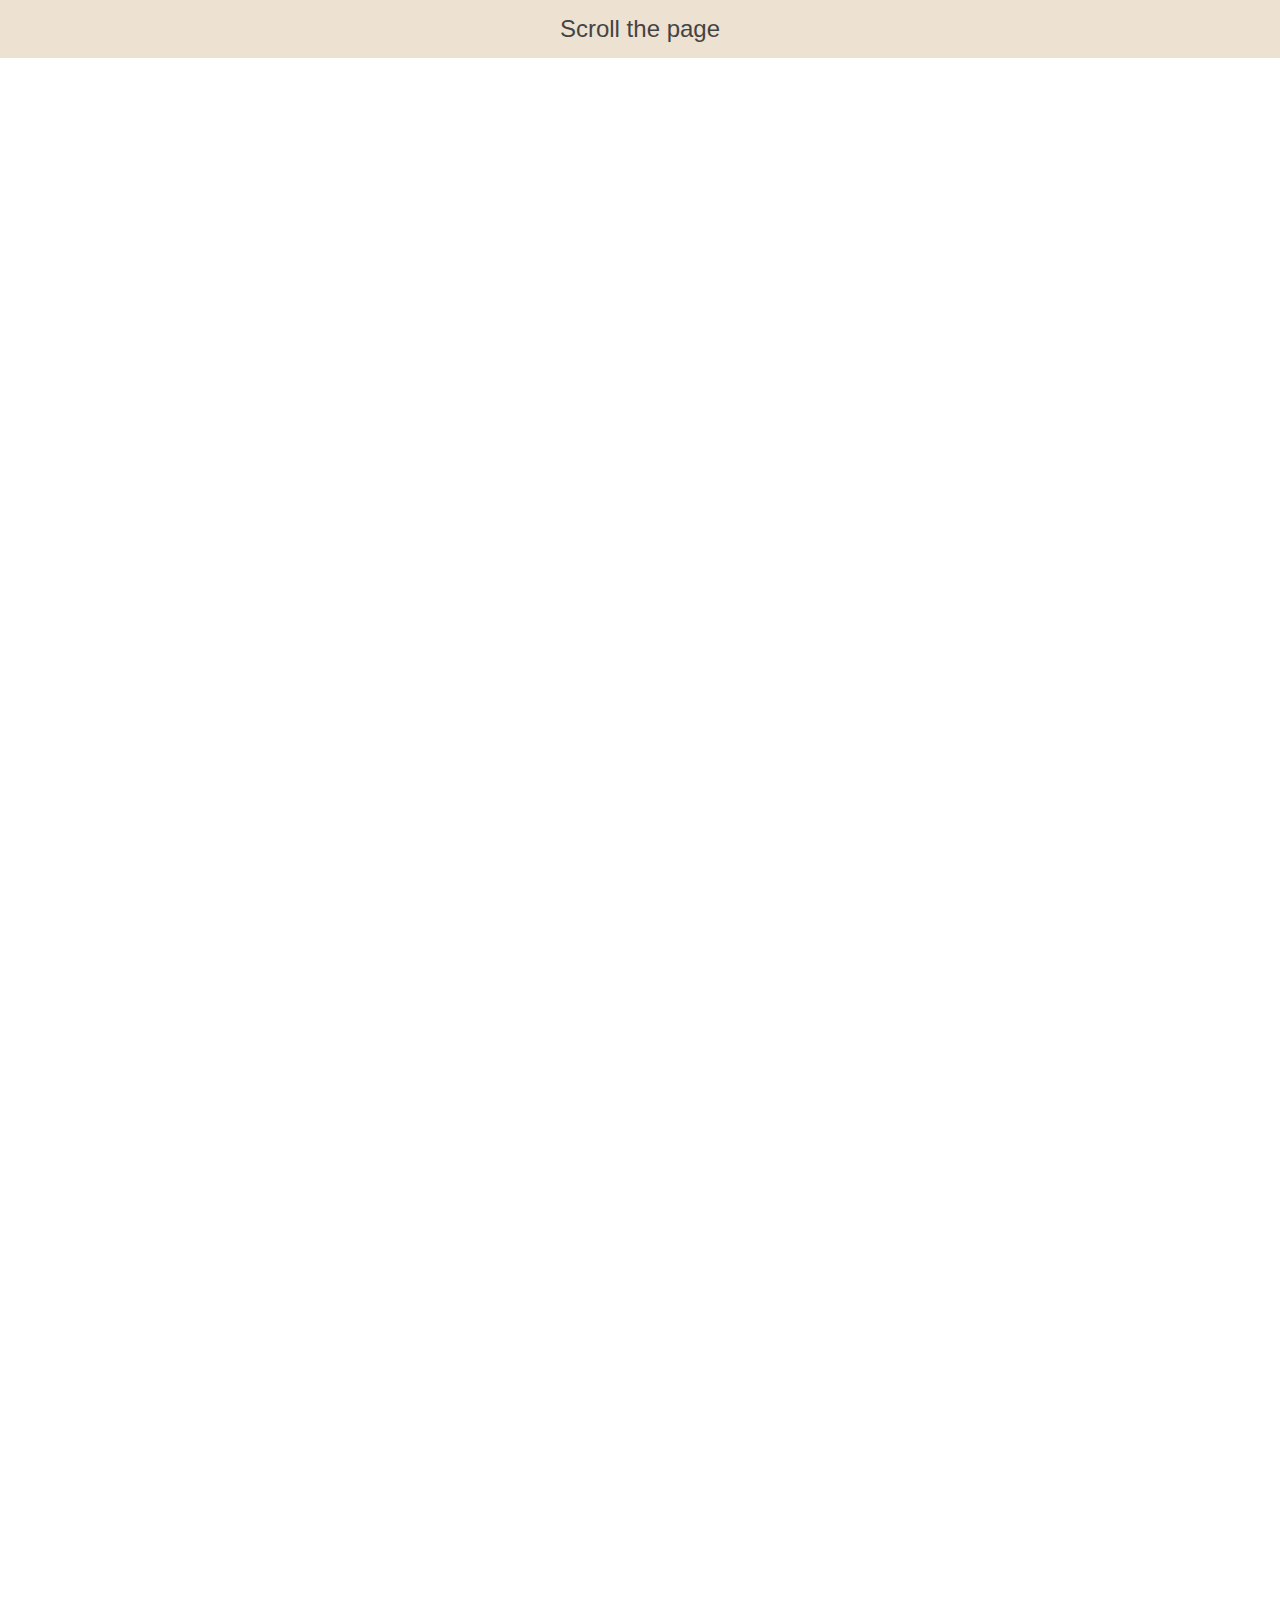
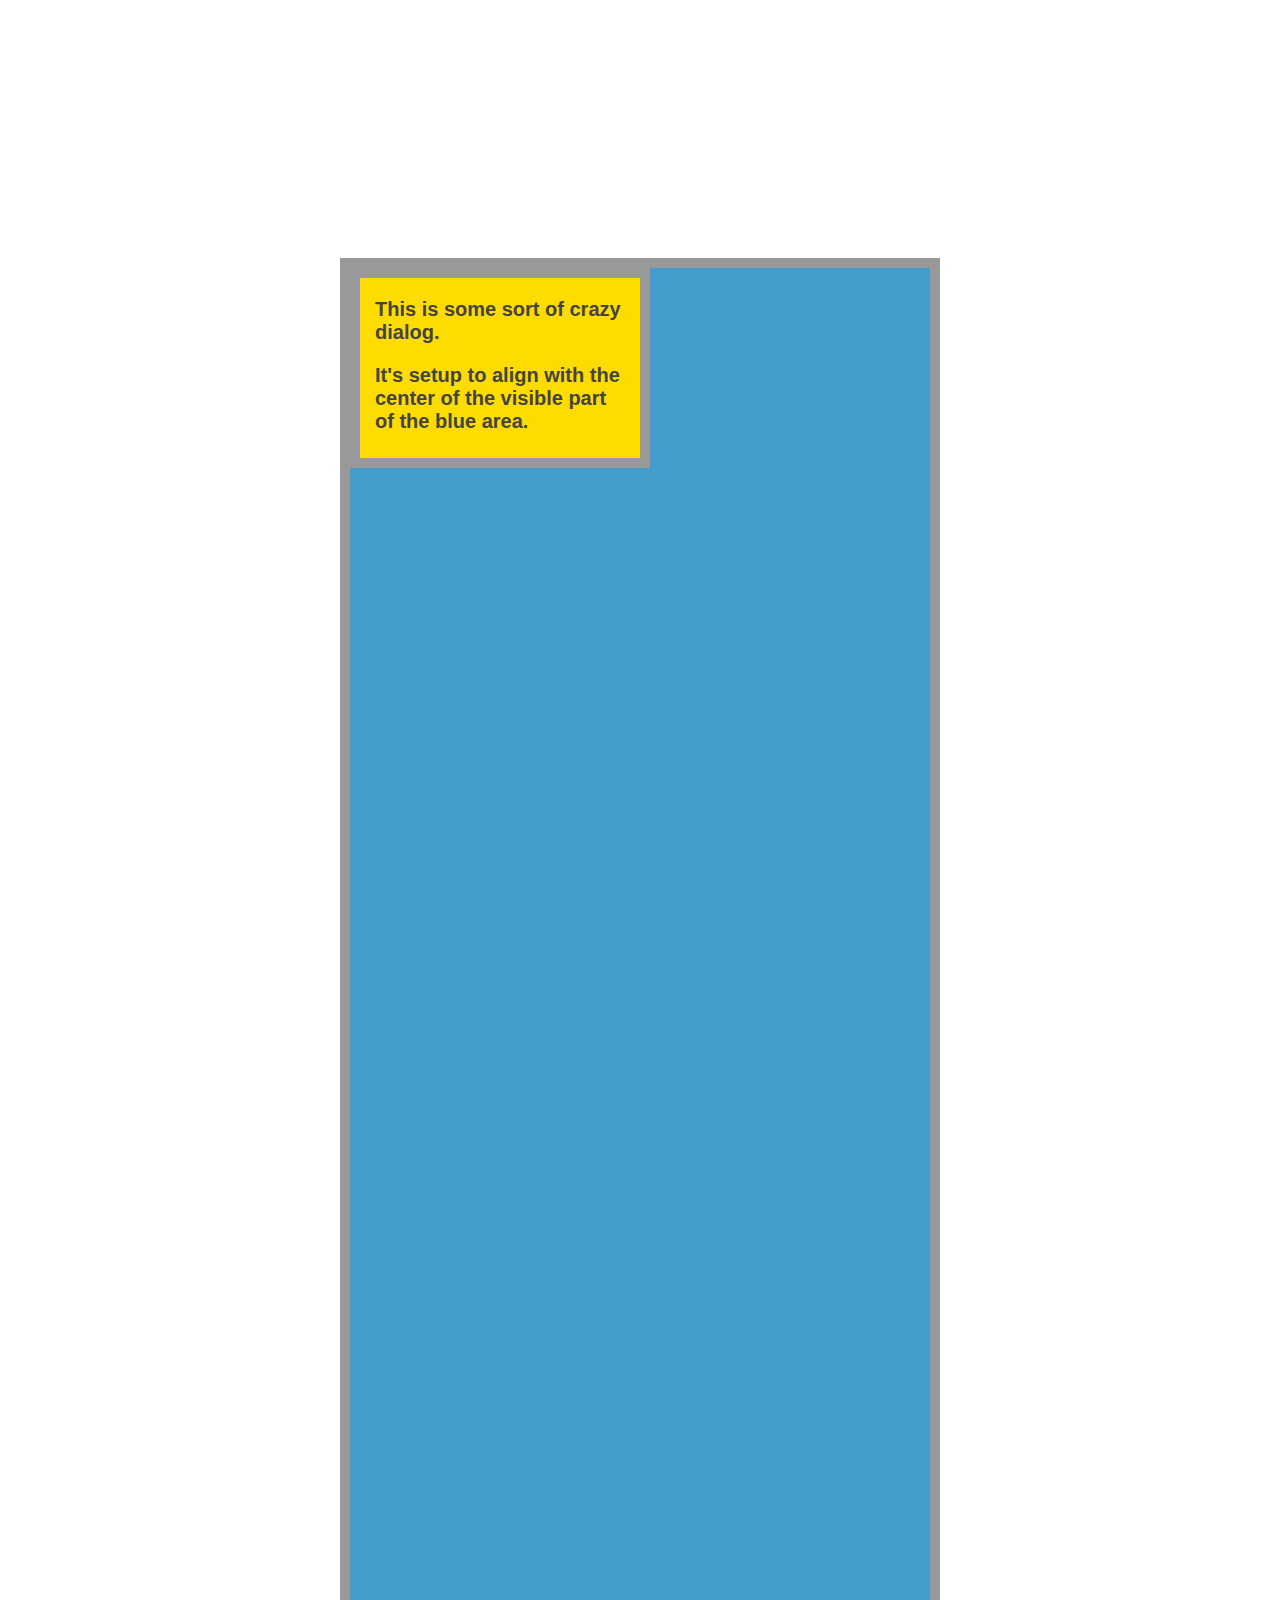
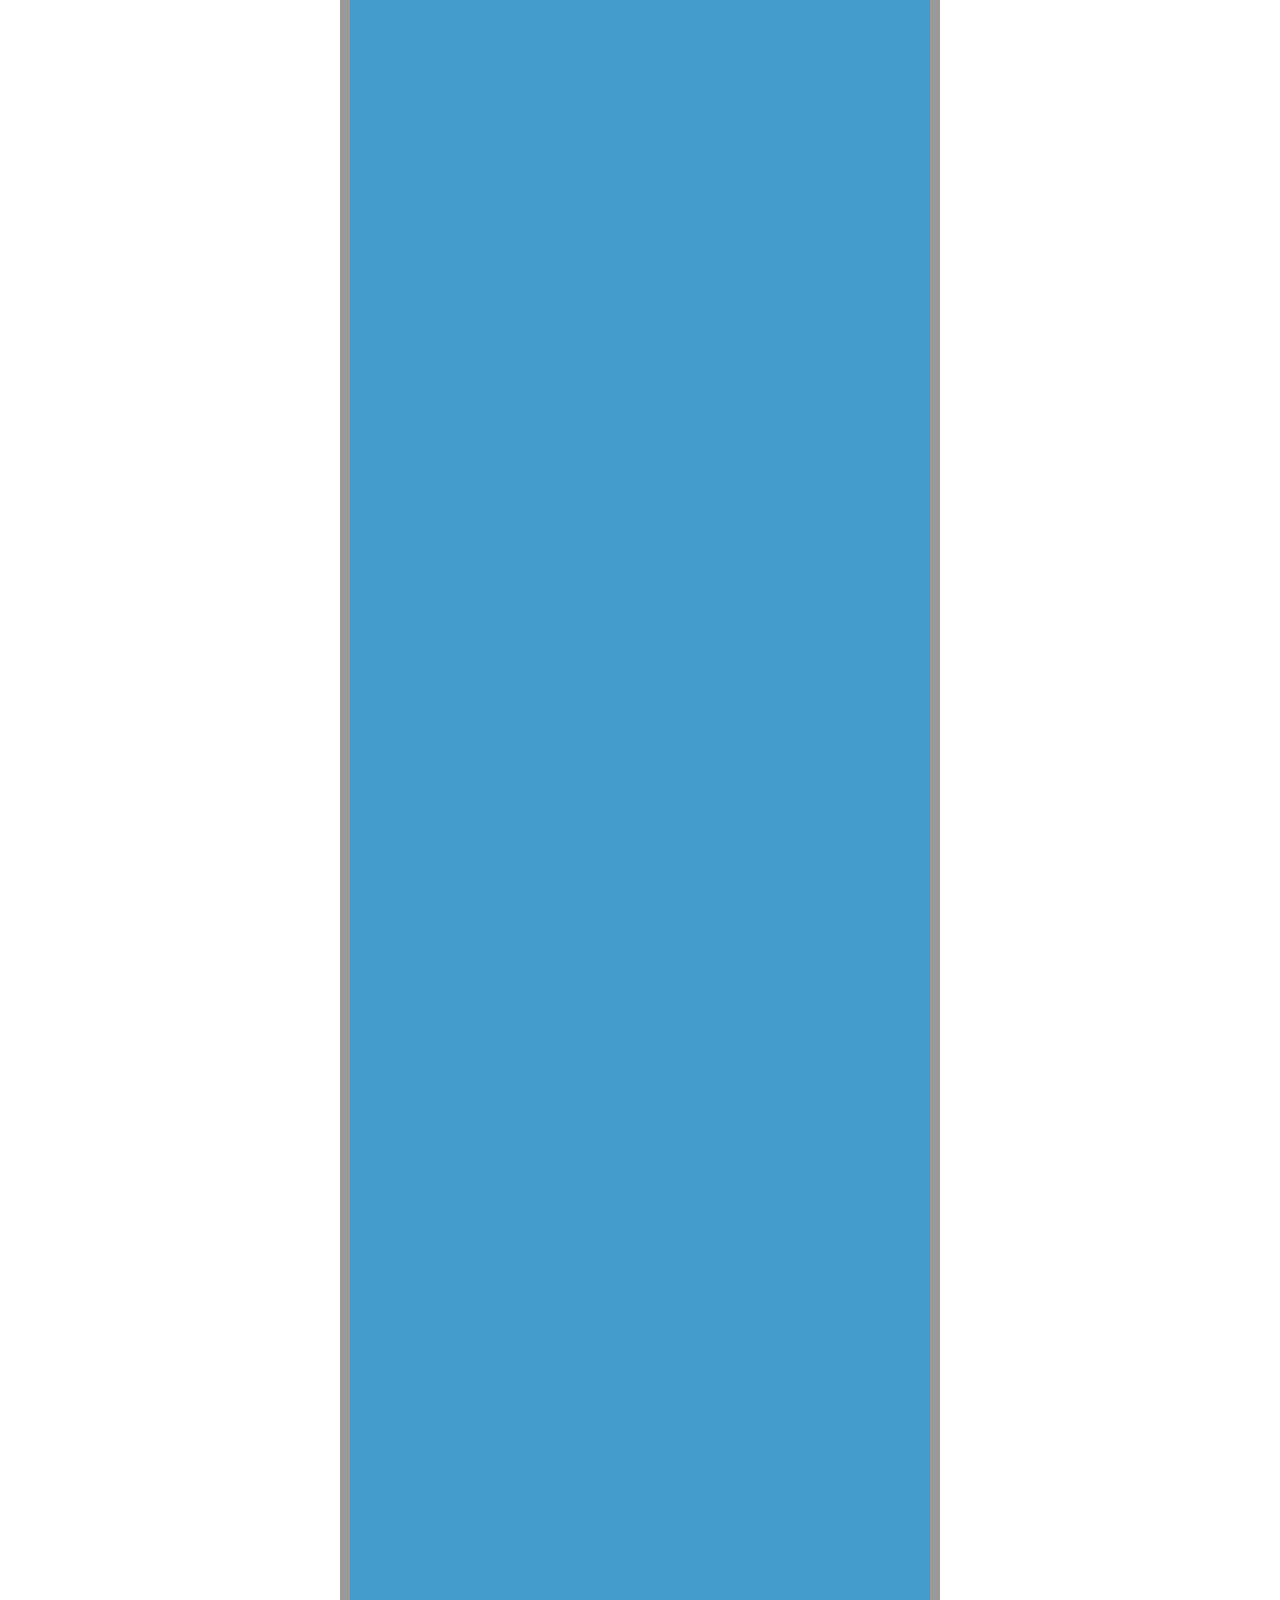
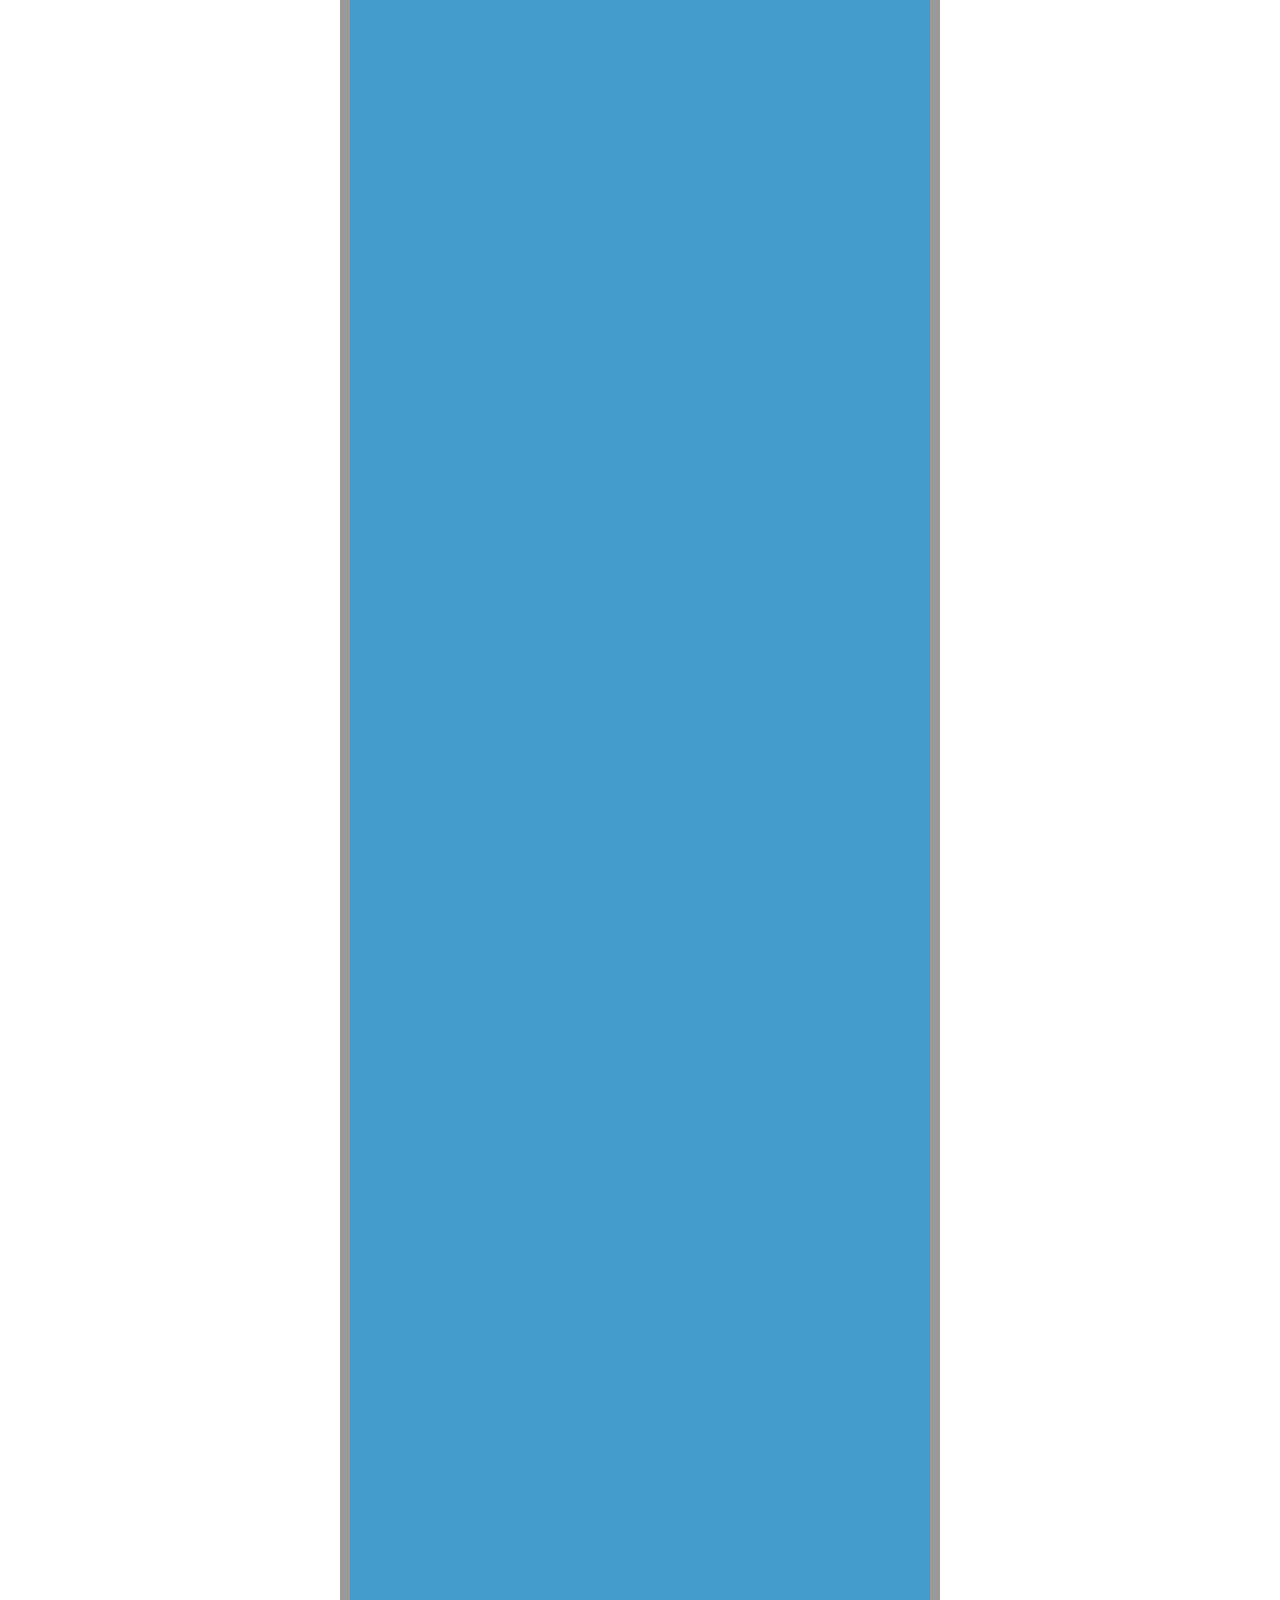
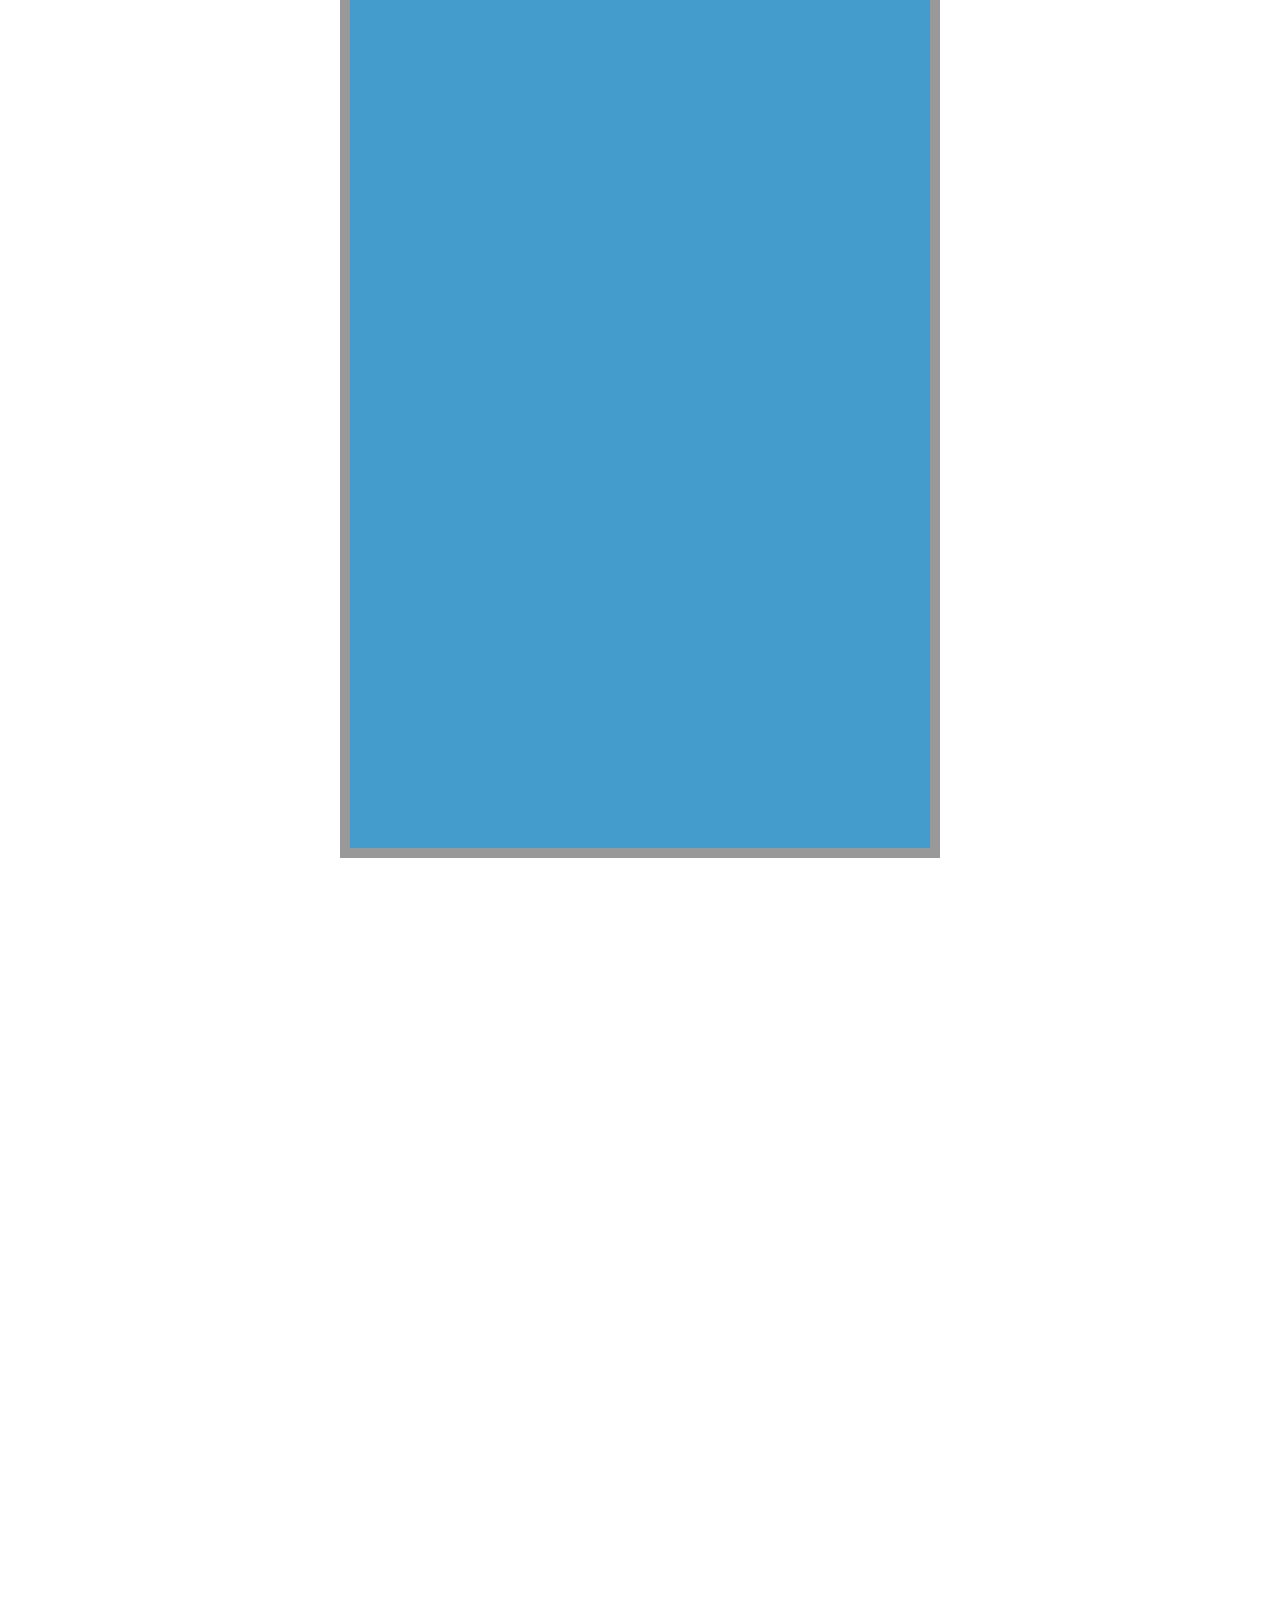
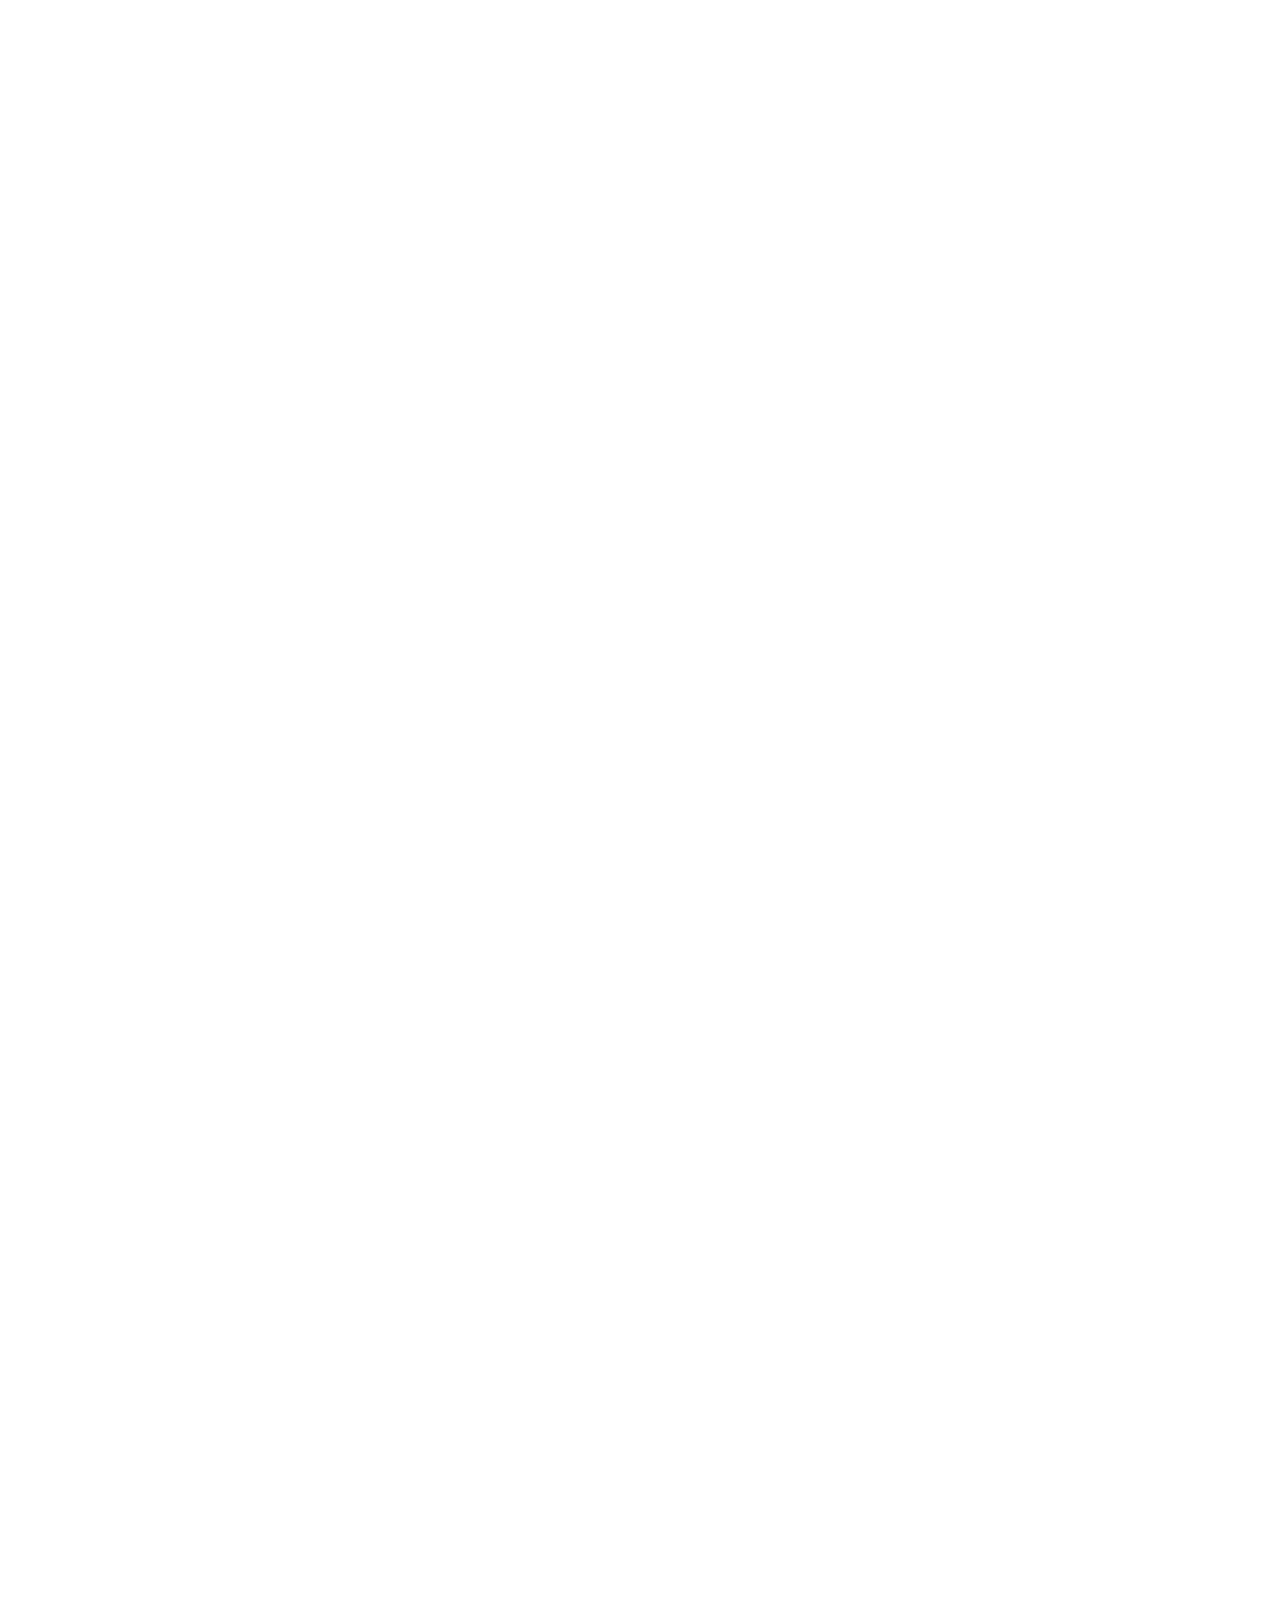
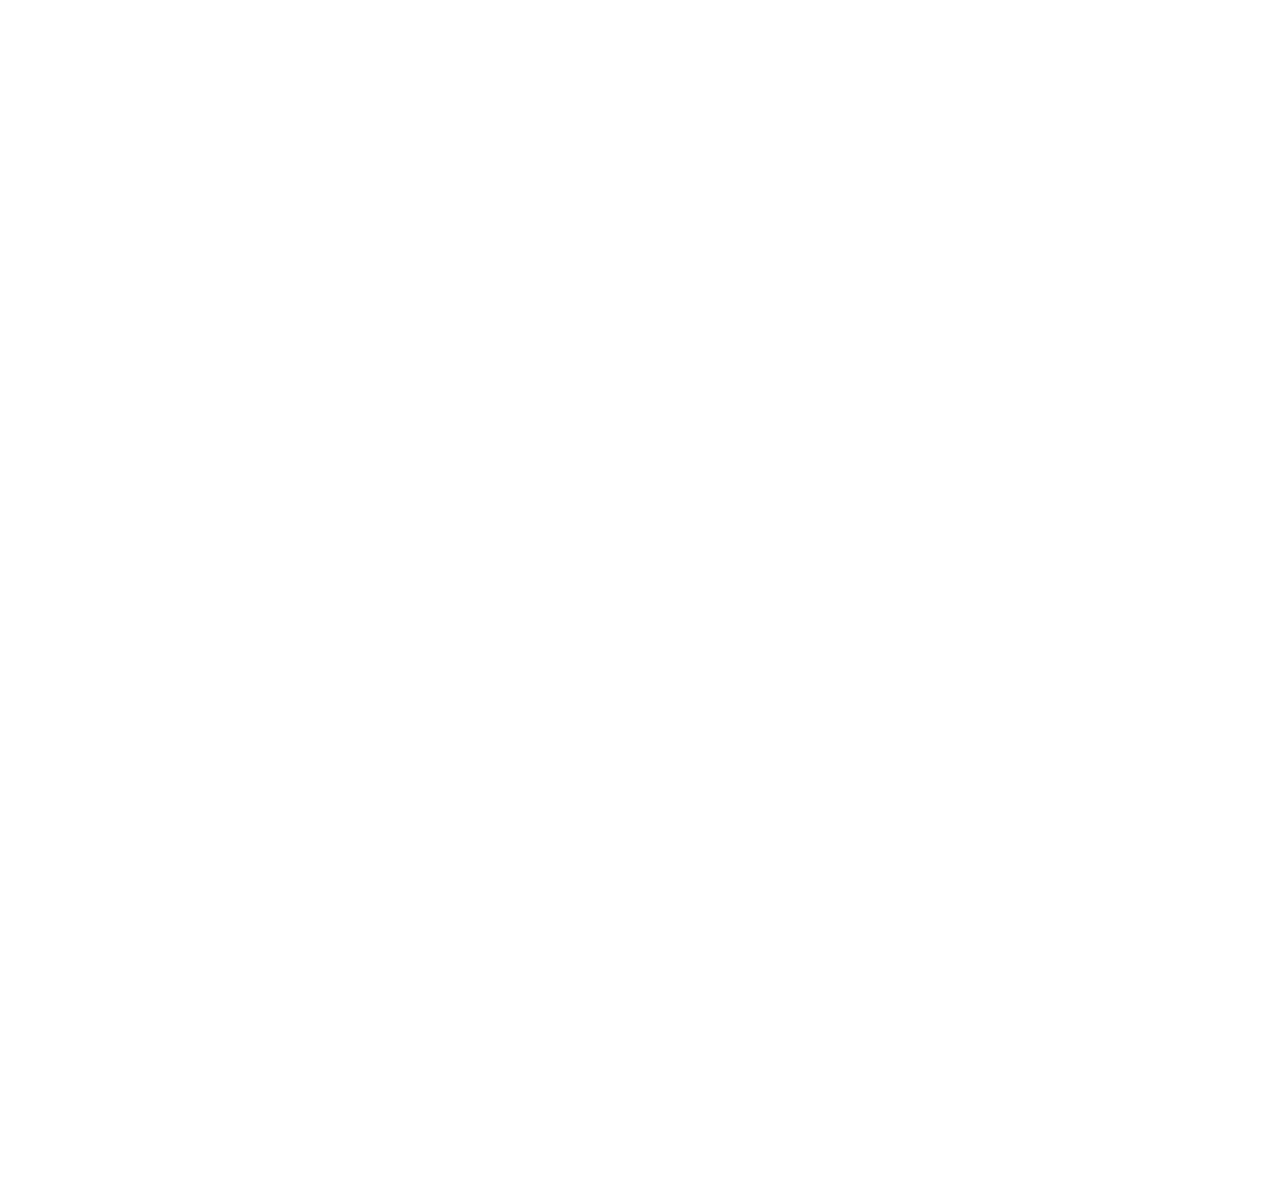
<file: src/main/resources/static/bower_components/tether/examples/content-visible/index.html>
<!DOCTYPE html>
<html>
    <head>
        <link rel="stylesheet" href="../resources/css/base.css" />
    </head>
    <body>

    <div class="instructions">Scroll the page</div>

    <style>
      .instructions {
        width: 100%;
        text-align: center;
        font-size: 24px;
        padding: 15px;
        background-color: rgba(210, 180, 140, 0.4);
      }

      * {
        box-sizing: border-box;
      }
      body {
        min-height: 1200vh;
        height: 100%;
      }

      .content-box {
        width: 600px;
        border: 10px solid #999;
        height: 600vh;
        background-color: #439CCC;
        margin: 200vh auto;
      }
      .element {
        border: 10px solid #999;
        background-color: #FFDC00;
        width: 300px;
        height: 200px;
        padding: 0 15px;
        font-size: 20px;
        font-weight: bold;
      }
    </style>

    <div class="content-box">
      <div class="element">
        <p>This is some sort of crazy dialog.</p>

        <p>It's setup to align with the center of the visible part of the blue area.</p>
      </div>
    </div>

    <script src="//github.hubspot.com/tether/dist/js/tether.js"></script>
    <script>
      new Tether({
        element: '.element',
        target: '.content-box',
        attachment: 'middle center',
        targetAttachment: 'middle center',
        targetModifier: 'visible'
      });
    </script>
  </body>
</html>
</file>
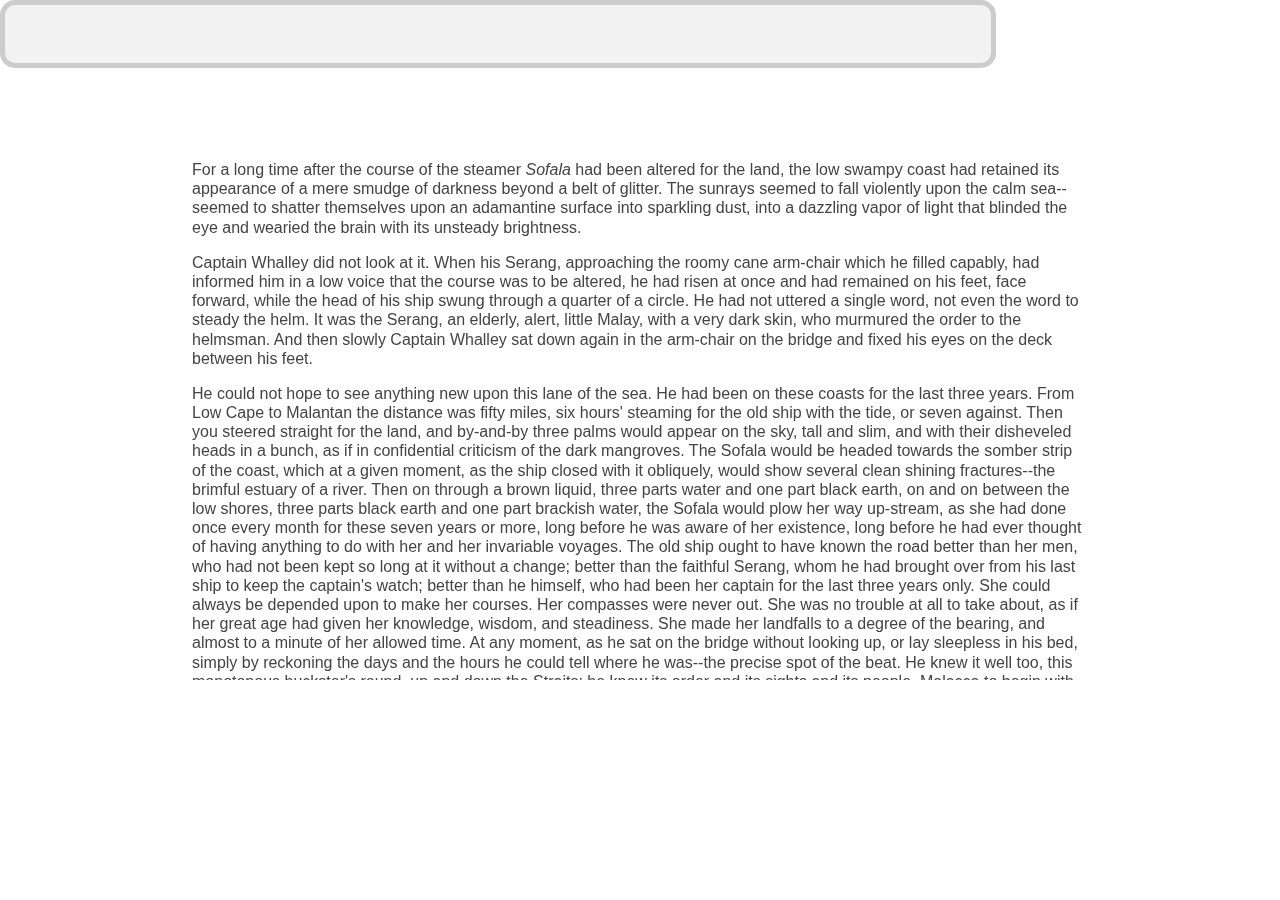
<file: src/main/resources/static/bower_components/tether/examples/element-scroll/index.html>
<!DOCTYPE html>
<html>
    <head>
      <link rel="stylesheet" href="../resources/css/base.css" />
    </head>
    <body>

    <div class="scroll">
      <p>For a long time after the course of the steamer <em>Sofala</em> had been
      altered for the land, the low swampy coast had retained its appearance
      of a mere smudge of darkness beyond a belt of glitter. The sunrays
      seemed to fall violently upon the calm sea--seemed to shatter themselves
      upon an adamantine surface into sparkling dust, into a dazzling vapor
      of light that blinded the eye and wearied the brain with its unsteady
      brightness.</p>

      <p>Captain Whalley did not look at it. When his Serang, approaching the
      roomy cane arm-chair which he filled capably, had informed him in a low
      voice that the course was to be altered, he had risen at once and had
      remained on his feet, face forward, while the head of his ship swung
      through a quarter of a circle. He had not uttered a single word, not
      even the word to steady the helm. It was the Serang, an elderly, alert,
      little Malay, with a very dark skin, who murmured the order to the
      helmsman. And then slowly Captain Whalley sat down again in the
      arm-chair on the bridge and fixed his eyes on the deck between his feet.</p>

      <p>He could not hope to see anything new upon this lane of the sea. He had
      been on these coasts for the last three years. From Low Cape to Malantan
      the distance was fifty miles, six hours' steaming for the old ship with
      the tide, or seven against. Then you steered straight for the land, and
      by-and-by three palms would appear on the sky, tall and slim, and with
      their disheveled heads in a bunch, as if in confidential criticism of
      the dark mangroves. The Sofala would be headed towards the somber
      strip of the coast, which at a given moment, as the ship closed with
      it obliquely, would show several clean shining fractures--the brimful
      estuary of a river. Then on through a brown liquid, three parts water
      and one part black earth, on and on between the low shores, three parts
      black earth and one part brackish water, the Sofala would plow her way
      up-stream, as she had done once every month for these seven years or
      more, long before he was aware of her existence, long before he had ever
      thought of having anything to do with her and her invariable voyages.
      The old ship ought to have known the road better than her men, who had
      not been kept so long at it without a change; better than the faithful
      Serang, whom he had brought over from his last ship to keep the
      captain's watch; better than he himself, who had been her captain for
      the last three years only. She could always be depended upon to make her
      courses. Her compasses were never out. She was no trouble at all to
      take about, as if her great age had given her knowledge, wisdom, and
      steadiness. She made her landfalls to a degree of the bearing, and
      almost to a minute of her allowed time. At any moment, as he sat on
      the bridge without looking up, or lay sleepless in his bed, simply by
      reckoning the days and the hours he could tell where he was--the precise
      spot of the beat. He knew it well too, this monotonous huckster's
      round, up and down the Straits; he knew its order and its sights and its
      people. Malacca to begin with, in at daylight and out at dusk, to cross
      over with a rigid phosphorescent wake this highway of the Far East.
      Darkness and gleams on the water, clear stars on a black sky, perhaps
      the lights of a home steamer keeping her unswerving course in the
      middle, or maybe the elusive shadow of a native craft with her mat sails
      flitting by silently--and the low land on the other side in sight
      at daylight. At noon the three palms of the next place of call, up a
      sluggish river. The only white man residing there was a retired young
      sailor, with whom he had become friendly in the course of many voyages.
      Sixty miles farther on there was another place of call, a deep bay with
      only a couple of houses on the beach. And so on, in and out, picking
      up coastwise cargo here and there, and finishing with a hundred miles'
      steady steaming through the maze of an archipelago of small islands up
      to a large native town at the end of the beat. There was a three days'
      rest for the old ship before he started her again in inverse order,
      seeing the same shores from another bearing, hearing the same voices
      in the same places, back again to the Sofala's port of registry on
      the great highway to the East, where he would take up a berth nearly
      opposite the big stone pile of the harbor office till it was time to
      start again on the old round of 1600 miles and thirty days. Not a very
      enterprising life, this, for Captain Whalley, Henry Whalley, otherwise
      Dare-devil Harry--Whalley of the Condor, a famous clipper in her day.
      No. Not a very enterprising life for a man who had served famous firms,
      who had sailed famous ships (more than one or two of them his own); who
      had made famous passages, had been the pioneer of new routes and new
      trades; who had steered across the unsurveyed tracts of the South Seas,
      and had seen the sun rise on uncharted islands. Fifty years at sea, and
      forty out in the East ("a pretty thorough apprenticeship," he used
      to remark smilingly), had made him honorably known to a generation of
      shipowners and merchants in all the ports from Bombay clear over to
      where the East merges into the West upon the coast of the two Americas.
      His fame remained writ, not very large but plain enough, on the
      Admiralty charts. Was there not somewhere between Australia and China a
      Whalley Island and a Condor Reef? On that dangerous coral formation the
      celebrated clipper had hung stranded for three days, her captain and
      crew throwing her cargo overboard with one hand and with the other, as
      it were, keeping off her a flotilla of savage war-canoes. At that time
      neither the island nor the reef had any official existence. Later the
      officers of her Majesty's steam vessel Fusilier, dispatched to make a
      survey of the route, recognized in the adoption of these two names the
      enterprise of the man and the solidity of the ship. Besides, as anyone
      who cares may see, the "General Directory," vol. ii. p. 410, begins the
      description of the "Malotu or Whalley Passage" with the words: "This
      advantageous route, first discovered in 1850 by Captain Whalley in the
      ship Condor," &amp;c., and ends by recommending it warmly to sailing vessels
      leaving the China ports for the south in the months from December to
      April inclusive.</p>

      <p>This was the clearest gain he had out of life. Nothing could rob him
      of this kind of fame. The piercing of the Isthmus of Suez, like the
      breaking of a dam, had let in upon the East a flood of new ships, new
      men, new methods of trade. It had changed the face of the Eastern seas
      and the very spirit of their life; so that his early experiences meant
      nothing whatever to the new generation of seamen.</p>

      <p>In those bygone days he had handled many thousands of pounds of his
      employers' money and of his own; he had attended faithfully, as by law
      a shipmaster is expected to do, to the conflicting interests of owners,
      charterers, and underwriters. He had never lost a ship or consented to
      a shady transaction; and he had lasted well, outlasting in the end the
      conditions that had gone to the making of his name. He had buried his
      wife (in the Gulf of Petchili), had married off his daughter to the man
      of her unlucky choice, and had lost more than an ample competence in the
      crash of the notorious Travancore and Deccan Banking Corporation, whose
      downfall had shaken the East like an earthquake. And he was sixty-five
      years old.</p>

      <p>His age sat lightly enough on him; and of his ruin he was not ashamed.
      He had not been alone to believe in the stability of the Banking
      Corporation. Men whose judgment in matters of finance was as expert as
      his seamanship had commended the prudence of his investments, and had
      themselves lost much money in the great failure. The only difference
      between him and them was that he had lost his all. And yet not his all.
      There had remained to him from his lost fortune a very pretty little
      bark, Fair Maid, which he had bought to occupy his leisure of a retired
      sailor--"to play with," as he expressed it himself.</p>

      <p>He had formally declared himself tired of the sea the year preceding his
      daughter's marriage. But after the young couple had gone to settle in
      Melbourne he found out that he could not make himself happy on shore. He
      was too much of a merchant sea-captain for mere yachting to satisfy him.
      He wanted the illusion of affairs; and his acquisition of the Fair
      Maid preserved the continuity of his life. He introduced her to his
      acquaintances in various ports as "my last command." When he grew too
      old to be trusted with a ship, he would lay her up and go ashore to be
      buried, leaving directions in his will to have the bark towed out and
      scuttled decently in deep water on the day of the funeral. His daughter
      would not grudge him the satisfaction of knowing that no stranger would
      handle his last command after him. With the fortune he was able to leave
      her, the value of a 500-ton bark was neither here nor there. All this
      would be said with a jocular twinkle in his eye: the vigorous old man
      had too much vitality for the sentimentalism of regret; and a little
      wistfully withal, because he was at home in life, taking a genuine
      pleasure in its feelings and its possessions; in the dignity of his
      reputation and his wealth, in his love for his daughter, and in his
      satisfaction with the ship--the plaything of his lonely leisure.</p>

      <p>He had the cabin arranged in accordance with his simple ideal of comfort
      at sea. A big bookcase (he was a great reader) occupied one side of his
      stateroom; the portrait of his late wife, a flat bituminous oil-painting
      representing the profile and one long black ringlet of a young woman,
      faced his bed-place. Three chronometers ticked him to sleep and greeted
      him on waking with the tiny competition of their beats. He rose at five
      every day. The officer of the morning watch, drinking his early cup
      of coffee aft by the wheel, would hear through the wide orifice of the
      copper ventilators all the splashings, blowings, and splutterings of
      his captain's toilet. These noises would be followed by a sustained
      deep murmur of the Lord's Prayer recited in a loud earnest voice. Five
      minutes afterwards the head and shoulders of Captain Whalley emerged
      out of the companion-hatchway. Invariably he paused for a while on the
      stairs, looking all round at the horizon; upwards at the trim of the
      sails; inhaling deep draughts of the fresh air. Only then he would step
      out on the poop, acknowledging the hand raised to the peak of the cap
      with a majestic and benign "Good morning to you." He walked the deck
      till eight scrupulously. Sometimes, not above twice a year, he had to
      use a thick cudgel-like stick on account of a stiffness in the hip--a
      slight touch of rheumatism, he supposed. Otherwise he knew nothing of
      the ills of the flesh. At the ringing of the breakfast bell he went
      below to feed his canaries, wind up the chronometers, and take the
      head of the table. From there he had before his eyes the big carbon
      photographs of his daughter, her husband, and two fat-legged babies
      --his grandchildren--set in black frames into the maplewood bulkheads
      of the cuddy. After breakfast he dusted the glass over these portraits
      himself with a cloth, and brushed the oil painting of his wife with a
      plumate kept suspended from a small brass hook by the side of the heavy
      gold frame. Then with the door of his stateroom shut, he would sit down
      on the couch under the portrait to read a chapter out of a thick pocket
      Bible--her Bible. But on some days he only sat there for half an hour
      with his finger between the leaves and the closed book resting on his
      knees. Perhaps he had remembered suddenly how fond of boat-sailing she
      used to be.</p>

      <p>She had been a real shipmate and a true woman too. It was like an
      article of faith with him that there never had been, and never could be,
      a brighter, cheerier home anywhere afloat or ashore than his home under
      the poop-deck of the Condor, with the big main cabin all white and gold,
      garlanded as if for a perpetual festival with an unfading wreath. She
      had decorated the center of every panel with a cluster of home flowers.
      It took her a twelvemonth to go round the cuddy with this labor of love.
      To him it had remained a marvel of painting, the highest achievement of
      taste and skill; and as to old Swinburne, his mate, every time he
      came down to his meals he stood transfixed with admiration before the
      progress of the work. You could almost smell these roses, he declared,
      sniffing the faint flavor of turpentine which at that time pervaded the
      saloon, and (as he confessed afterwards) made him somewhat less hearty
      than usual in tackling his food. But there was nothing of the sort to
      interfere with his enjoyment of her singing. "Mrs. Whalley is a regular
      out-and-out nightingale, sir," he would pronounce with a judicial air
      after listening profoundly over the skylight to the very end of the
      piece. In fine weather, in the second dog-watch, the two men could hear
      her trills and roulades going on to the accompaniment of the piano in
      the cabin. On the very day they got engaged he had written to London
      for the instrument; but they had been married for over a year before it
      reached them, coming out round the Cape. The big case made part of the
      first direct general cargo landed in Hong-kong harbor--an event that to
      the men who walked the busy quays of to-day seemed as hazily remote as
      the dark ages of history. But Captain Whalley could in a half hour of
      solitude live again all his life, with its romance, its idyl, and its
      sorrow. He had to close her eyes himself. She went away from under the
      ensign like a sailor's wife, a sailor herself at heart. He had read
      the service over her, out of her own prayer-book, without a break in his
      voice. When he raised his eyes he could see old Swinburne facing him
      with his cap pressed to his breast, and his rugged, weather-beaten,
      impassive face streaming with drops of water like a lump of chipped red
      granite in a shower. It was all very well for that old sea-dog to cry.
      He had to read on to the end; but after the splash he did not remember
      much of what happened for the next few days. An elderly sailor of the
      crew, deft at needlework, put together a mourning frock for the child
      out of one of her black skirts.</p>

      <p>He was not likely to forget; but you cannot dam up life like a sluggish
      stream. It will break out and flow over a man's troubles, it will close
      upon a sorrow like the sea upon a dead body, no matter how much love has
      gone to the bottom. And the world is not bad. People had been very
      kind to him; especially Mrs. Gardner, the wife of the senior partner
      in Gardner, Patteson, &amp; Co., the owners of the Condor. It was she who
      volunteered to look after the little one, and in due course took her to
      England (something of a journey in those days, even by the overland
      mail route) with her own girls to finish her education. It was ten years
      before he saw her again.</p>

      <p>As a little child she had never been frightened of bad weather; she
      would beg to be taken up on deck in the bosom of his oilskin coat to
      watch the big seas hurling themselves upon the Condor. The swirl and
      crash of the waves seemed to fill her small soul with a breathless
      delight. "A good boy spoiled," he used to say of her in joke. He had
      named her Ivy because of the sound of the word, and obscurely fascinated
      by a vague association of ideas. She had twined herself tightly round
      his heart, and he intended her to cling close to her father as to a
      tower of strength; forgetting, while she was little, that in the nature
      of things she would probably elect to cling to someone else. But
      he loved life well enough for even that event to give him a certain
      satisfaction, apart from his more intimate feeling of loss.</p>

      <p>After he had purchased the Fair Maid to occupy his loneliness, he
      hastened to accept a rather unprofitable freight to Australia simply for
      the opportunity of seeing his daughter in her own home. What made him
      dissatisfied there was not to see that she clung now to somebody else,
      but that the prop she had selected seemed on closer examination "a
      rather poor stick"--even in the matter of health. He disliked his
      son-in-law's studied civility perhaps more than his method of
      handling the sum of money he had given Ivy at her marriage. But of his
      apprehensions he said nothing. Only on the day of his departure, with
      the hall-door open already, holding her hands and looking steadily into
      her eyes, he had said, "You know, my dear, all I have is for you and the
      chicks. Mind you write to me openly." She had answered him by an almost
      imperceptible movement of her head. She resembled her mother in
      the color of her eyes, and in character--and also in this, that she
      understood him without many words.</p>

      <p>Sure enough she had to write; and some of these letters made Captain
      Whalley lift his white eye-brows. For the rest he considered he was
      reaping the true reward of his life by being thus able to produce on
      demand whatever was needed. He had not enjoyed himself so much in a
      way since his wife had died. Characteristically enough his son-in-law's
      punctuality in failure caused him at a distance to feel a sort of
      kindness towards the man. The fellow was so perpetually being jammed on
      a lee shore that to charge it all to his reckless navigation would be
      manifestly unfair. No, no! He knew well what that meant. It was bad
      luck. His own had been simply marvelous, but he had seen in his life too
      many good men--seamen and others--go under with the sheer weight of bad
      luck not to recognize the fatal signs. For all that, he was cogitating
      on the best way of tying up very strictly every penny he had to leave,
      when, with a preliminary rumble of rumors (whose first sound reached
      him in Shanghai as it happened), the shock of the big failure came;
      and, after passing through the phases of stupor, of incredulity, of
      indignation, he had to accept the fact that he had nothing to speak of
      to leave.</p>

      <p>Upon that, as if he had only waited for this catastrophe, the unlucky
      man, away there in Melbourne, gave up his unprofitable game, and sat
      down--in an invalid's bath-chair at that too. "He will never walk
      again," wrote the wife. For the first time in his life Captain Whalley
      was a bit staggered.</p>

      <p>The Fair Maid had to go to work in bitter earnest now. It was no longer
      a matter of preserving alive the memory of Dare-devil Harry Whalley in
      the Eastern Seas, or of keeping an old man in pocket-money and clothes,
      with, perhaps, a bill for a few hundred first-class cigars thrown in at
      the end of the year. He would have to buckle-to, and keep her going hard
      on a scant allowance of gilt for the ginger-bread scrolls at her stem
      and stern.</p>

      <p>This necessity opened his eyes to the fundamental changes of the world.
      Of his past only the familiar names remained, here and there, but
      the things and the men, as he had known them, were gone. The name of
      Gardner, Patteson, &amp; Co. was still displayed on the walls of warehouses
      by the waterside, on the brass plates and window-panes in the business
      quarters of more than one Eastern port, but there was no longer a
      Gardner or a Patteson in the firm. There was no longer for Captain
      Whalley an arm-chair and a welcome in the private office, with a bit of
      business ready to be put in the way of an old friend, for the sake of
      bygone services. The husbands of the Gardner girls sat behind the desks
      in that room where, long after he had left the employ, he had kept his
      right of entrance in the old man's time. Their ships now had yellow
      funnels with black tops, and a time-table of appointed routes like a
      confounded service of tramways. The winds of December and June were all
      one to them; their captains (excellent young men he doubted not) were,
      to be sure, familiar with Whalley Island, because of late years the
      Government had established a white fixed light on the north end (with
      a red danger sector over the Condor Reef), but most of them would have
      been extremely surprised to hear that a flesh-and-blood Whalley still
      existed--an old man going about the world trying to pick up a cargo here
      and there for his little bark.</p>

      <p>And everywhere it was the same. Departed the men who would have nodded
      appreciatively at the mention of his name, and would have thought
      themselves bound in honor to do something for Dare-devil Harry Whalley.
      Departed the opportunities which he would have known how to seize; and
      gone with them the white-winged flock of clippers that lived in the
      boisterous uncertain life of the winds, skimming big fortunes out of
      the foam of the sea. In a world that pared down the profits to an
      irreducible minimum, in a world that was able to count its disengaged
      tonnage twice over every day, and in which lean charters were snapped up
      by cable three months in advance, there were no chances of fortune for
      an individual wandering haphazard with a little bark--hardly indeed any
      room to exist.</p>

      <p>He found it more difficult from year to year. He suffered greatly from
      the smallness of remittances he was able to send his daughter. Meantime
      he had given up good cigars, and even in the matter of inferior cheroots
      limited himself to six a day. He never told her of his difficulties, and
      she never enlarged upon her struggle to live. Their confidence in each
      other needed no explanations, and their perfect understanding endured
      without protestations of gratitude or regret. He would have been shocked
      if she had taken it into her head to thank him in so many words, but
      he found it perfectly natural that she should tell him she needed two
      hundred pounds.</p>

      <p>He had come in with the Fair Maid in ballast to look for a freight in
      the Sofala's port of registry, and her letter met him there. Its tenor
      was that it was no use mincing matters. Her only resource was in opening
      a boarding-house, for which the prospects, she judged, were good. Good
      enough, at any rate, to make her tell him frankly that with two hundred
      pounds she could make a start. He had torn the envelope open, hastily,
      on deck, where it was handed to him by the ship-chandler's runner, who
      had brought his mail at the moment of anchoring. For the second time
      in his life he was appalled, and remained stock-still at the cabin door
      with the paper trembling between his fingers. Open a boarding-house! Two
      hundred pounds for a start! The only resource! And he did not know where
      to lay his hands on two hundred pence.</p>

      <p>All that night Captain Whalley walked the poop of his anchored ship, as
      though he had been about to close with the land in thick weather, and
      uncertain of his position after a run of many gray days without a sight
      of sun, moon, or stars. The black night twinkled with the guiding lights
      of seamen and the steady straight lines of lights on shore; and all
      around the Fair Maid the riding lights of ships cast trembling trails
      upon the water of the roadstead. Captain Whalley saw not a gleam
      anywhere till the dawn broke and he found out that his clothing was
      soaked through with the heavy dew.</p>

      <p>His ship was awake. He stopped short, stroked his wet beard, and
      descended the poop ladder backwards, with tired feet. At the sight
      of him the chief officer, lounging about sleepily on the quarterdeck,
      remained open-mouthed in the middle of a great early-morning yawn.</p>

      <p>"Good morning to you," pronounced Captain Whalley solemnly, passing into
      the cabin. But he checked himself in the doorway, and without looking
      back, "By the bye," he said, "there should be an empty wooden case put
      away in the lazarette. It has not been broken up--has it?"</p>

      <p>The mate shut his mouth, and then asked as if dazed, "What empty case,
      sir?"</p>

      <p>"A big flat packing-case belonging to that painting in my room. Let it
      be taken up on deck and tell the carpenter to look it over. I may want
      to use it before long."</p>

      <p>The chief officer did not stir a limb till he had heard the door of the
      captain's state-room slam within the cuddy. Then he beckoned aft the
      second mate with his forefinger to tell him that there was something "in
      the wind."</p>

      <p>When the bell rang Captain Whalley's authoritative voice boomed out
      through a closed door, "Sit down and don't wait for me." And his
      impressed officers took their places, exchanging looks and whispers
      across the table. What! No breakfast? And after apparently knocking
      about all night on deck, too! Clearly, there was something in the wind.
      In the skylight above their heads, bowed earnestly over the plates,
      three wire cages rocked and rattled to the restless jumping of the
      hungry canaries; and they could detect the sounds of their "old
      man's" deliberate movements within his state-room. Captain Whalley was
      methodically winding up the chronometers, dusting the portrait of
      his late wife, getting a clean white shirt out of the drawers, making
      himself ready in his punctilious unhurried manner to go ashore. He could
      not have swallowed a single mouthful of food that morning. He had made
      up his mind to sell the Fair Maid.</p>
    </div>

    <div class="pointer"></div>

    <style>
      body {
        cursor: pointer;
      }
      .scroll {
        height: 80vh;
        width: 80vw;
        max-height: 600px;
        position: fixed;
        top: 5em;
        left: 10vw;

        overflow-y: scroll;
        padding: 4em;
        box-sizing: border-box;
        line-height: 1.2;
      }
      .scroll::-webkit-scrollbar, .scroll::-webkit-scrollbar-track, .scroll::-webkit-scrollbar-thumb {
        display: none;
      }

      .pointer {
        height: 3.6em;
        width: 77vw;
        border: 5px solid #CCC;
        border-radius: 15px;
        background-color: rgba(0, 0, 0, 0.05);
        pointer-events: none;
      }
      .highlight {
        background-color: rgba(255, 255, 0, 0.3);
      }
      .hover {
        background-color: rgba(0, 255, 255, 0.2);
      }
    </style>

    <script src="//github.hubspot.com/tether/dist/js/tether.js"></script>
    <script>
      var pointer = document.querySelector('.pointer');
      var scroll = document.querySelector('.scroll');

      // This creates the pointer tether and links it up
      // with the scroll handle
      new Tether({
        element: pointer,
        target: scroll,
        attachment: 'middle right',
        targetAttachment: 'middle left',
        targetModifier: 'scroll-handle'
      });

      // Everything after this is for the highlighting effect
      var paras = document.querySelectorAll('p');
      for(var i=paras.length; i--;){
        var sents = paras[i].innerHTML.split('.');
        for (var j=sents.length; j--;){
          if (sents[j].trim().length)
            sents[j] = '<span>' + sents[j] + '.</span>';
        }
        paras[i].innerHTML = sents.join('');
      }

      var spans = document.querySelectorAll('p span');

      function highlight(){
        if (!spans) return;

        var bar = pointer.getBoundingClientRect();

        for (var i=spans.length; i--;){
          var coord = spans[i].getBoundingClientRect();

          if (bar.top < coord.top && bar.bottom > coord.top){
            spans[i].classList.add('hover');
          } else if (spans[i].classList.contains('hover')) {
            spans[i].classList.remove('hover');
          }
        }

        requestAnimationFrame(highlight);
      }

      highlight();

      document.body.addEventListener('click', function(){
        var els = document.querySelectorAll('.hover');
        for (var i=els.length; i--;)
          els[i].classList.toggle('highlight');
      });
    </script>
  </body>
</html>
</file>
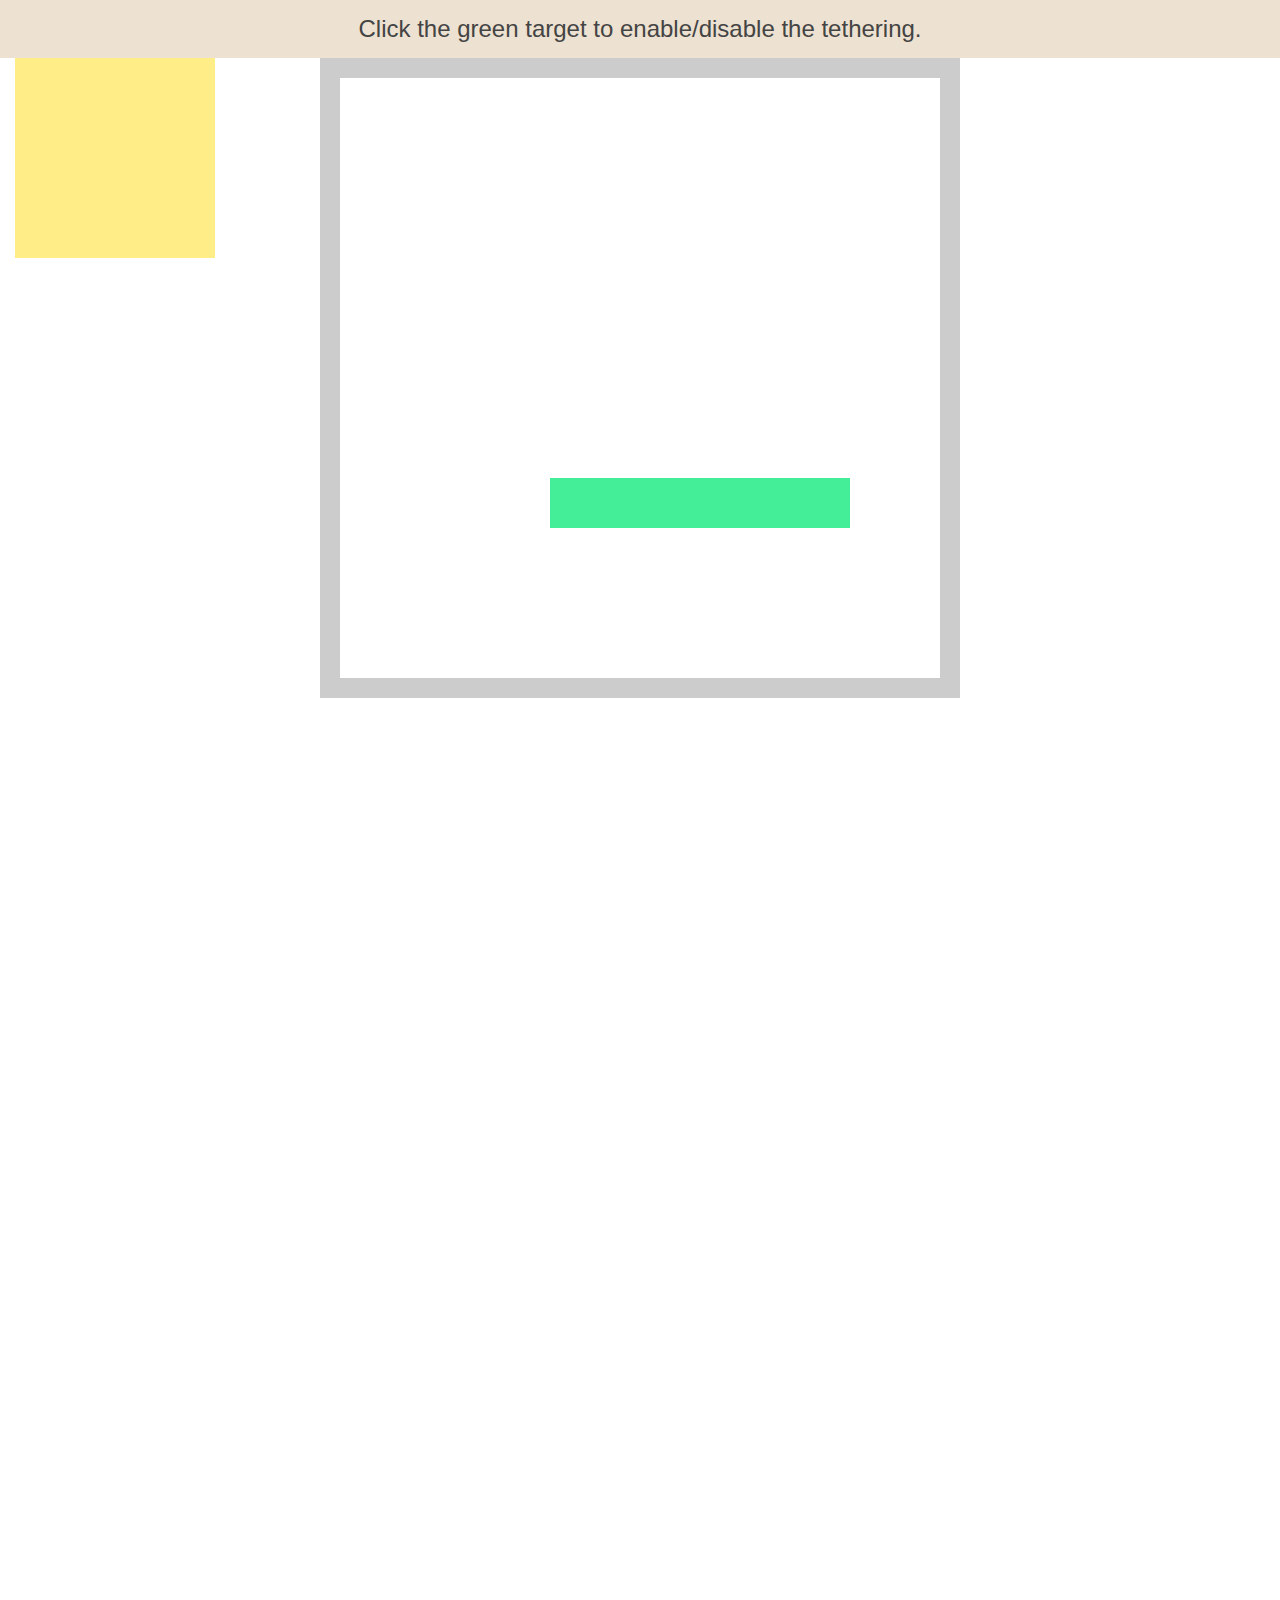
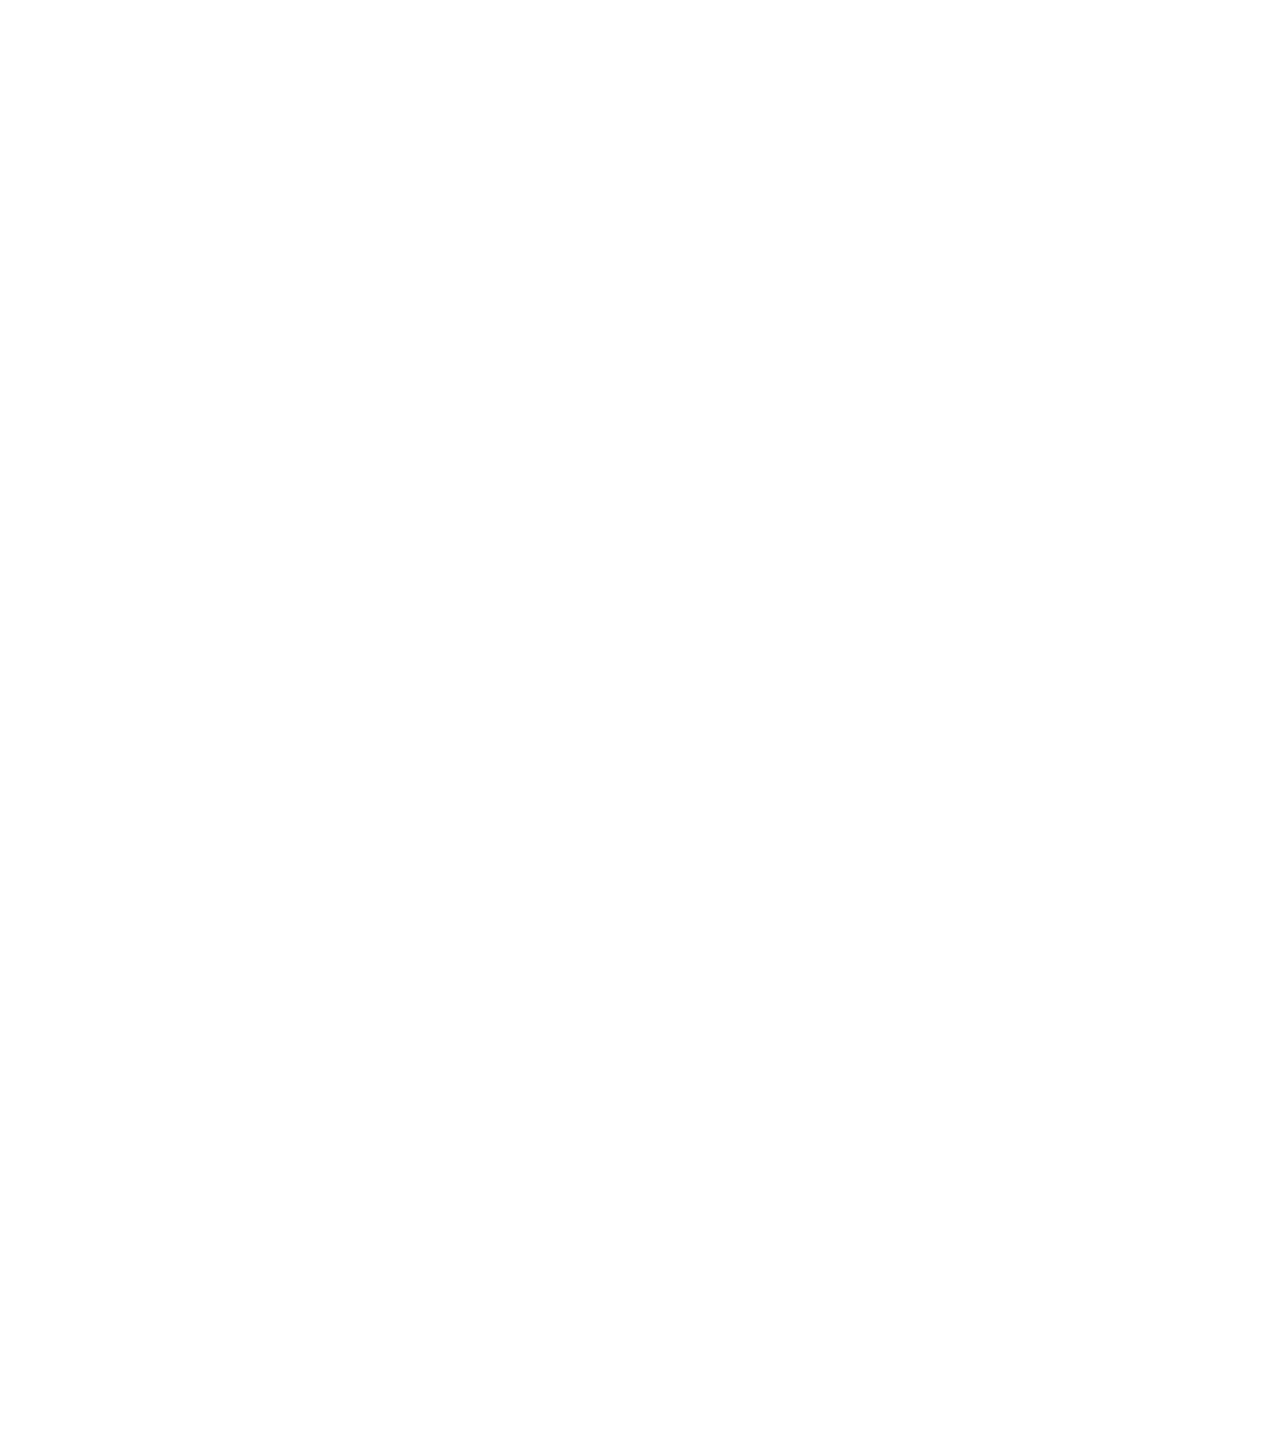
<file: src/main/resources/static/bower_components/tether/examples/enable-disable/index.html>
<!DOCTYPE html>
<html>
    <head>
        <meta charset="utf-8">
        <meta http-equiv="X-UA-Compatible" content="chrome=1">
        <meta name="viewport" content="width=device-width, initial-scale=1, user-scalable=no">
        <link rel="stylesheet" href="../resources/css/base.css" />
        <link rel="stylesheet" href="../common/css/style.css" />
    </head>
    <body>
        <div class="instructions">Click the green target to enable/disable the tethering.</div>

        <div class="element"></div>
        <div class="container">
            <div class="pad"></div>
            <div class="target"></div>
            <div class="pad"></div>
        </div>

        <script src="//github.hubspot.com/tether/dist/js/tether.js"></script>
        <script>
            var tether = new Tether({
                element: '.element',
                target: '.target',
                attachment: 'top left',
                targetAttachment: 'top right'
            });

            document.querySelector('.target').addEventListener('click', function(){
                if (tether.enabled)
                    tether.disable();
                else
                    tether.enable();
            });
        </script>
    </body>
</html>
</file>
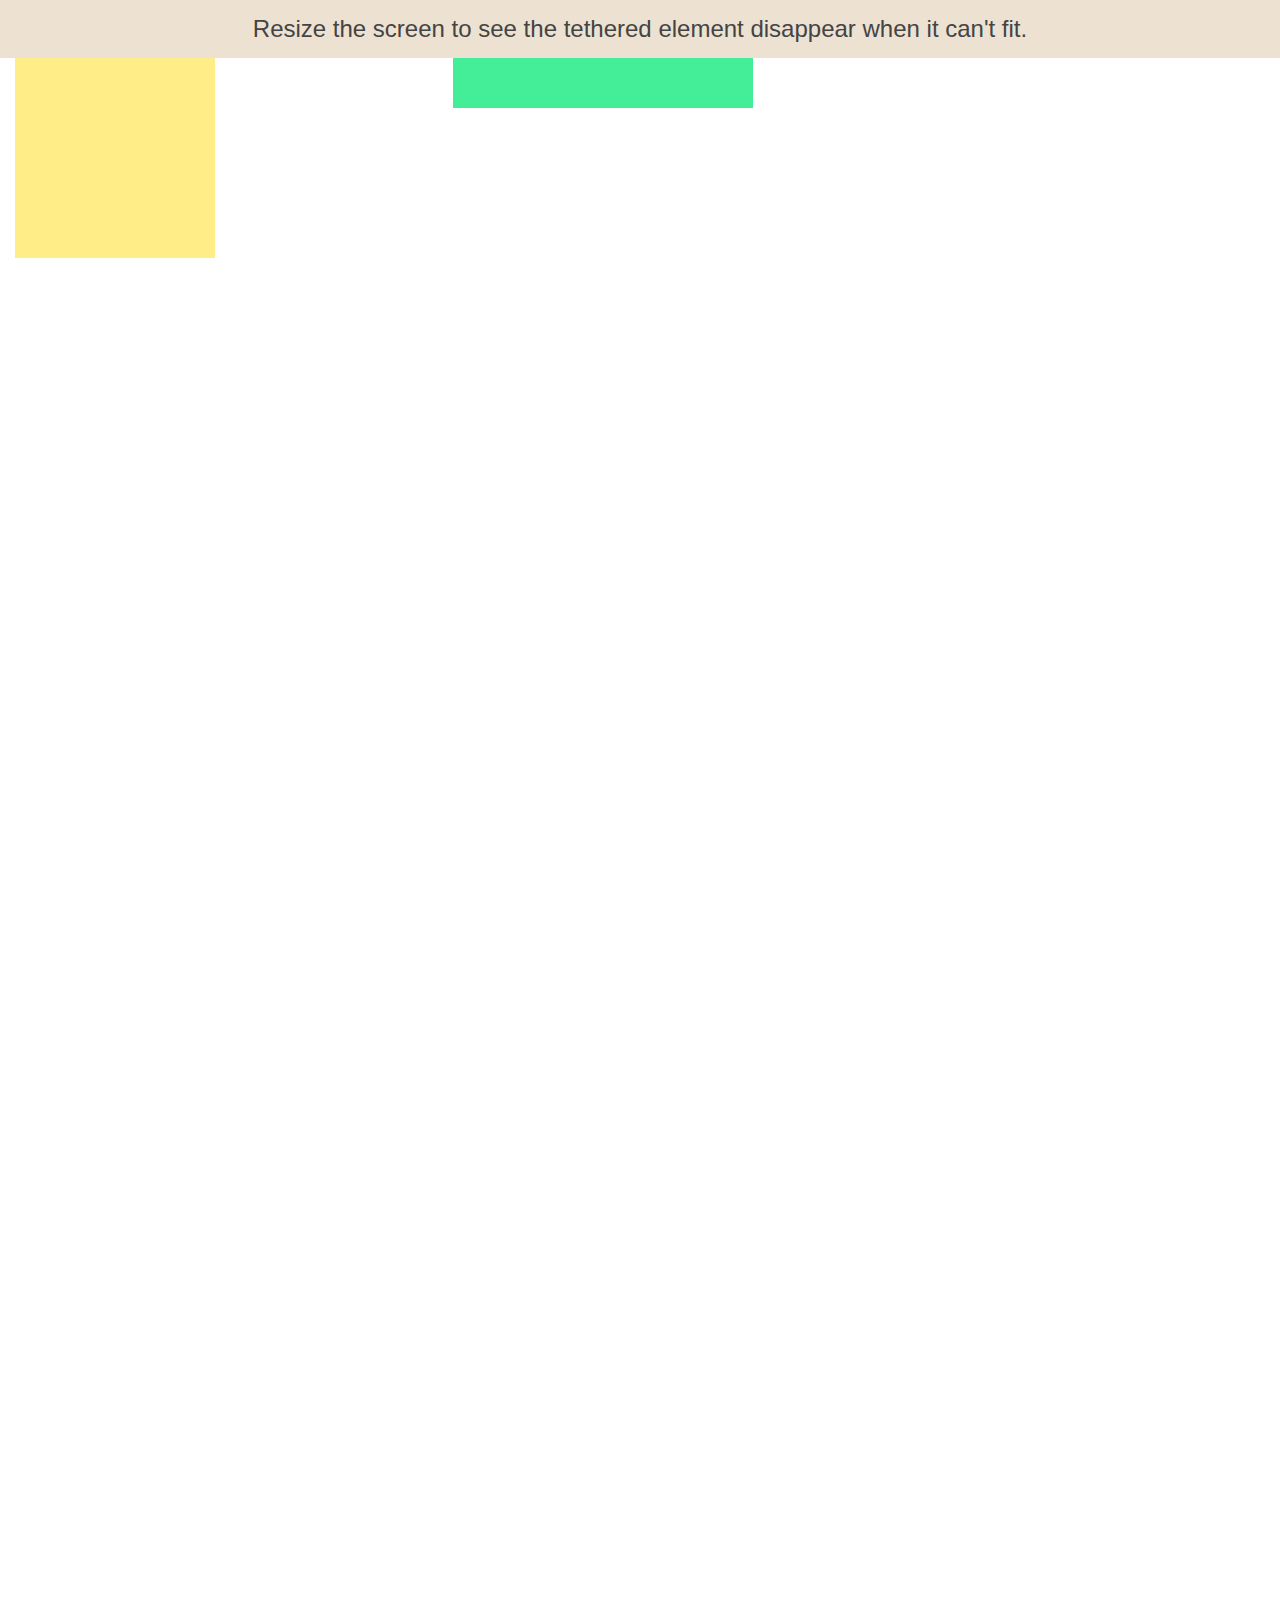
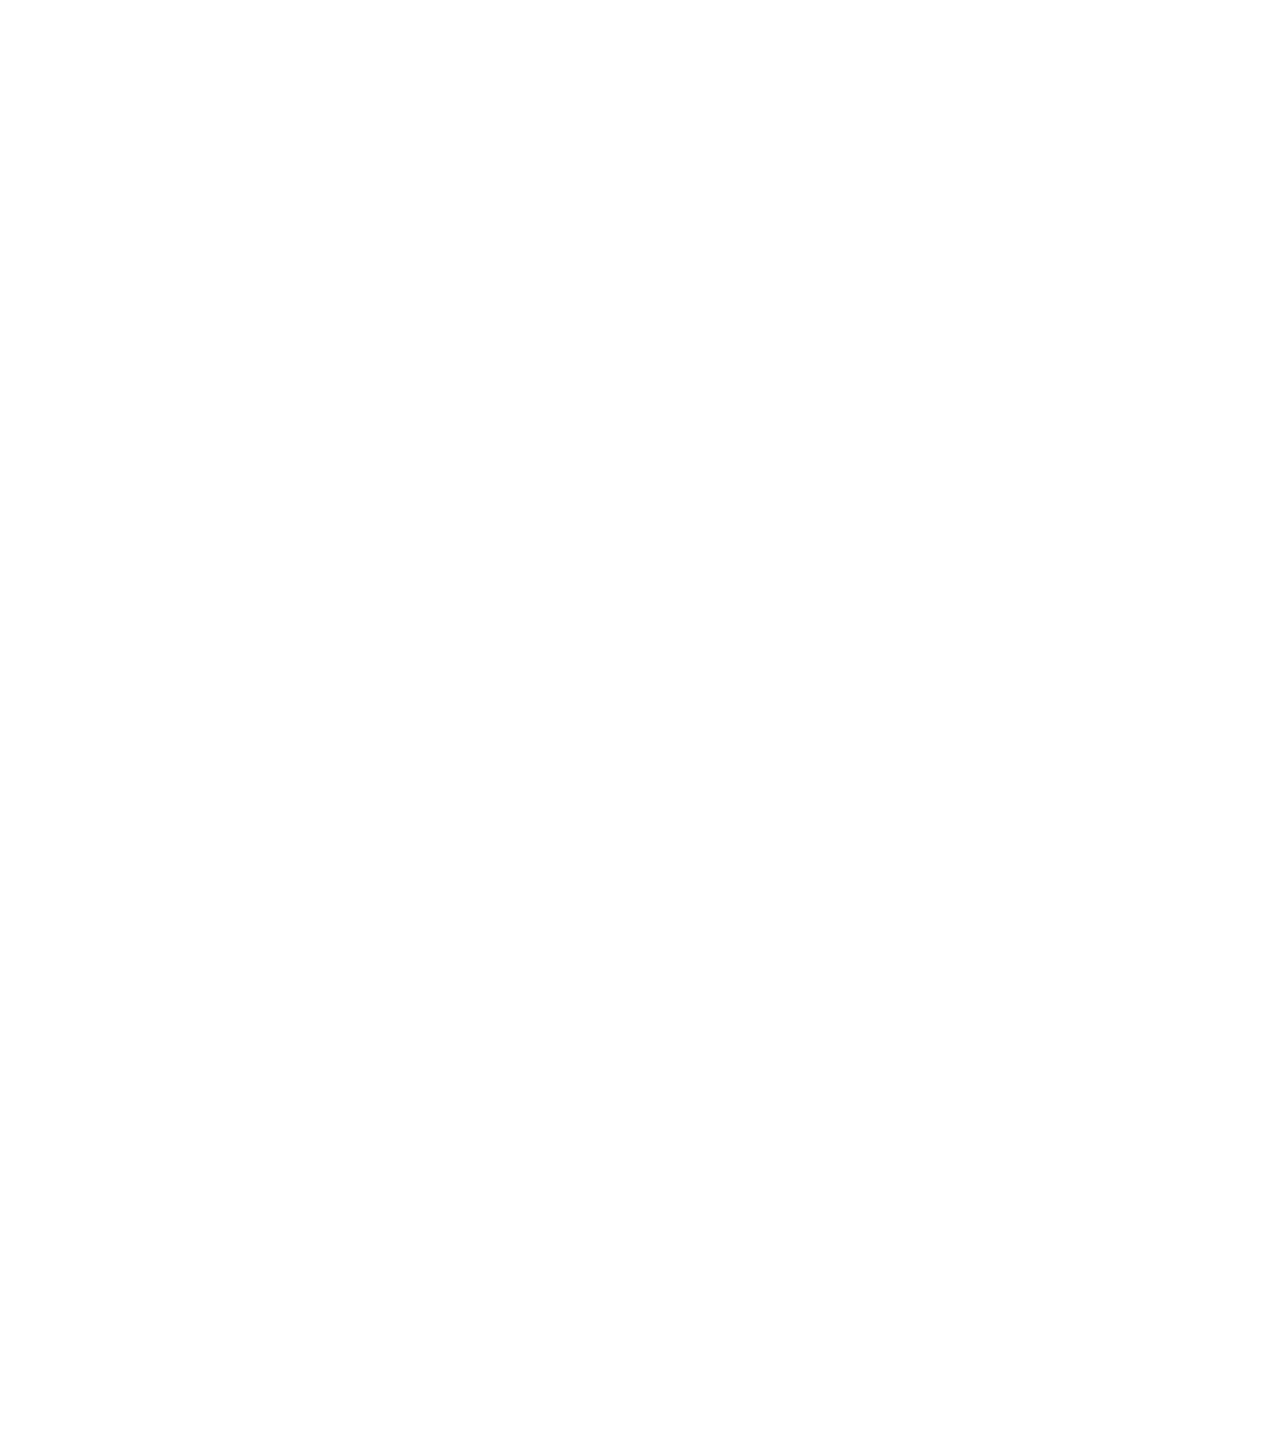
<file: src/main/resources/static/bower_components/tether/examples/out-of-bounds/index.html>
<!DOCTYPE html>
<html>
    <head>
        <meta charset="utf-8">
        <meta http-equiv="X-UA-Compatible" content="chrome=1">
        <meta name="viewport" content="width=device-width, initial-scale=1, user-scalable=no">
        <link rel="stylesheet" href="../resources/css/base.css" />
        <link rel="stylesheet" href="../common/css/style.css" />
        <style>
            .tether-element.tether-out-of-bounds {
                display: none;
            }
        </style>
    </head>
    <body>
        <div class="instructions">Resize the screen to see the tethered element disappear when it can't fit.</div>

        <div class="element"></div>
        <div class="target"></div>

        <script src="//github.hubspot.com/tether/dist/js/tether.js"></script>
        <script>
            var tether = new Tether({
                element: '.element',
                target: '.target',
                attachment: 'top left',
                targetAttachment: 'top right',
                constraints: [{
                    to: 'window',
                    attachment: 'together'
                }]
            });
            tether.on('update', function(event) {
                console.log(event);
            });
        </script>
    </body>
</html>
</file>
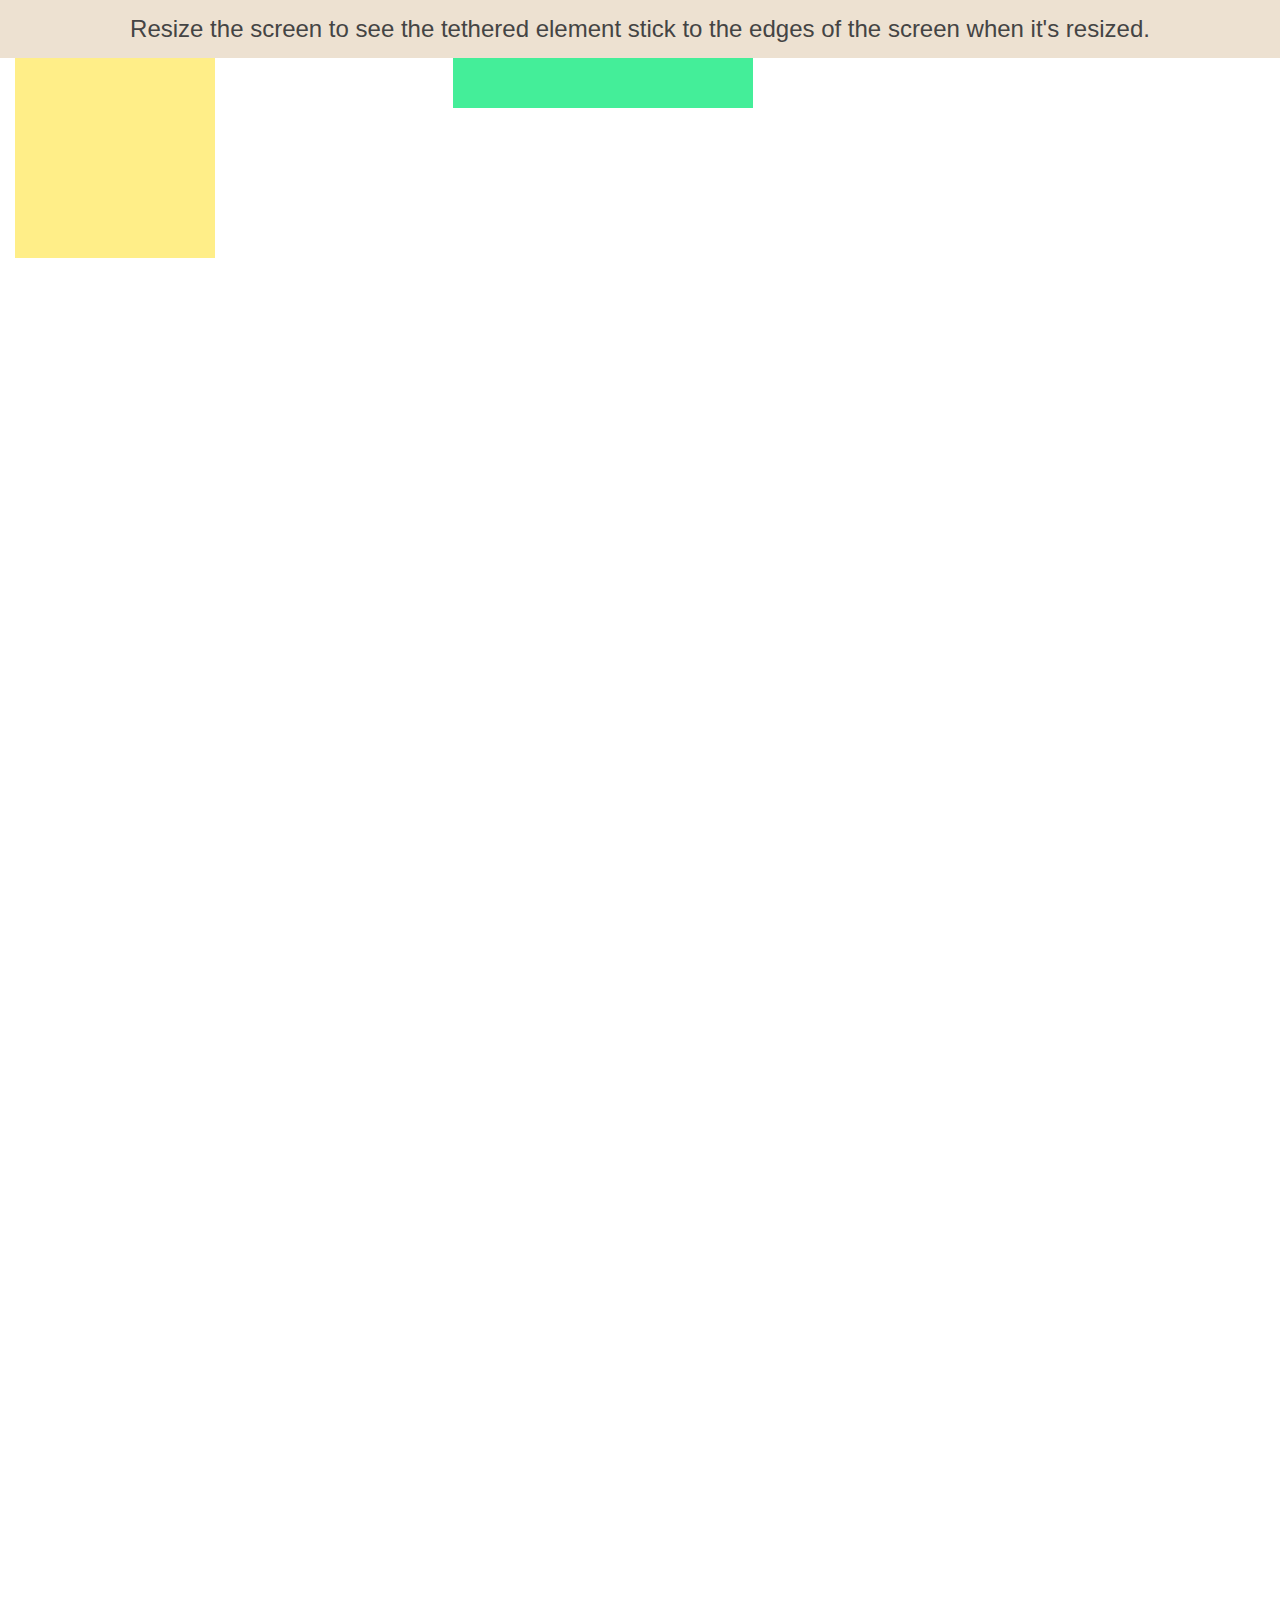
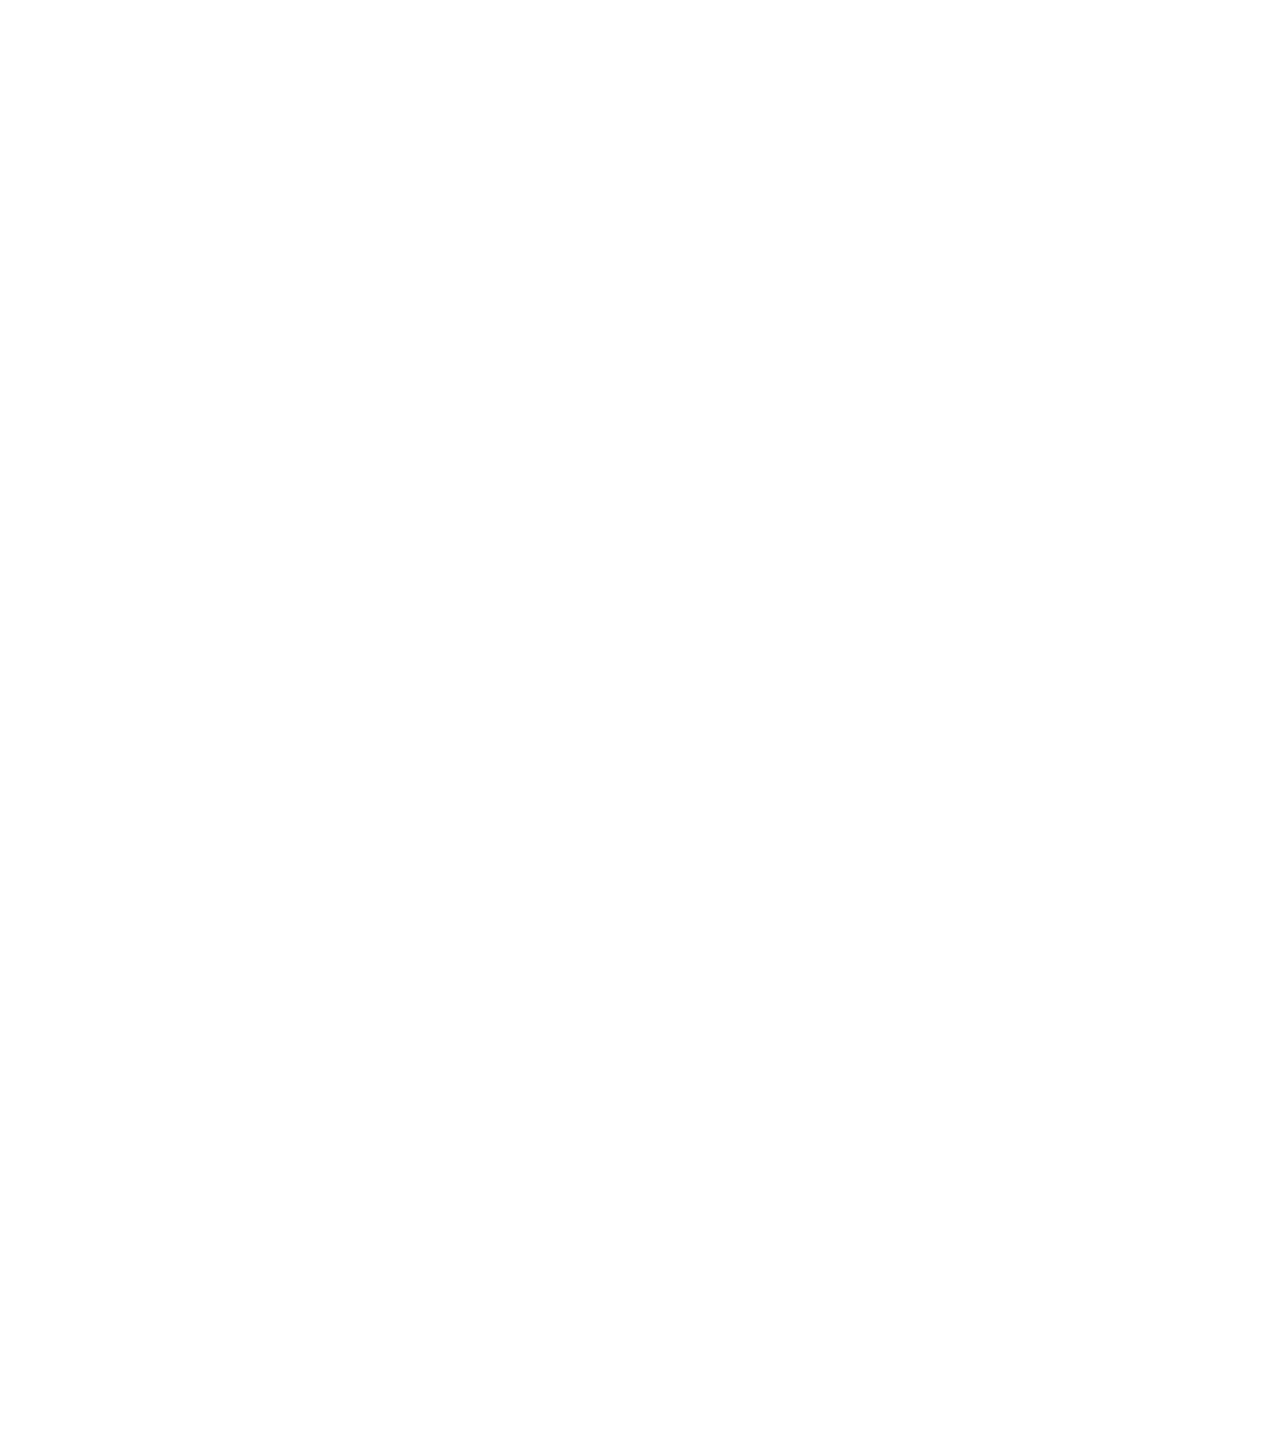
<file: src/main/resources/static/bower_components/tether/examples/pin/index.html>
<!DOCTYPE html>
<html>
    <head>
        <meta charset="utf-8">
        <meta http-equiv="X-UA-Compatible" content="chrome=1">
        <meta name="viewport" content="width=device-width, initial-scale=1, user-scalable=no">
        <link rel="stylesheet" href="../resources/css/base.css" />
        <link rel="stylesheet" href="../common/css/style.css" />
    </head>
    <body>
        <div class="instructions">Resize the screen to see the tethered element stick to the edges of the screen when it's resized.</div>

        <div class="element"></div>
        <div class="target"></div>

        <script src="//github.hubspot.com/tether/dist/js/tether.js"></script>
        <script>
            new Tether({
                element: '.element',
                target: '.target',
                attachment: 'top left',
                targetAttachment: 'top right',
                constraints: [{
                    to: 'window',
                    pin: true
                }]
            });
        </script>
    </body>
</html>
</file>
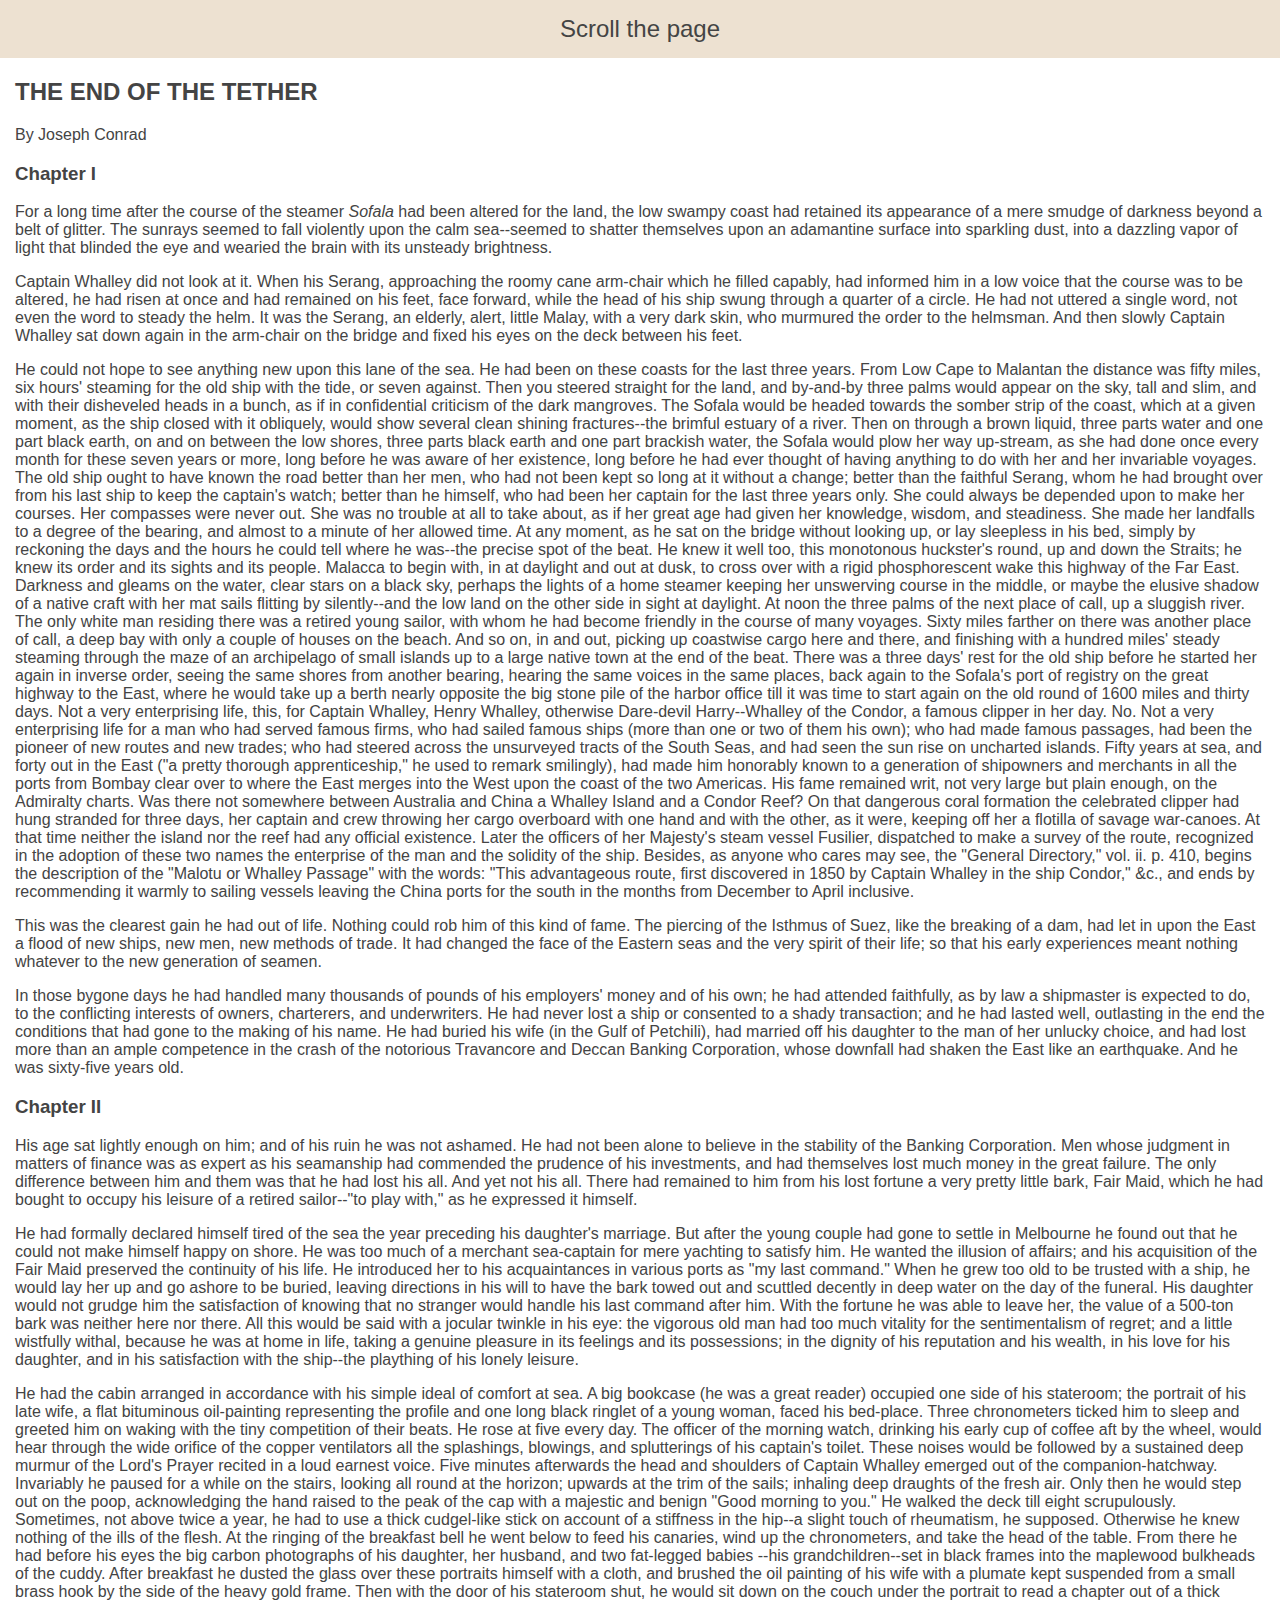
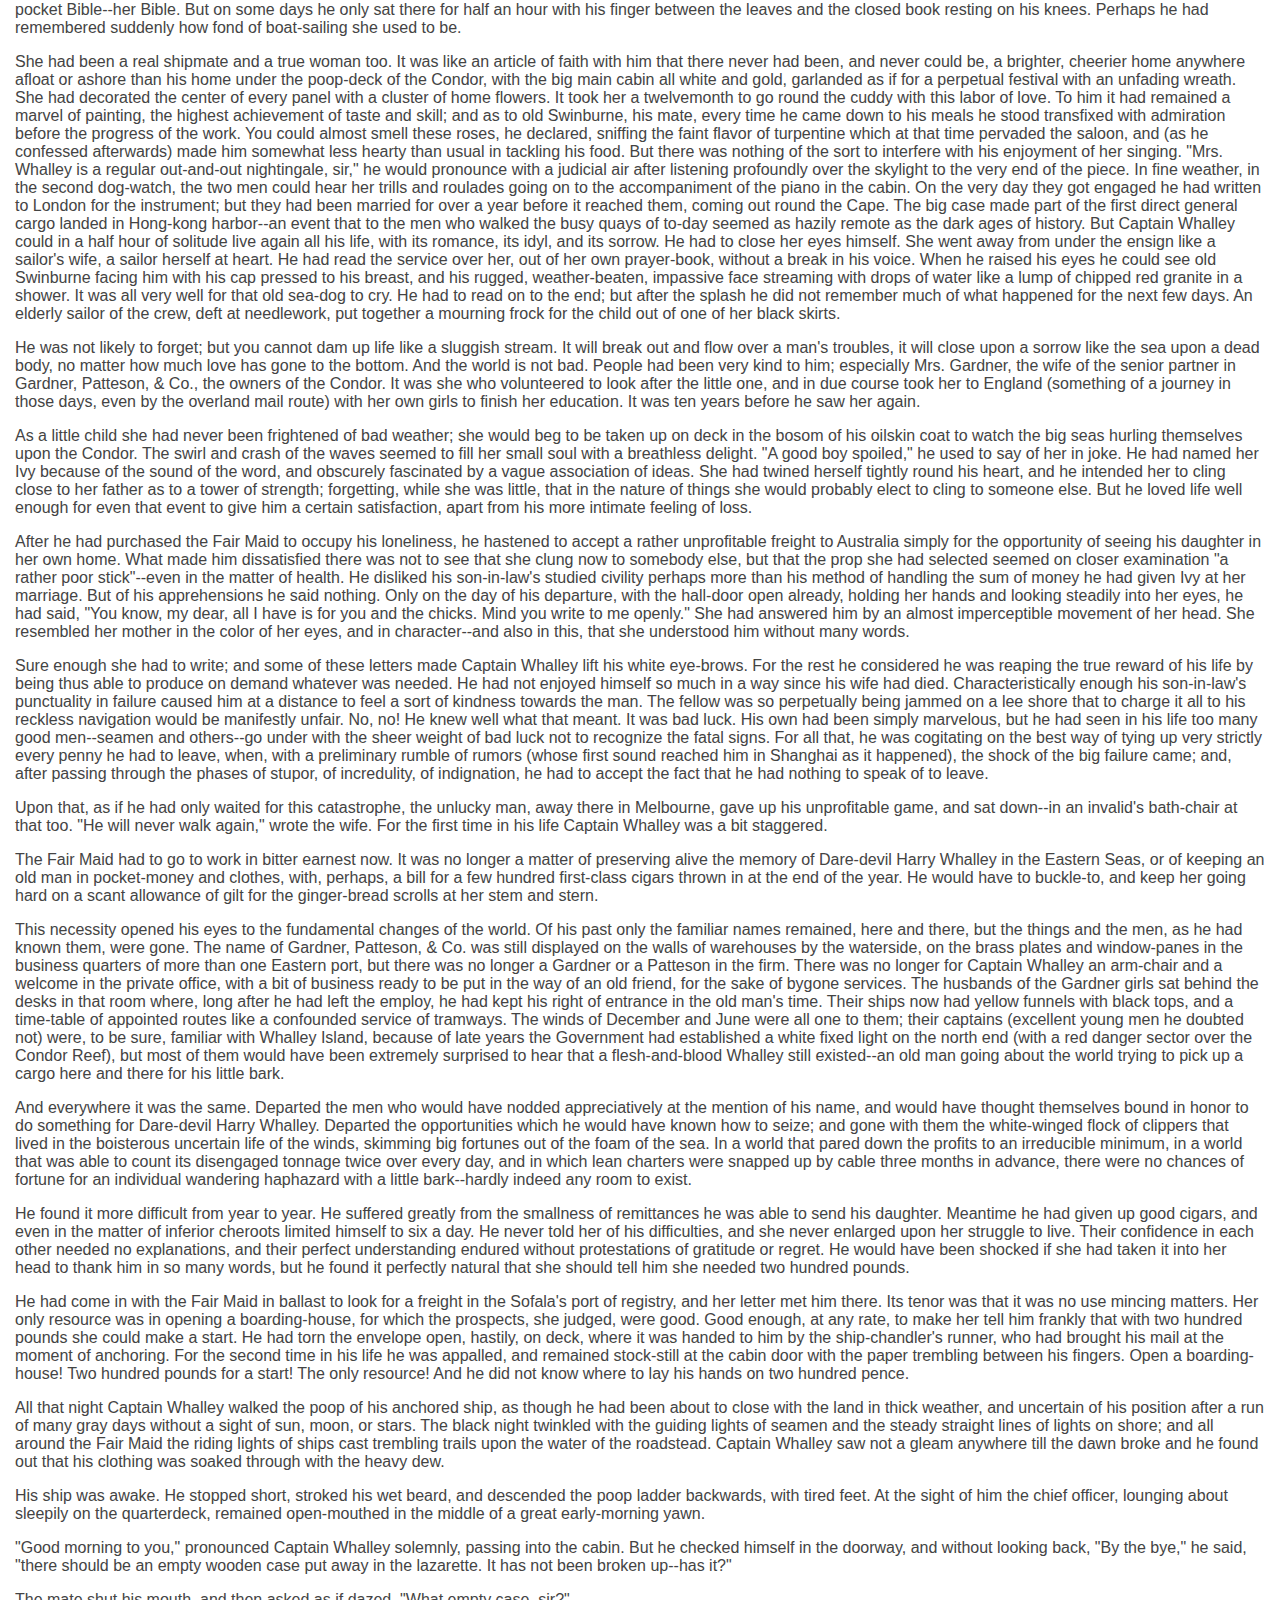
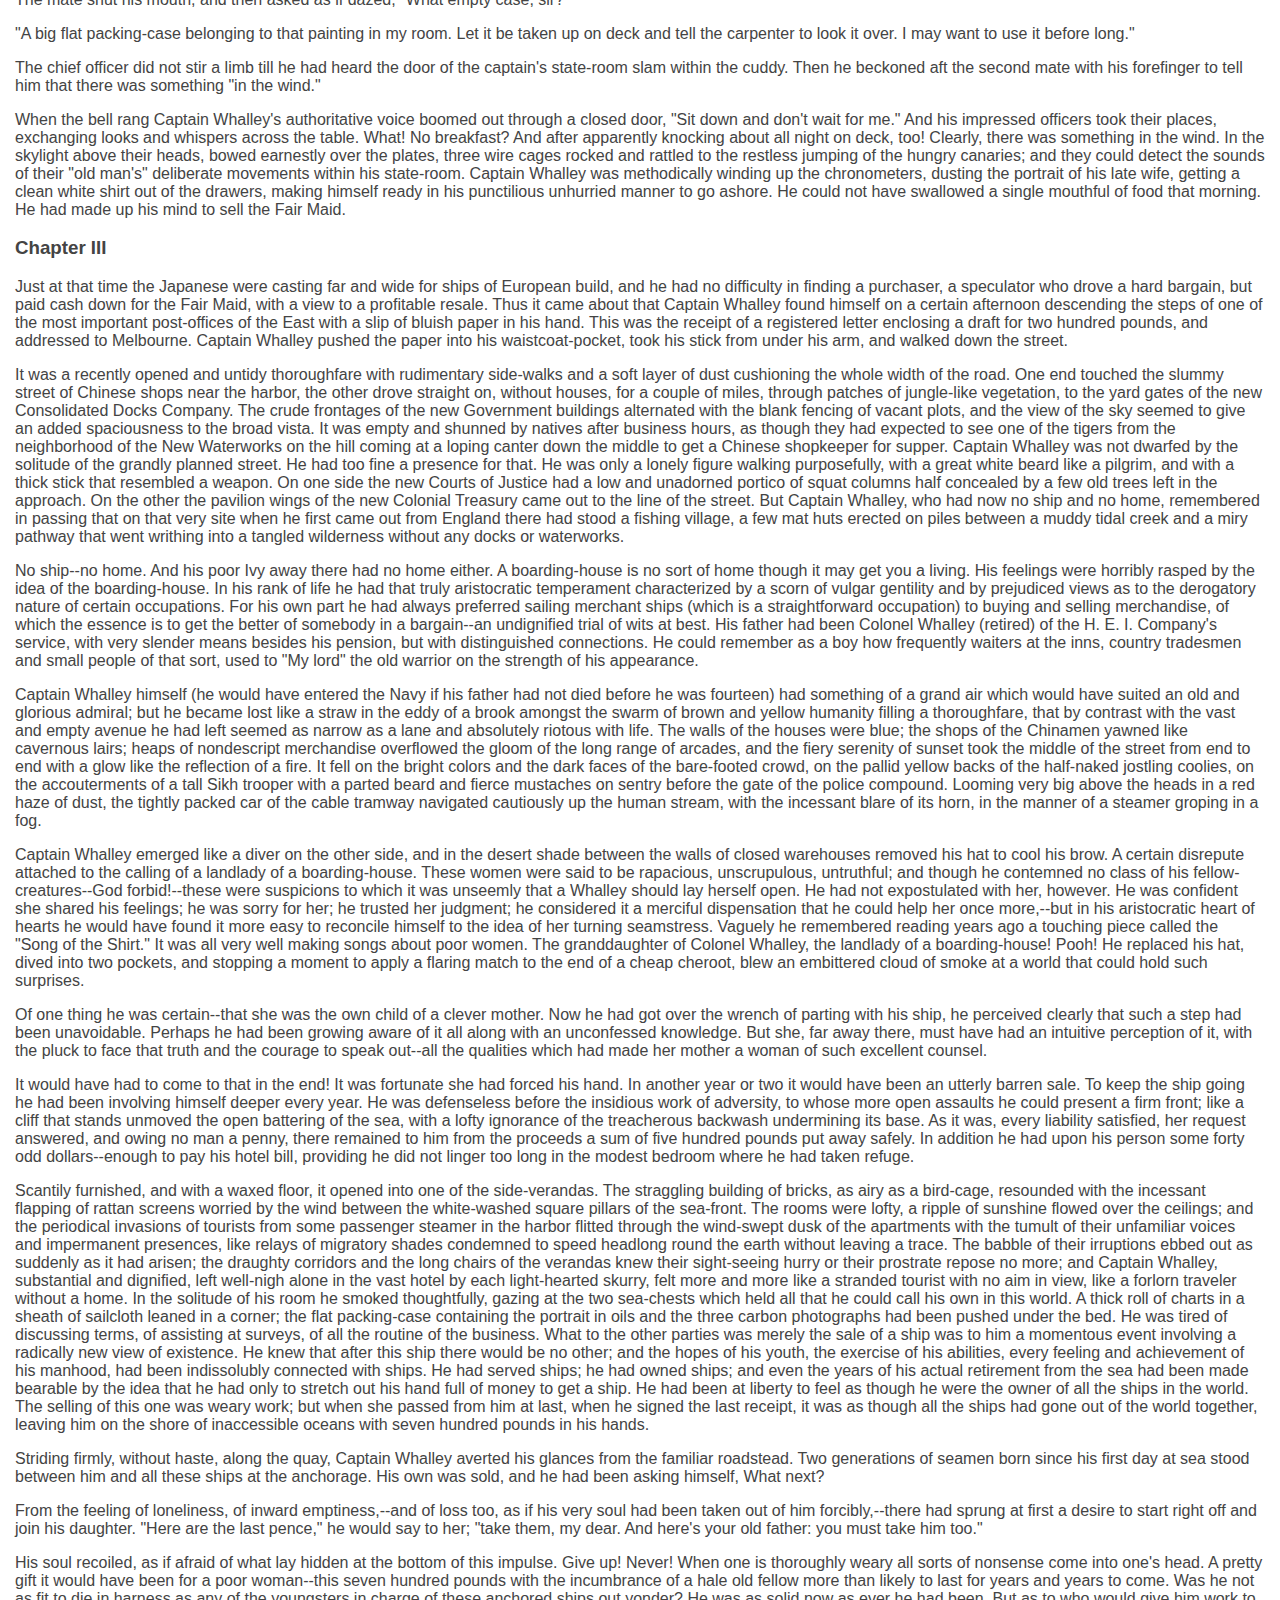
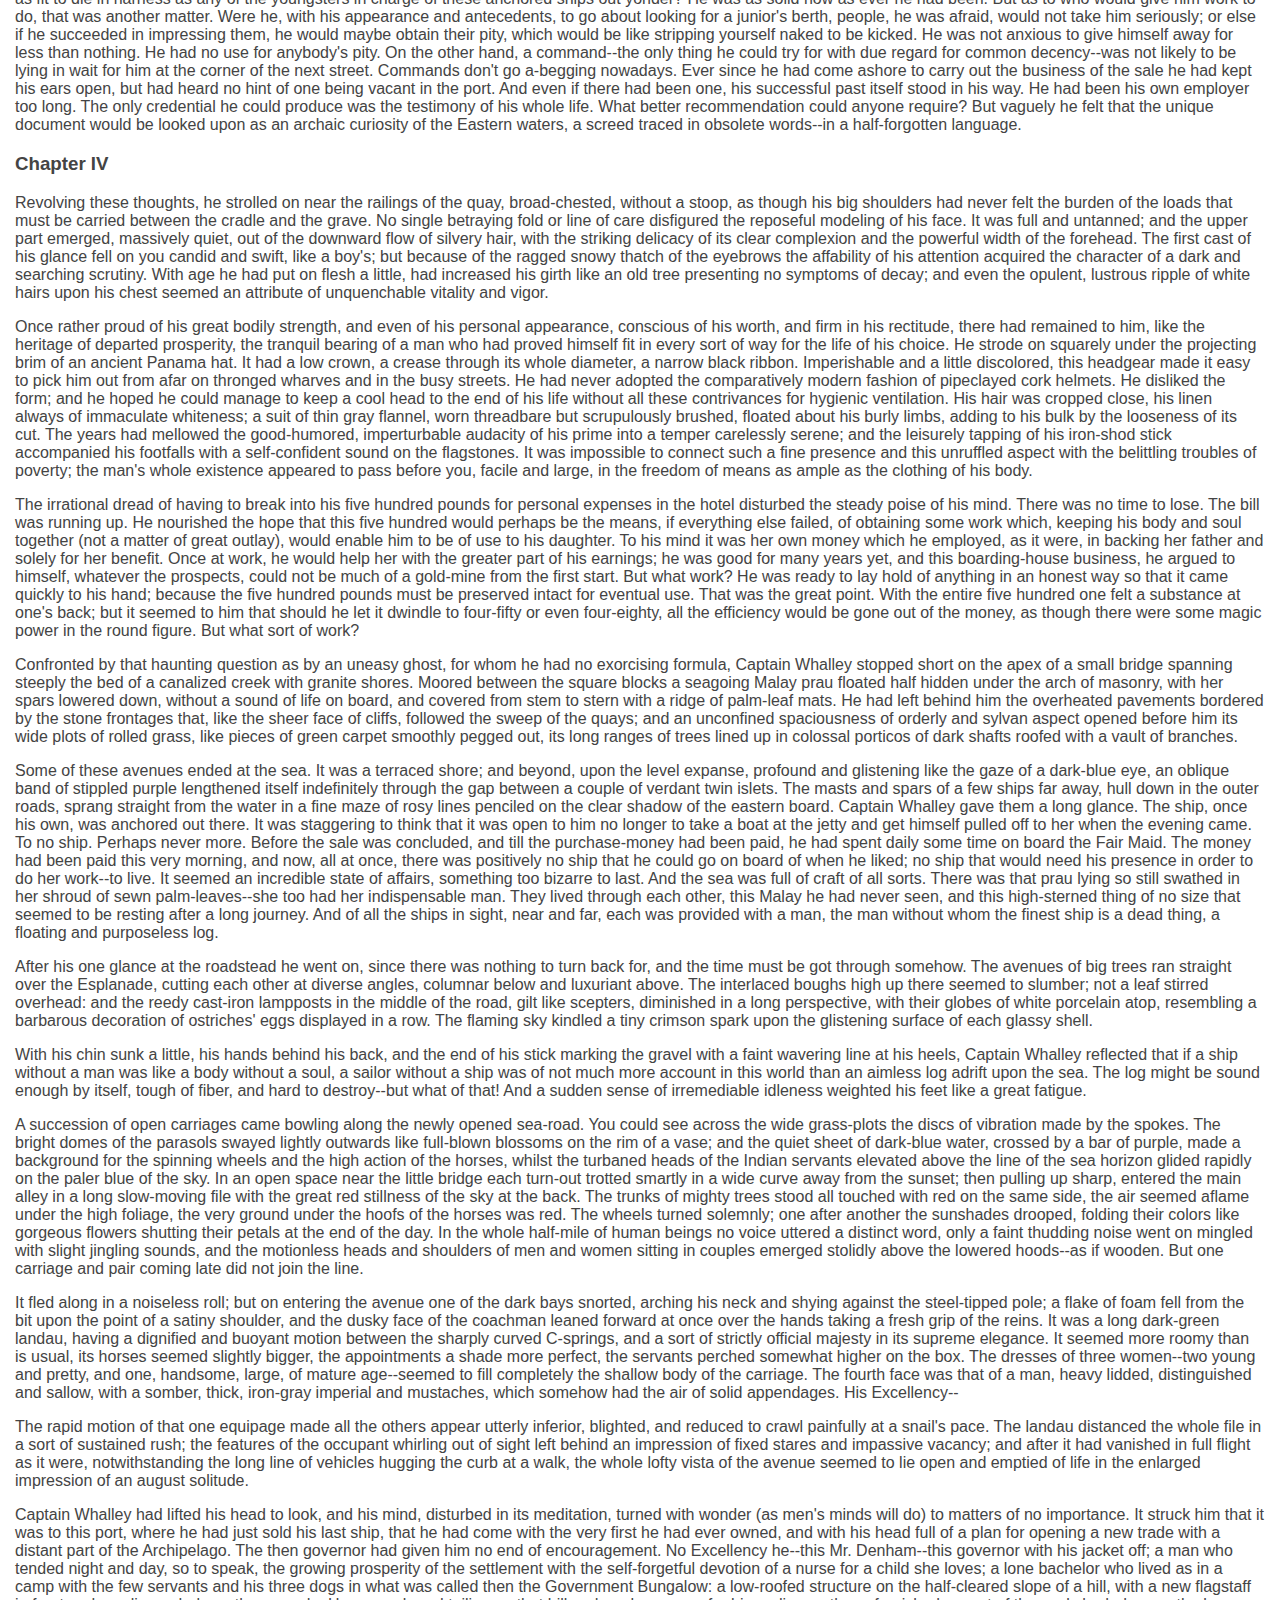
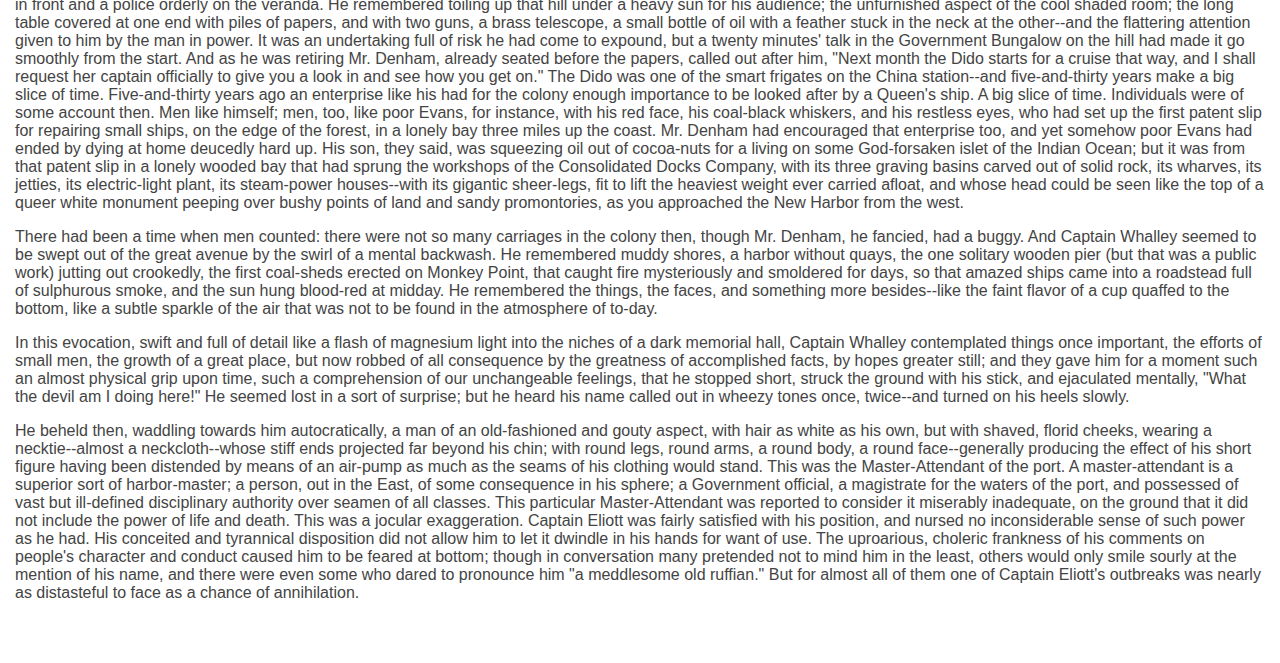
<file: src/main/resources/static/bower_components/tether/examples/scroll/index.html>
<!DOCTYPE html>
<html>
    <head>
        <link rel="stylesheet" href="../resources/css/base.css" />
        <link rel="stylesheet" href="../common/css/style.css" />
    </head>
    <body>

    <div class="instructions">Scroll the page</div>

    <h2>THE END OF THE TETHER</h2>

    <p>By Joseph Conrad</p>

    <h3>Chapter I</h3>

    <p>For a long time after the course of the steamer <em>Sofala</em> had been
    altered for the land, the low swampy coast had retained its appearance
    of a mere smudge of darkness beyond a belt of glitter. The sunrays
    seemed to fall violently upon the calm sea--seemed to shatter themselves
    upon an adamantine surface into sparkling dust, into a dazzling vapor
    of light that blinded the eye and wearied the brain with its unsteady
    brightness.</p>

    <p>Captain Whalley did not look at it. When his Serang, approaching the
    roomy cane arm-chair which he filled capably, had informed him in a low
    voice that the course was to be altered, he had risen at once and had
    remained on his feet, face forward, while the head of his ship swung
    through a quarter of a circle. He had not uttered a single word, not
    even the word to steady the helm. It was the Serang, an elderly, alert,
    little Malay, with a very dark skin, who murmured the order to the
    helmsman. And then slowly Captain Whalley sat down again in the
    arm-chair on the bridge and fixed his eyes on the deck between his feet.</p>

    <p>He could not hope to see anything new upon this lane of the sea. He had
    been on these coasts for the last three years. From Low Cape to Malantan
    the distance was fifty miles, six hours' steaming for the old ship with
    the tide, or seven against. Then you steered straight for the land, and
    by-and-by three palms would appear on the sky, tall and slim, and with
    their disheveled heads in a bunch, as if in confidential criticism of
    the dark mangroves. The Sofala would be headed towards the somber
    strip of the coast, which at a given moment, as the ship closed with
    it obliquely, would show several clean shining fractures--the brimful
    estuary of a river. Then on through a brown liquid, three parts water
    and one part black earth, on and on between the low shores, three parts
    black earth and one part brackish water, the Sofala would plow her way
    up-stream, as she had done once every month for these seven years or
    more, long before he was aware of her existence, long before he had ever
    thought of having anything to do with her and her invariable voyages.
    The old ship ought to have known the road better than her men, who had
    not been kept so long at it without a change; better than the faithful
    Serang, whom he had brought over from his last ship to keep the
    captain's watch; better than he himself, who had been her captain for
    the last three years only. She could always be depended upon to make her
    courses. Her compasses were never out. She was no trouble at all to
    take about, as if her great age had given her knowledge, wisdom, and
    steadiness. She made her landfalls to a degree of the bearing, and
    almost to a minute of her allowed time. At any moment, as he sat on
    the bridge without looking up, or lay sleepless in his bed, simply by
    reckoning the days and the hours he could tell where he was--the precise
    spot of the beat. He knew it well too, this monotonous huckster's
    round, up and down the Straits; he knew its order and its sights and its
    people. Malacca to begin with, in at daylight and out at dusk, to cross
    over with a rigid phosphorescent wake this highway of the Far East.
    Darkness and gleams on the water, clear stars on a black sky, perhaps
    the lights of a home steamer keeping her unswerving course in the
    middle, or maybe the elusive shadow of a native craft with her mat sails
    flitting by silently--and the low land on the other side in sight
    at daylight. At noon the three palms of the next place of call, up a
    sluggish river. The only white man residing there was a retired young
    sailor, with whom he had become friendly in the course of many voyages.
    Sixty miles farther on there was another place of call, a deep bay with
    only a couple of houses on the beach. And so on, in and out, picking
    up coastwise cargo here and there, and finishing with a hundred miles'
    steady steaming through the maze of an archipelago of small islands up
    to a large native town at the end of the beat. There was a three days'
    rest for the old ship before he started her again in inverse order,
    seeing the same shores from another bearing, hearing the same voices
    in the same places, back again to the Sofala's port of registry on
    the great highway to the East, where he would take up a berth nearly
    opposite the big stone pile of the harbor office till it was time to
    start again on the old round of 1600 miles and thirty days. Not a very
    enterprising life, this, for Captain Whalley, Henry Whalley, otherwise
    Dare-devil Harry--Whalley of the Condor, a famous clipper in her day.
    No. Not a very enterprising life for a man who had served famous firms,
    who had sailed famous ships (more than one or two of them his own); who
    had made famous passages, had been the pioneer of new routes and new
    trades; who had steered across the unsurveyed tracts of the South Seas,
    and had seen the sun rise on uncharted islands. Fifty years at sea, and
    forty out in the East ("a pretty thorough apprenticeship," he used
    to remark smilingly), had made him honorably known to a generation of
    shipowners and merchants in all the ports from Bombay clear over to
    where the East merges into the West upon the coast of the two Americas.
    His fame remained writ, not very large but plain enough, on the
    Admiralty charts. Was there not somewhere between Australia and China a
    Whalley Island and a Condor Reef? On that dangerous coral formation the
    celebrated clipper had hung stranded for three days, her captain and
    crew throwing her cargo overboard with one hand and with the other, as
    it were, keeping off her a flotilla of savage war-canoes. At that time
    neither the island nor the reef had any official existence. Later the
    officers of her Majesty's steam vessel Fusilier, dispatched to make a
    survey of the route, recognized in the adoption of these two names the
    enterprise of the man and the solidity of the ship. Besides, as anyone
    who cares may see, the "General Directory," vol. ii. p. 410, begins the
    description of the "Malotu or Whalley Passage" with the words: "This
    advantageous route, first discovered in 1850 by Captain Whalley in the
    ship Condor," &amp;c., and ends by recommending it warmly to sailing vessels
    leaving the China ports for the south in the months from December to
    April inclusive.</p>

    <p>This was the clearest gain he had out of life. Nothing could rob him
    of this kind of fame. The piercing of the Isthmus of Suez, like the
    breaking of a dam, had let in upon the East a flood of new ships, new
    men, new methods of trade. It had changed the face of the Eastern seas
    and the very spirit of their life; so that his early experiences meant
    nothing whatever to the new generation of seamen.</p>

    <p>In those bygone days he had handled many thousands of pounds of his
    employers' money and of his own; he had attended faithfully, as by law
    a shipmaster is expected to do, to the conflicting interests of owners,
    charterers, and underwriters. He had never lost a ship or consented to
    a shady transaction; and he had lasted well, outlasting in the end the
    conditions that had gone to the making of his name. He had buried his
    wife (in the Gulf of Petchili), had married off his daughter to the man
    of her unlucky choice, and had lost more than an ample competence in the
    crash of the notorious Travancore and Deccan Banking Corporation, whose
    downfall had shaken the East like an earthquake. And he was sixty-five
    years old.</p>

    <h3>Chapter II</h3>

    <p>His age sat lightly enough on him; and of his ruin he was not ashamed.
    He had not been alone to believe in the stability of the Banking
    Corporation. Men whose judgment in matters of finance was as expert as
    his seamanship had commended the prudence of his investments, and had
    themselves lost much money in the great failure. The only difference
    between him and them was that he had lost his all. And yet not his all.
    There had remained to him from his lost fortune a very pretty little
    bark, Fair Maid, which he had bought to occupy his leisure of a retired
    sailor--"to play with," as he expressed it himself.</p>

    <p>He had formally declared himself tired of the sea the year preceding his
    daughter's marriage. But after the young couple had gone to settle in
    Melbourne he found out that he could not make himself happy on shore. He
    was too much of a merchant sea-captain for mere yachting to satisfy him.
    He wanted the illusion of affairs; and his acquisition of the Fair
    Maid preserved the continuity of his life. He introduced her to his
    acquaintances in various ports as "my last command." When he grew too
    old to be trusted with a ship, he would lay her up and go ashore to be
    buried, leaving directions in his will to have the bark towed out and
    scuttled decently in deep water on the day of the funeral. His daughter
    would not grudge him the satisfaction of knowing that no stranger would
    handle his last command after him. With the fortune he was able to leave
    her, the value of a 500-ton bark was neither here nor there. All this
    would be said with a jocular twinkle in his eye: the vigorous old man
    had too much vitality for the sentimentalism of regret; and a little
    wistfully withal, because he was at home in life, taking a genuine
    pleasure in its feelings and its possessions; in the dignity of his
    reputation and his wealth, in his love for his daughter, and in his
    satisfaction with the ship--the plaything of his lonely leisure.</p>

    <p>He had the cabin arranged in accordance with his simple ideal of comfort
    at sea. A big bookcase (he was a great reader) occupied one side of his
    stateroom; the portrait of his late wife, a flat bituminous oil-painting
    representing the profile and one long black ringlet of a young woman,
    faced his bed-place. Three chronometers ticked him to sleep and greeted
    him on waking with the tiny competition of their beats. He rose at five
    every day. The officer of the morning watch, drinking his early cup
    of coffee aft by the wheel, would hear through the wide orifice of the
    copper ventilators all the splashings, blowings, and splutterings of
    his captain's toilet. These noises would be followed by a sustained
    deep murmur of the Lord's Prayer recited in a loud earnest voice. Five
    minutes afterwards the head and shoulders of Captain Whalley emerged
    out of the companion-hatchway. Invariably he paused for a while on the
    stairs, looking all round at the horizon; upwards at the trim of the
    sails; inhaling deep draughts of the fresh air. Only then he would step
    out on the poop, acknowledging the hand raised to the peak of the cap
    with a majestic and benign "Good morning to you." He walked the deck
    till eight scrupulously. Sometimes, not above twice a year, he had to
    use a thick cudgel-like stick on account of a stiffness in the hip--a
    slight touch of rheumatism, he supposed. Otherwise he knew nothing of
    the ills of the flesh. At the ringing of the breakfast bell he went
    below to feed his canaries, wind up the chronometers, and take the
    head of the table. From there he had before his eyes the big carbon
    photographs of his daughter, her husband, and two fat-legged babies
    --his grandchildren--set in black frames into the maplewood bulkheads
    of the cuddy. After breakfast he dusted the glass over these portraits
    himself with a cloth, and brushed the oil painting of his wife with a
    plumate kept suspended from a small brass hook by the side of the heavy
    gold frame. Then with the door of his stateroom shut, he would sit down
    on the couch under the portrait to read a chapter out of a thick pocket
    Bible--her Bible. But on some days he only sat there for half an hour
    with his finger between the leaves and the closed book resting on his
    knees. Perhaps he had remembered suddenly how fond of boat-sailing she
    used to be.</p>

    <p>She had been a real shipmate and a true woman too. It was like an
    article of faith with him that there never had been, and never could be,
    a brighter, cheerier home anywhere afloat or ashore than his home under
    the poop-deck of the Condor, with the big main cabin all white and gold,
    garlanded as if for a perpetual festival with an unfading wreath. She
    had decorated the center of every panel with a cluster of home flowers.
    It took her a twelvemonth to go round the cuddy with this labor of love.
    To him it had remained a marvel of painting, the highest achievement of
    taste and skill; and as to old Swinburne, his mate, every time he
    came down to his meals he stood transfixed with admiration before the
    progress of the work. You could almost smell these roses, he declared,
    sniffing the faint flavor of turpentine which at that time pervaded the
    saloon, and (as he confessed afterwards) made him somewhat less hearty
    than usual in tackling his food. But there was nothing of the sort to
    interfere with his enjoyment of her singing. "Mrs. Whalley is a regular
    out-and-out nightingale, sir," he would pronounce with a judicial air
    after listening profoundly over the skylight to the very end of the
    piece. In fine weather, in the second dog-watch, the two men could hear
    her trills and roulades going on to the accompaniment of the piano in
    the cabin. On the very day they got engaged he had written to London
    for the instrument; but they had been married for over a year before it
    reached them, coming out round the Cape. The big case made part of the
    first direct general cargo landed in Hong-kong harbor--an event that to
    the men who walked the busy quays of to-day seemed as hazily remote as
    the dark ages of history. But Captain Whalley could in a half hour of
    solitude live again all his life, with its romance, its idyl, and its
    sorrow. He had to close her eyes himself. She went away from under the
    ensign like a sailor's wife, a sailor herself at heart. He had read
    the service over her, out of her own prayer-book, without a break in his
    voice. When he raised his eyes he could see old Swinburne facing him
    with his cap pressed to his breast, and his rugged, weather-beaten,
    impassive face streaming with drops of water like a lump of chipped red
    granite in a shower. It was all very well for that old sea-dog to cry.
    He had to read on to the end; but after the splash he did not remember
    much of what happened for the next few days. An elderly sailor of the
    crew, deft at needlework, put together a mourning frock for the child
    out of one of her black skirts.</p>

    <p>He was not likely to forget; but you cannot dam up life like a sluggish
    stream. It will break out and flow over a man's troubles, it will close
    upon a sorrow like the sea upon a dead body, no matter how much love has
    gone to the bottom. And the world is not bad. People had been very
    kind to him; especially Mrs. Gardner, the wife of the senior partner
    in Gardner, Patteson, &amp; Co., the owners of the Condor. It was she who
    volunteered to look after the little one, and in due course took her to
    England (something of a journey in those days, even by the overland
    mail route) with her own girls to finish her education. It was ten years
    before he saw her again.</p>

    <p>As a little child she had never been frightened of bad weather; she
    would beg to be taken up on deck in the bosom of his oilskin coat to
    watch the big seas hurling themselves upon the Condor. The swirl and
    crash of the waves seemed to fill her small soul with a breathless
    delight. "A good boy spoiled," he used to say of her in joke. He had
    named her Ivy because of the sound of the word, and obscurely fascinated
    by a vague association of ideas. She had twined herself tightly round
    his heart, and he intended her to cling close to her father as to a
    tower of strength; forgetting, while she was little, that in the nature
    of things she would probably elect to cling to someone else. But
    he loved life well enough for even that event to give him a certain
    satisfaction, apart from his more intimate feeling of loss.</p>

    <p>After he had purchased the Fair Maid to occupy his loneliness, he
    hastened to accept a rather unprofitable freight to Australia simply for
    the opportunity of seeing his daughter in her own home. What made him
    dissatisfied there was not to see that she clung now to somebody else,
    but that the prop she had selected seemed on closer examination "a
    rather poor stick"--even in the matter of health. He disliked his
    son-in-law's studied civility perhaps more than his method of
    handling the sum of money he had given Ivy at her marriage. But of his
    apprehensions he said nothing. Only on the day of his departure, with
    the hall-door open already, holding her hands and looking steadily into
    her eyes, he had said, "You know, my dear, all I have is for you and the
    chicks. Mind you write to me openly." She had answered him by an almost
    imperceptible movement of her head. She resembled her mother in
    the color of her eyes, and in character--and also in this, that she
    understood him without many words.</p>

    <p>Sure enough she had to write; and some of these letters made Captain
    Whalley lift his white eye-brows. For the rest he considered he was
    reaping the true reward of his life by being thus able to produce on
    demand whatever was needed. He had not enjoyed himself so much in a
    way since his wife had died. Characteristically enough his son-in-law's
    punctuality in failure caused him at a distance to feel a sort of
    kindness towards the man. The fellow was so perpetually being jammed on
    a lee shore that to charge it all to his reckless navigation would be
    manifestly unfair. No, no! He knew well what that meant. It was bad
    luck. His own had been simply marvelous, but he had seen in his life too
    many good men--seamen and others--go under with the sheer weight of bad
    luck not to recognize the fatal signs. For all that, he was cogitating
    on the best way of tying up very strictly every penny he had to leave,
    when, with a preliminary rumble of rumors (whose first sound reached
    him in Shanghai as it happened), the shock of the big failure came;
    and, after passing through the phases of stupor, of incredulity, of
    indignation, he had to accept the fact that he had nothing to speak of
    to leave.</p>

    <p>Upon that, as if he had only waited for this catastrophe, the unlucky
    man, away there in Melbourne, gave up his unprofitable game, and sat
    down--in an invalid's bath-chair at that too. "He will never walk
    again," wrote the wife. For the first time in his life Captain Whalley
    was a bit staggered.</p>

    <p>The Fair Maid had to go to work in bitter earnest now. It was no longer
    a matter of preserving alive the memory of Dare-devil Harry Whalley in
    the Eastern Seas, or of keeping an old man in pocket-money and clothes,
    with, perhaps, a bill for a few hundred first-class cigars thrown in at
    the end of the year. He would have to buckle-to, and keep her going hard
    on a scant allowance of gilt for the ginger-bread scrolls at her stem
    and stern.</p>

    <p>This necessity opened his eyes to the fundamental changes of the world.
    Of his past only the familiar names remained, here and there, but
    the things and the men, as he had known them, were gone. The name of
    Gardner, Patteson, &amp; Co. was still displayed on the walls of warehouses
    by the waterside, on the brass plates and window-panes in the business
    quarters of more than one Eastern port, but there was no longer a
    Gardner or a Patteson in the firm. There was no longer for Captain
    Whalley an arm-chair and a welcome in the private office, with a bit of
    business ready to be put in the way of an old friend, for the sake of
    bygone services. The husbands of the Gardner girls sat behind the desks
    in that room where, long after he had left the employ, he had kept his
    right of entrance in the old man's time. Their ships now had yellow
    funnels with black tops, and a time-table of appointed routes like a
    confounded service of tramways. The winds of December and June were all
    one to them; their captains (excellent young men he doubted not) were,
    to be sure, familiar with Whalley Island, because of late years the
    Government had established a white fixed light on the north end (with
    a red danger sector over the Condor Reef), but most of them would have
    been extremely surprised to hear that a flesh-and-blood Whalley still
    existed--an old man going about the world trying to pick up a cargo here
    and there for his little bark.</p>

    <p>And everywhere it was the same. Departed the men who would have nodded
    appreciatively at the mention of his name, and would have thought
    themselves bound in honor to do something for Dare-devil Harry Whalley.
    Departed the opportunities which he would have known how to seize; and
    gone with them the white-winged flock of clippers that lived in the
    boisterous uncertain life of the winds, skimming big fortunes out of
    the foam of the sea. In a world that pared down the profits to an
    irreducible minimum, in a world that was able to count its disengaged
    tonnage twice over every day, and in which lean charters were snapped up
    by cable three months in advance, there were no chances of fortune for
    an individual wandering haphazard with a little bark--hardly indeed any
    room to exist.</p>

    <p>He found it more difficult from year to year. He suffered greatly from
    the smallness of remittances he was able to send his daughter. Meantime
    he had given up good cigars, and even in the matter of inferior cheroots
    limited himself to six a day. He never told her of his difficulties, and
    she never enlarged upon her struggle to live. Their confidence in each
    other needed no explanations, and their perfect understanding endured
    without protestations of gratitude or regret. He would have been shocked
    if she had taken it into her head to thank him in so many words, but
    he found it perfectly natural that she should tell him she needed two
    hundred pounds.</p>

    <p>He had come in with the Fair Maid in ballast to look for a freight in
    the Sofala's port of registry, and her letter met him there. Its tenor
    was that it was no use mincing matters. Her only resource was in opening
    a boarding-house, for which the prospects, she judged, were good. Good
    enough, at any rate, to make her tell him frankly that with two hundred
    pounds she could make a start. He had torn the envelope open, hastily,
    on deck, where it was handed to him by the ship-chandler's runner, who
    had brought his mail at the moment of anchoring. For the second time
    in his life he was appalled, and remained stock-still at the cabin door
    with the paper trembling between his fingers. Open a boarding-house! Two
    hundred pounds for a start! The only resource! And he did not know where
    to lay his hands on two hundred pence.</p>

    <p>All that night Captain Whalley walked the poop of his anchored ship, as
    though he had been about to close with the land in thick weather, and
    uncertain of his position after a run of many gray days without a sight
    of sun, moon, or stars. The black night twinkled with the guiding lights
    of seamen and the steady straight lines of lights on shore; and all
    around the Fair Maid the riding lights of ships cast trembling trails
    upon the water of the roadstead. Captain Whalley saw not a gleam
    anywhere till the dawn broke and he found out that his clothing was
    soaked through with the heavy dew.</p>

    <p>His ship was awake. He stopped short, stroked his wet beard, and
    descended the poop ladder backwards, with tired feet. At the sight
    of him the chief officer, lounging about sleepily on the quarterdeck,
    remained open-mouthed in the middle of a great early-morning yawn.</p>

    <p>"Good morning to you," pronounced Captain Whalley solemnly, passing into
    the cabin. But he checked himself in the doorway, and without looking
    back, "By the bye," he said, "there should be an empty wooden case put
    away in the lazarette. It has not been broken up--has it?"</p>

    <p>The mate shut his mouth, and then asked as if dazed, "What empty case,
    sir?"</p>

    <p>"A big flat packing-case belonging to that painting in my room. Let it
    be taken up on deck and tell the carpenter to look it over. I may want
    to use it before long."</p>

    <p>The chief officer did not stir a limb till he had heard the door of the
    captain's state-room slam within the cuddy. Then he beckoned aft the
    second mate with his forefinger to tell him that there was something "in
    the wind."</p>

    <p>When the bell rang Captain Whalley's authoritative voice boomed out
    through a closed door, "Sit down and don't wait for me." And his
    impressed officers took their places, exchanging looks and whispers
    across the table. What! No breakfast? And after apparently knocking
    about all night on deck, too! Clearly, there was something in the wind.
    In the skylight above their heads, bowed earnestly over the plates,
    three wire cages rocked and rattled to the restless jumping of the
    hungry canaries; and they could detect the sounds of their "old
    man's" deliberate movements within his state-room. Captain Whalley was
    methodically winding up the chronometers, dusting the portrait of
    his late wife, getting a clean white shirt out of the drawers, making
    himself ready in his punctilious unhurried manner to go ashore. He could
    not have swallowed a single mouthful of food that morning. He had made
    up his mind to sell the Fair Maid.</p>

    <h3>Chapter III</h3>

    <p>Just at that time the Japanese were casting far and wide for ships
    of European build, and he had no difficulty in finding a purchaser, a
    speculator who drove a hard bargain, but paid cash down for the Fair
    Maid, with a view to a profitable resale. Thus it came about that
    Captain Whalley found himself on a certain afternoon descending the
    steps of one of the most important post-offices of the East with a slip
    of bluish paper in his hand. This was the receipt of a registered letter
    enclosing a draft for two hundred pounds, and addressed to Melbourne.
    Captain Whalley pushed the paper into his waistcoat-pocket, took his
    stick from under his arm, and walked down the street.</p>

    <p>It was a recently opened and untidy thoroughfare with rudimentary
    side-walks and a soft layer of dust cushioning the whole width of
    the road. One end touched the slummy street of Chinese shops near the
    harbor, the other drove straight on, without houses, for a couple of
    miles, through patches of jungle-like vegetation, to the yard gates
    of the new Consolidated Docks Company. The crude frontages of the new
    Government buildings alternated with the blank fencing of vacant plots,
    and the view of the sky seemed to give an added spaciousness to the
    broad vista. It was empty and shunned by natives after business
    hours, as though they had expected to see one of the tigers from the
    neighborhood of the New Waterworks on the hill coming at a loping canter
    down the middle to get a Chinese shopkeeper for supper. Captain Whalley
    was not dwarfed by the solitude of the grandly planned street. He
    had too fine a presence for that. He was only a lonely figure walking
    purposefully, with a great white beard like a pilgrim, and with a thick
    stick that resembled a weapon. On one side the new Courts of Justice had
    a low and unadorned portico of squat columns half concealed by a few old
    trees left in the approach. On the other the pavilion wings of the
    new Colonial Treasury came out to the line of the street. But Captain
    Whalley, who had now no ship and no home, remembered in passing that
    on that very site when he first came out from England there had stood a
    fishing village, a few mat huts erected on piles between a muddy tidal
    creek and a miry pathway that went writhing into a tangled wilderness
    without any docks or waterworks.</p>

    <p>No ship--no home. And his poor Ivy away there had no home either. A
    boarding-house is no sort of home though it may get you a living. His
    feelings were horribly rasped by the idea of the boarding-house. In his
    rank of life he had that truly aristocratic temperament characterized by
    a scorn of vulgar gentility and by prejudiced views as to the derogatory
    nature of certain occupations. For his own part he had always preferred
    sailing merchant ships (which is a straightforward occupation) to buying
    and selling merchandise, of which the essence is to get the better of
    somebody in a bargain--an undignified trial of wits at best. His father
    had been Colonel Whalley (retired) of the H. E. I. Company's service,
    with very slender means besides his pension, but with distinguished
    connections. He could remember as a boy how frequently waiters at the
    inns, country tradesmen and small people of that sort, used to "My lord"
    the old warrior on the strength of his appearance.</p>

    <p>Captain Whalley himself (he would have entered the Navy if his father
    had not died before he was fourteen) had something of a grand air which
    would have suited an old and glorious admiral; but he became lost like
    a straw in the eddy of a brook amongst the swarm of brown and yellow
    humanity filling a thoroughfare, that by contrast with the vast and
    empty avenue he had left seemed as narrow as a lane and absolutely
    riotous with life. The walls of the houses were blue; the shops of the
    Chinamen yawned like cavernous lairs; heaps of nondescript merchandise
    overflowed the gloom of the long range of arcades, and the fiery
    serenity of sunset took the middle of the street from end to end with a
    glow like the reflection of a fire. It fell on the bright colors and the
    dark faces of the bare-footed crowd, on the pallid yellow backs of the
    half-naked jostling coolies, on the accouterments of a tall Sikh trooper
    with a parted beard and fierce mustaches on sentry before the gate of
    the police compound. Looming very big above the heads in a red haze of
    dust, the tightly packed car of the cable tramway navigated cautiously
    up the human stream, with the incessant blare of its horn, in the manner
    of a steamer groping in a fog.</p>

    <p>Captain Whalley emerged like a diver on the other side, and in the
    desert shade between the walls of closed warehouses removed his hat to
    cool his brow. A certain disrepute attached to the calling of a
    landlady of a boarding-house. These women were said to be rapacious,
    unscrupulous, untruthful; and though he contemned no class of his
    fellow-creatures--God forbid!--these were suspicions to which it was
    unseemly that a Whalley should lay herself open. He had not expostulated
    with her, however. He was confident she shared his feelings; he was
    sorry for her; he trusted her judgment; he considered it a merciful
    dispensation that he could help her once more,--but in his aristocratic
    heart of hearts he would have found it more easy to reconcile himself to
    the idea of her turning seamstress. Vaguely he remembered reading years
    ago a touching piece called the "Song of the Shirt." It was all very
    well making songs about poor women. The granddaughter of Colonel
    Whalley, the landlady of a boarding-house! Pooh! He replaced his hat,
    dived into two pockets, and stopping a moment to apply a flaring match
    to the end of a cheap cheroot, blew an embittered cloud of smoke at a
    world that could hold such surprises.</p>

    <p>Of one thing he was certain--that she was the own child of a clever
    mother. Now he had got over the wrench of parting with his ship, he
    perceived clearly that such a step had been unavoidable. Perhaps he had
    been growing aware of it all along with an unconfessed knowledge. But
    she, far away there, must have had an intuitive perception of it, with
    the pluck to face that truth and the courage to speak out--all the
    qualities which had made her mother a woman of such excellent counsel.</p>

    <p>It would have had to come to that in the end! It was fortunate she had
    forced his hand. In another year or two it would have been an utterly
    barren sale. To keep the ship going he had been involving himself deeper
    every year. He was defenseless before the insidious work of adversity,
    to whose more open assaults he could present a firm front; like a
    cliff that stands unmoved the open battering of the sea, with a lofty
    ignorance of the treacherous backwash undermining its base. As it was,
    every liability satisfied, her request answered, and owing no man a
    penny, there remained to him from the proceeds a sum of five hundred
    pounds put away safely. In addition he had upon his person some forty
    odd dollars--enough to pay his hotel bill, providing he did not linger
    too long in the modest bedroom where he had taken refuge.</p>

    <p>Scantily furnished, and with a waxed floor, it opened into one of
    the side-verandas. The straggling building of bricks, as airy as a
    bird-cage, resounded with the incessant flapping of rattan screens
    worried by the wind between the white-washed square pillars of the
    sea-front. The rooms were lofty, a ripple of sunshine flowed over the
    ceilings; and the periodical invasions of tourists from some passenger
    steamer in the harbor flitted through the wind-swept dusk of the
    apartments with the tumult of their unfamiliar voices and impermanent
    presences, like relays of migratory shades condemned to speed headlong
    round the earth without leaving a trace. The babble of their irruptions
    ebbed out as suddenly as it had arisen; the draughty corridors and
    the long chairs of the verandas knew their sight-seeing hurry or
    their prostrate repose no more; and Captain Whalley, substantial and
    dignified, left well-nigh alone in the vast hotel by each light-hearted
    skurry, felt more and more like a stranded tourist with no aim in view,
    like a forlorn traveler without a home. In the solitude of his room he
    smoked thoughtfully, gazing at the two sea-chests which held all that he
    could call his own in this world. A thick roll of charts in a sheath
    of sailcloth leaned in a corner; the flat packing-case containing the
    portrait in oils and the three carbon photographs had been pushed under
    the bed. He was tired of discussing terms, of assisting at surveys, of
    all the routine of the business. What to the other parties was merely
    the sale of a ship was to him a momentous event involving a radically
    new view of existence. He knew that after this ship there would be no
    other; and the hopes of his youth, the exercise of his abilities, every
    feeling and achievement of his manhood, had been indissolubly connected
    with ships. He had served ships; he had owned ships; and even the years
    of his actual retirement from the sea had been made bearable by the idea
    that he had only to stretch out his hand full of money to get a ship. He
    had been at liberty to feel as though he were the owner of all the
    ships in the world. The selling of this one was weary work; but when
    she passed from him at last, when he signed the last receipt, it was as
    though all the ships had gone out of the world together, leaving him on
    the shore of inaccessible oceans with seven hundred pounds in his hands.</p>

    <p>Striding firmly, without haste, along the quay, Captain Whalley averted
    his glances from the familiar roadstead. Two generations of seamen born
    since his first day at sea stood between him and all these ships at the
    anchorage. His own was sold, and he had been asking himself, What next?</p>

    <p>From the feeling of loneliness, of inward emptiness,--and of loss
    too, as if his very soul had been taken out of him forcibly,--there had
    sprung at first a desire to start right off and join his daughter.
    "Here are the last pence," he would say to her; "take them, my dear. And
    here's your old father: you must take him too."</p>

    <p>His soul recoiled, as if afraid of what lay hidden at the bottom of
    this impulse. Give up! Never! When one is thoroughly weary all sorts of
    nonsense come into one's head. A pretty gift it would have been for a
    poor woman--this seven hundred pounds with the incumbrance of a hale old
    fellow more than likely to last for years and years to come. Was he not
    as fit to die in harness as any of the youngsters in charge of these
    anchored ships out yonder? He was as solid now as ever he had been. But
    as to who would give him work to do, that was another matter. Were he,
    with his appearance and antecedents, to go about looking for a junior's
    berth, people, he was afraid, would not take him seriously; or else if
    he succeeded in impressing them, he would maybe obtain their pity, which
    would be like stripping yourself naked to be kicked. He was not anxious
    to give himself away for less than nothing. He had no use for anybody's
    pity. On the other hand, a command--the only thing he could try for with
    due regard for common decency--was not likely to be lying in wait
    for him at the corner of the next street. Commands don't go a-begging
    nowadays. Ever since he had come ashore to carry out the business of
    the sale he had kept his ears open, but had heard no hint of one being
    vacant in the port. And even if there had been one, his successful past
    itself stood in his way. He had been his own employer too long. The only
    credential he could produce was the testimony of his whole life. What
    better recommendation could anyone require? But vaguely he felt that
    the unique document would be looked upon as an archaic curiosity of the
    Eastern waters, a screed traced in obsolete words--in a half-forgotten
    language.</p>

    <h3>Chapter IV</h3>

    <p>Revolving these thoughts, he strolled on near the railings of the quay,
    broad-chested, without a stoop, as though his big shoulders had never
    felt the burden of the loads that must be carried between the cradle
    and the grave. No single betraying fold or line of care disfigured the
    reposeful modeling of his face. It was full and untanned; and the upper
    part emerged, massively quiet, out of the downward flow of silvery hair,
    with the striking delicacy of its clear complexion and the powerful
    width of the forehead. The first cast of his glance fell on you candid
    and swift, like a boy's; but because of the ragged snowy thatch of the
    eyebrows the affability of his attention acquired the character of a
    dark and searching scrutiny. With age he had put on flesh a little, had
    increased his girth like an old tree presenting no symptoms of decay;
    and even the opulent, lustrous ripple of white hairs upon his chest
    seemed an attribute of unquenchable vitality and vigor.</p>

    <p>Once rather proud of his great bodily strength, and even of his personal
    appearance, conscious of his worth, and firm in his rectitude, there had
    remained to him, like the heritage of departed prosperity, the tranquil
    bearing of a man who had proved himself fit in every sort of way for the
    life of his choice. He strode on squarely under the projecting brim of
    an ancient Panama hat. It had a low crown, a crease through its whole
    diameter, a narrow black ribbon. Imperishable and a little discolored,
    this headgear made it easy to pick him out from afar on thronged wharves
    and in the busy streets. He had never adopted the comparatively modern
    fashion of pipeclayed cork helmets. He disliked the form; and he hoped
    he could manage to keep a cool head to the end of his life without all
    these contrivances for hygienic ventilation. His hair was cropped close,
    his linen always of immaculate whiteness; a suit of thin gray flannel,
    worn threadbare but scrupulously brushed, floated about his burly limbs,
    adding to his bulk by the looseness of its cut. The years had mellowed
    the good-humored, imperturbable audacity of his prime into a temper
    carelessly serene; and the leisurely tapping of his iron-shod stick
    accompanied his footfalls with a self-confident sound on the flagstones.
    It was impossible to connect such a fine presence and this unruffled
    aspect with the belittling troubles of poverty; the man's whole
    existence appeared to pass before you, facile and large, in the freedom
    of means as ample as the clothing of his body.</p>

    <p>The irrational dread of having to break into his five hundred pounds for
    personal expenses in the hotel disturbed the steady poise of his mind.
    There was no time to lose. The bill was running up. He nourished the
    hope that this five hundred would perhaps be the means, if everything
    else failed, of obtaining some work which, keeping his body and soul
    together (not a matter of great outlay), would enable him to be of use
    to his daughter. To his mind it was her own money which he employed, as
    it were, in backing her father and solely for her benefit. Once at work,
    he would help her with the greater part of his earnings; he was good for
    many years yet, and this boarding-house business, he argued to himself,
    whatever the prospects, could not be much of a gold-mine from the first
    start. But what work? He was ready to lay hold of anything in an honest
    way so that it came quickly to his hand; because the five hundred pounds
    must be preserved intact for eventual use. That was the great point.
    With the entire five hundred one felt a substance at one's back; but
    it seemed to him that should he let it dwindle to four-fifty or even
    four-eighty, all the efficiency would be gone out of the money, as though
    there were some magic power in the round figure. But what sort of work?</p>

    <p>Confronted by that haunting question as by an uneasy ghost, for whom he
    had no exorcising formula, Captain Whalley stopped short on the apex
    of a small bridge spanning steeply the bed of a canalized creek with
    granite shores. Moored between the square blocks a seagoing Malay prau
    floated half hidden under the arch of masonry, with her spars lowered
    down, without a sound of life on board, and covered from stem to stern
    with a ridge of palm-leaf mats. He had left behind him the overheated
    pavements bordered by the stone frontages that, like the sheer face of
    cliffs, followed the sweep of the quays; and an unconfined spaciousness
    of orderly and sylvan aspect opened before him its wide plots of rolled
    grass, like pieces of green carpet smoothly pegged out, its long ranges
    of trees lined up in colossal porticos of dark shafts roofed with a
    vault of branches.</p>

    <p>Some of these avenues ended at the sea. It was a terraced shore; and
    beyond, upon the level expanse, profound and glistening like the gaze
    of a dark-blue eye, an oblique band of stippled purple lengthened itself
    indefinitely through the gap between a couple of verdant twin islets.
    The masts and spars of a few ships far away, hull down in the outer
    roads, sprang straight from the water in a fine maze of rosy lines
    penciled on the clear shadow of the eastern board. Captain Whalley gave
    them a long glance. The ship, once his own, was anchored out there. It
    was staggering to think that it was open to him no longer to take a boat
    at the jetty and get himself pulled off to her when the evening came. To
    no ship. Perhaps never more. Before the sale was concluded, and till the
    purchase-money had been paid, he had spent daily some time on board the
    Fair Maid. The money had been paid this very morning, and now, all at
    once, there was positively no ship that he could go on board of when he
    liked; no ship that would need his presence in order to do her work--to
    live. It seemed an incredible state of affairs, something too bizarre
    to last. And the sea was full of craft of all sorts. There was that prau
    lying so still swathed in her shroud of sewn palm-leaves--she too had
    her indispensable man. They lived through each other, this Malay he had
    never seen, and this high-sterned thing of no size that seemed to be
    resting after a long journey. And of all the ships in sight, near and
    far, each was provided with a man, the man without whom the finest ship
    is a dead thing, a floating and purposeless log.</p>

    <p>After his one glance at the roadstead he went on, since there was
    nothing to turn back for, and the time must be got through somehow. The
    avenues of big trees ran straight over the Esplanade, cutting each other
    at diverse angles, columnar below and luxuriant above. The interlaced
    boughs high up there seemed to slumber; not a leaf stirred overhead:
    and the reedy cast-iron lampposts in the middle of the road, gilt like
    scepters, diminished in a long perspective, with their globes of white
    porcelain atop, resembling a barbarous decoration of ostriches' eggs
    displayed in a row. The flaming sky kindled a tiny crimson spark upon
    the glistening surface of each glassy shell.</p>

    <p>With his chin sunk a little, his hands behind his back, and the end of
    his stick marking the gravel with a faint wavering line at his heels,
    Captain Whalley reflected that if a ship without a man was like a body
    without a soul, a sailor without a ship was of not much more account
    in this world than an aimless log adrift upon the sea. The log might be
    sound enough by itself, tough of fiber, and hard to destroy--but what of
    that! And a sudden sense of irremediable idleness weighted his feet like
    a great fatigue.</p>

    <p>A succession of open carriages came bowling along the newly opened
    sea-road. You could see across the wide grass-plots the discs of
    vibration made by the spokes. The bright domes of the parasols swayed
    lightly outwards like full-blown blossoms on the rim of a vase; and
    the quiet sheet of dark-blue water, crossed by a bar of purple, made a
    background for the spinning wheels and the high action of the horses,
    whilst the turbaned heads of the Indian servants elevated above the line
    of the sea horizon glided rapidly on the paler blue of the sky. In an
    open space near the little bridge each turn-out trotted smartly in a
    wide curve away from the sunset; then pulling up sharp, entered the main
    alley in a long slow-moving file with the great red stillness of the sky
    at the back. The trunks of mighty trees stood all touched with red on
    the same side, the air seemed aflame under the high foliage, the
    very ground under the hoofs of the horses was red. The wheels turned
    solemnly; one after another the sunshades drooped, folding their colors
    like gorgeous flowers shutting their petals at the end of the day. In
    the whole half-mile of human beings no voice uttered a distinct word,
    only a faint thudding noise went on mingled with slight jingling sounds,
    and the motionless heads and shoulders of men and women sitting in
    couples emerged stolidly above the lowered hoods--as if wooden. But one
    carriage and pair coming late did not join the line.</p>

    <p>It fled along in a noiseless roll; but on entering the avenue one of the
    dark bays snorted, arching his neck and shying against the steel-tipped
    pole; a flake of foam fell from the bit upon the point of a satiny
    shoulder, and the dusky face of the coachman leaned forward at once over
    the hands taking a fresh grip of the reins. It was a long dark-green
    landau, having a dignified and buoyant motion between the sharply
    curved C-springs, and a sort of strictly official majesty in its supreme
    elegance. It seemed more roomy than is usual, its horses seemed slightly
    bigger, the appointments a shade more perfect, the servants perched
    somewhat higher on the box. The dresses of three women--two young
    and pretty, and one, handsome, large, of mature age--seemed to fill
    completely the shallow body of the carriage. The fourth face was that
    of a man, heavy lidded, distinguished and sallow, with a somber, thick,
    iron-gray imperial and mustaches, which somehow had the air of solid
    appendages. His Excellency--</p>

    <p>The rapid motion of that one equipage made all the others appear utterly
    inferior, blighted, and reduced to crawl painfully at a snail's pace.
    The landau distanced the whole file in a sort of sustained rush; the
    features of the occupant whirling out of sight left behind an impression
    of fixed stares and impassive vacancy; and after it had vanished in full
    flight as it were, notwithstanding the long line of vehicles hugging the
    curb at a walk, the whole lofty vista of the avenue seemed to lie open
    and emptied of life in the enlarged impression of an august solitude.</p>

    <p>Captain Whalley had lifted his head to look, and his mind, disturbed in
    its meditation, turned with wonder (as men's minds will do) to matters
    of no importance. It struck him that it was to this port, where he had
    just sold his last ship, that he had come with the very first he had
    ever owned, and with his head full of a plan for opening a new trade
    with a distant part of the Archipelago. The then governor had given
    him no end of encouragement. No Excellency he--this Mr. Denham--this
    governor with his jacket off; a man who tended night and day, so to
    speak, the growing prosperity of the settlement with the self-forgetful
    devotion of a nurse for a child she loves; a lone bachelor who lived as
    in a camp with the few servants and his three dogs in what was called
    then the Government Bungalow: a low-roofed structure on the half-cleared
    slope of a hill, with a new flagstaff in front and a police orderly on
    the veranda. He remembered toiling up that hill under a heavy sun for
    his audience; the unfurnished aspect of the cool shaded room; the long
    table covered at one end with piles of papers, and with two guns, a
    brass telescope, a small bottle of oil with a feather stuck in the neck
    at the other--and the flattering attention given to him by the man in
    power. It was an undertaking full of risk he had come to expound, but a
    twenty minutes' talk in the Government Bungalow on the hill had made it
    go smoothly from the start. And as he was retiring Mr. Denham, already
    seated before the papers, called out after him, "Next month the Dido
    starts for a cruise that way, and I shall request her captain officially
    to give you a look in and see how you get on." The Dido was one of the
    smart frigates on the China station--and five-and-thirty years make a
    big slice of time. Five-and-thirty years ago an enterprise like his had
    for the colony enough importance to be looked after by a Queen's ship.
    A big slice of time. Individuals were of some account then. Men like
    himself; men, too, like poor Evans, for instance, with his red face,
    his coal-black whiskers, and his restless eyes, who had set up the first
    patent slip for repairing small ships, on the edge of the forest, in
    a lonely bay three miles up the coast. Mr. Denham had encouraged that
    enterprise too, and yet somehow poor Evans had ended by dying at
    home deucedly hard up. His son, they said, was squeezing oil out of
    cocoa-nuts for a living on some God-forsaken islet of the Indian Ocean;
    but it was from that patent slip in a lonely wooded bay that had sprung
    the workshops of the Consolidated Docks Company, with its three
    graving basins carved out of solid rock, its wharves, its jetties,
    its electric-light plant, its steam-power houses--with its gigantic
    sheer-legs, fit to lift the heaviest weight ever carried afloat, and
    whose head could be seen like the top of a queer white monument peeping
    over bushy points of land and sandy promontories, as you approached the
    New Harbor from the west.</p>

    <p>There had been a time when men counted: there were not so many carriages
    in the colony then, though Mr. Denham, he fancied, had a buggy. And
    Captain Whalley seemed to be swept out of the great avenue by the swirl
    of a mental backwash. He remembered muddy shores, a harbor without
    quays, the one solitary wooden pier (but that was a public work) jutting
    out crookedly, the first coal-sheds erected on Monkey Point, that caught
    fire mysteriously and smoldered for days, so that amazed ships came
    into a roadstead full of sulphurous smoke, and the sun hung blood-red
    at midday. He remembered the things, the faces, and something more
    besides--like the faint flavor of a cup quaffed to the bottom, like a
    subtle sparkle of the air that was not to be found in the atmosphere of
    to-day.</p>

    <p>In this evocation, swift and full of detail like a flash of magnesium
    light into the niches of a dark memorial hall, Captain Whalley
    contemplated things once important, the efforts of small men, the growth
    of a great place, but now robbed of all consequence by the greatness
    of accomplished facts, by hopes greater still; and they gave him for a
    moment such an almost physical grip upon time, such a comprehension of
    our unchangeable feelings, that he stopped short, struck the ground with
    his stick, and ejaculated mentally, "What the devil am I doing here!" He
    seemed lost in a sort of surprise; but he heard his name called out in
    wheezy tones once, twice--and turned on his heels slowly.</p>

    <p>He beheld then, waddling towards him autocratically, a man of an
    old-fashioned and gouty aspect, with hair as white as his own, but with
    shaved, florid cheeks, wearing a necktie--almost a neckcloth--whose
    stiff ends projected far beyond his chin; with round legs, round arms,
    a round body, a round face--generally producing the effect of his short
    figure having been distended by means of an air-pump as much as the
    seams of his clothing would stand. This was the Master-Attendant of the
    port. A master-attendant is a superior sort of harbor-master; a person,
    out in the East, of some consequence in his sphere; a Government
    official, a magistrate for the waters of the port, and possessed of vast
    but ill-defined disciplinary authority over seamen of all classes.
    This particular Master-Attendant was reported to consider it miserably
    inadequate, on the ground that it did not include the power of life
    and death. This was a jocular exaggeration. Captain Eliott was fairly
    satisfied with his position, and nursed no inconsiderable sense of such
    power as he had. His conceited and tyrannical disposition did not allow
    him to let it dwindle in his hands for want of use. The uproarious,
    choleric frankness of his comments on people's character and conduct
    caused him to be feared at bottom; though in conversation many pretended
    not to mind him in the least, others would only smile sourly at the
    mention of his name, and there were even some who dared to pronounce him
    "a meddlesome old ruffian." But for almost all of them one of Captain
    Eliott's outbreaks was nearly as distasteful to face as a chance of
    annihilation.</p>

      <style>
        body {
          padding: 15px;
        }

        .pointer {
          padding: 15px;
          background-color: rgba(0, 0, 0, 0.4);
          color: white;
          border-radius: 10px;
          pointer-events: none;
          opacity: 0;

          transition: opacity 300ms;
          -webkit-transition: opacity 300ms;
        }

        .pointer.show {
          opacity: 1;
        }
      </style>


      <div class="pointer"></div>

      <script src="//github.hubspot.com/tether/dist/js/tether.js"></script>
      <script>
        new Tether({
          element: '.pointer',
          attachment: 'middle right',
          targetAttachment: 'middle left',
          targetModifier: 'scroll-handle',
          target: document.body
        });

        var headers = document.querySelectorAll('h1,h2,h3,h4,h5,h6');
        var hideTimeout = null;
        var pointer = document.querySelector('.pointer')

        var getSection = function(){
          var closest, closestTop;
          for (var i=0; i < headers.length; i++){
            var rect = headers[i].getBoundingClientRect();

            if (closestTop === undefined || (rect.top < 0 && rect.top > closestTop)){
              closestTop = rect.top;
              closest = headers[i];
            }
          }
          return closest.innerHTML;
        }

        document.addEventListener('scroll', function(){
          var percentage = Math.floor((100 * Math.max(0, pageYOffset)) / (document.body.scrollHeight - innerHeight)) + '%'
          pointer.innerHTML = getSection() + ' - ' + percentage

          pointer.classList.add('show');

          if (hideTimeout)
            clearTimeout(hideTimeout);
  
          hideTimeout = setTimeout(function(){
            pointer.classList.remove('show');
          }, 1000);
        });
    </script>
  </body>
</html>
</file>
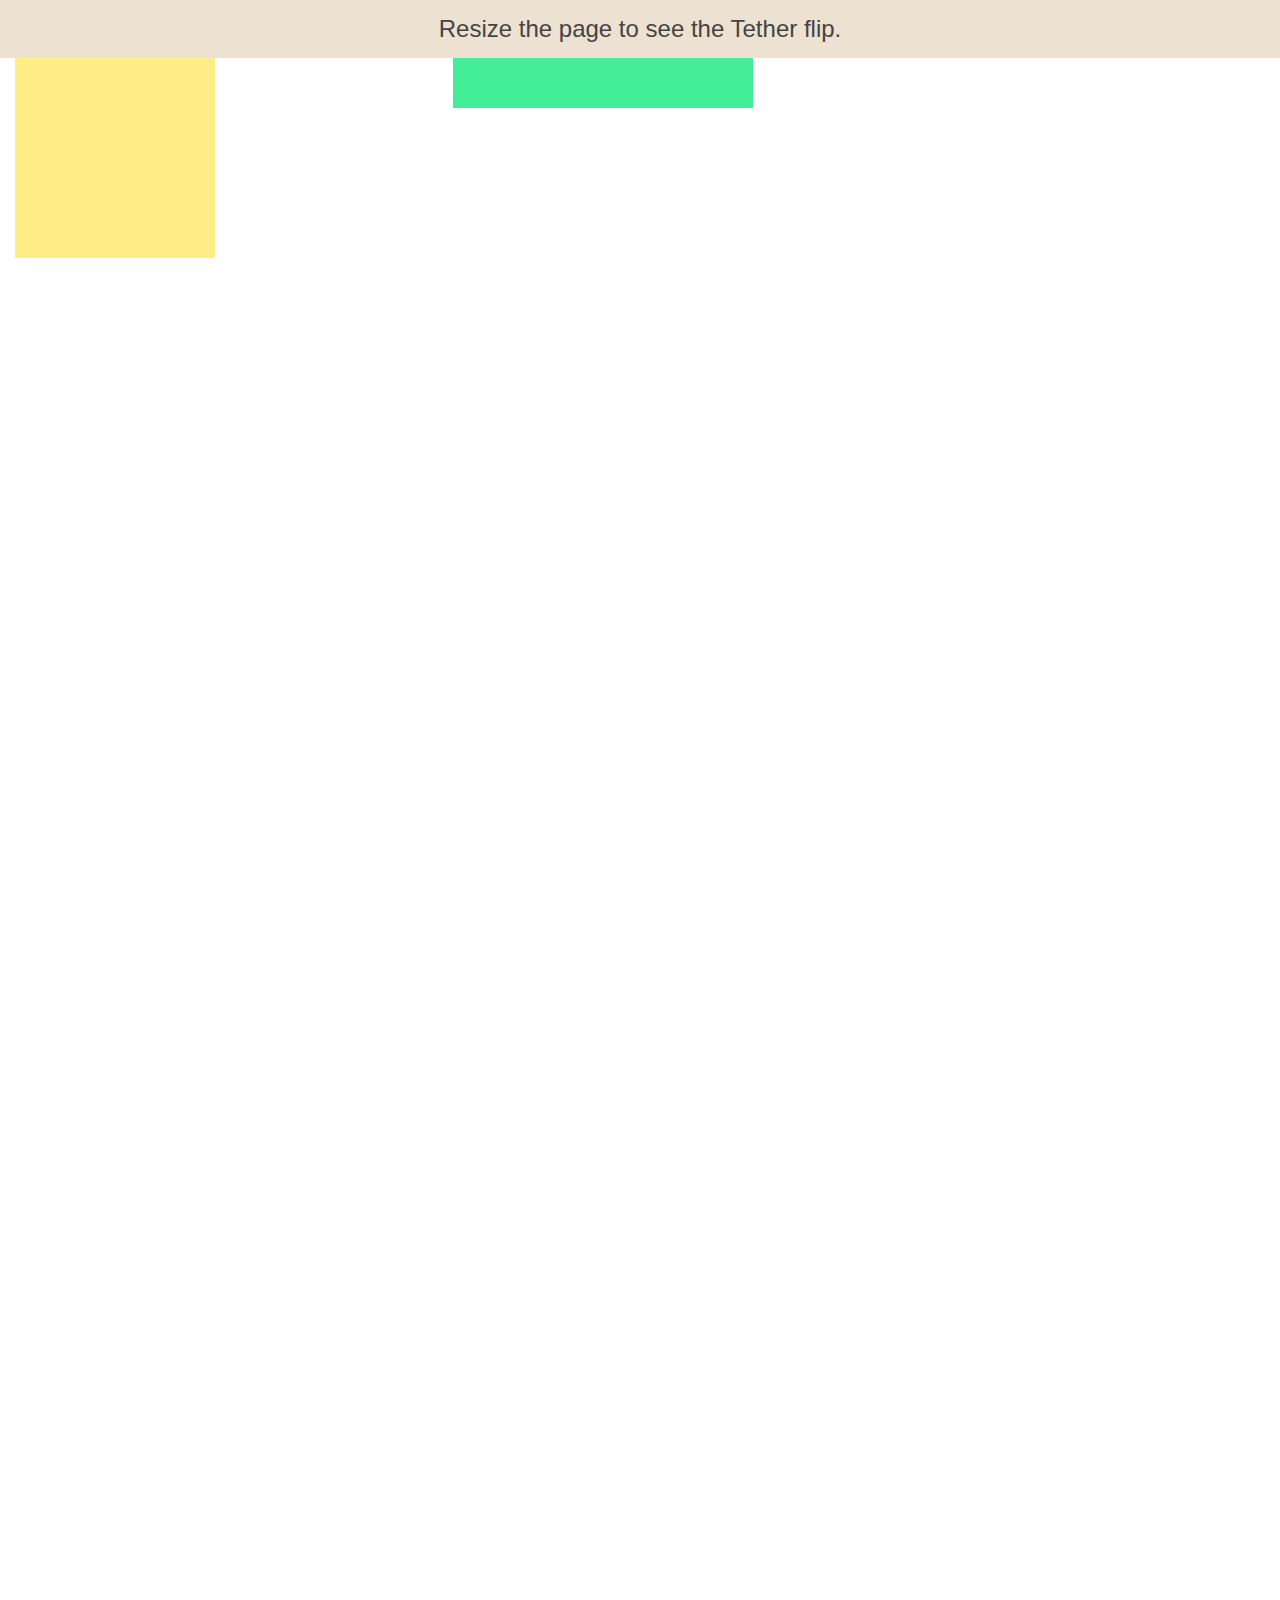
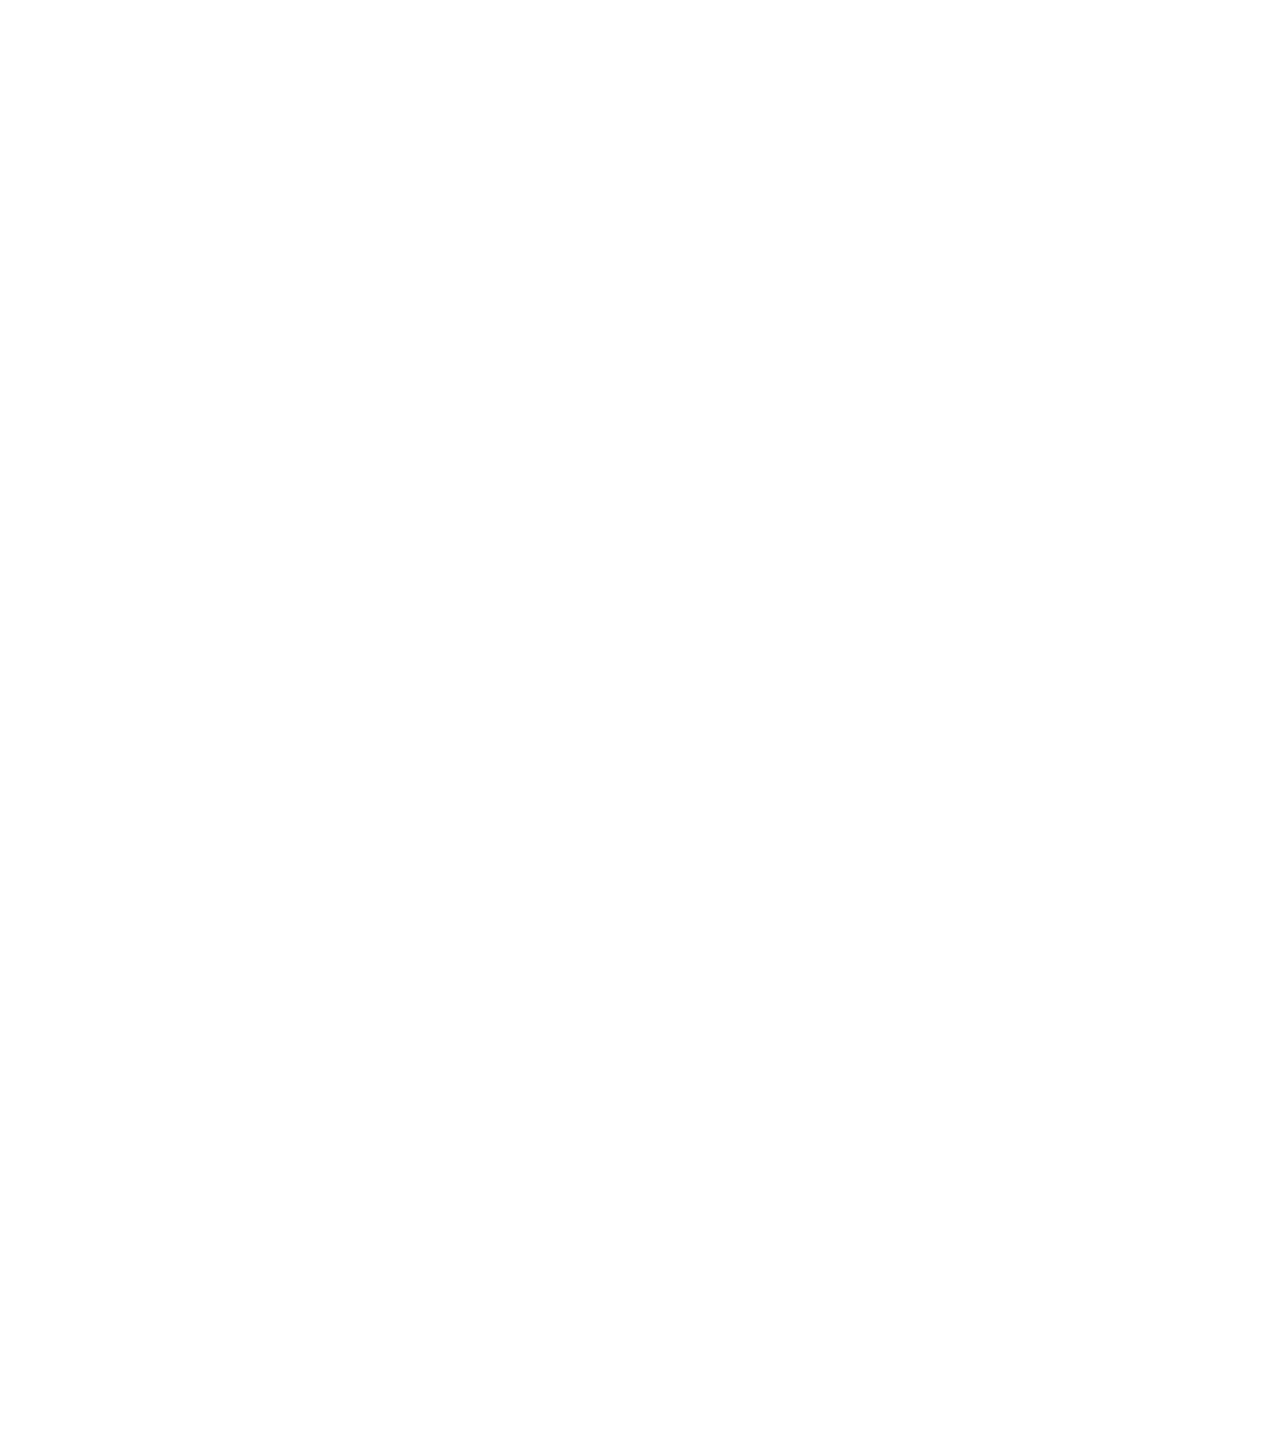
<file: src/main/resources/static/bower_components/tether/examples/simple/index.html>
<!DOCTYPE html>
<html>
    <head>
        <meta charset="utf-8">
        <meta http-equiv="X-UA-Compatible" content="chrome=1">
        <meta name="viewport" content="width=device-width, initial-scale=1, user-scalable=no">
        <link rel="stylesheet" href="../resources/css/base.css" />
        <link rel="stylesheet" href="../common/css/style.css" />
    </head>
    <body>
        <div class="instructions">Resize the page to see the Tether flip.</div>

        <div class="element"></div>
        <div class="target"></div>

        <script src="//github.hubspot.com/tether/dist/js/tether.js"></script>
        <script>
            new Tether({
                element: '.element',
                target: '.target',
                attachment: 'top left',
                targetAttachment: 'top right',
                constraints: [{
                    to: 'window',
                    attachment: 'together'
                }]
            });
        </script>
    </body>
</html>
</file>
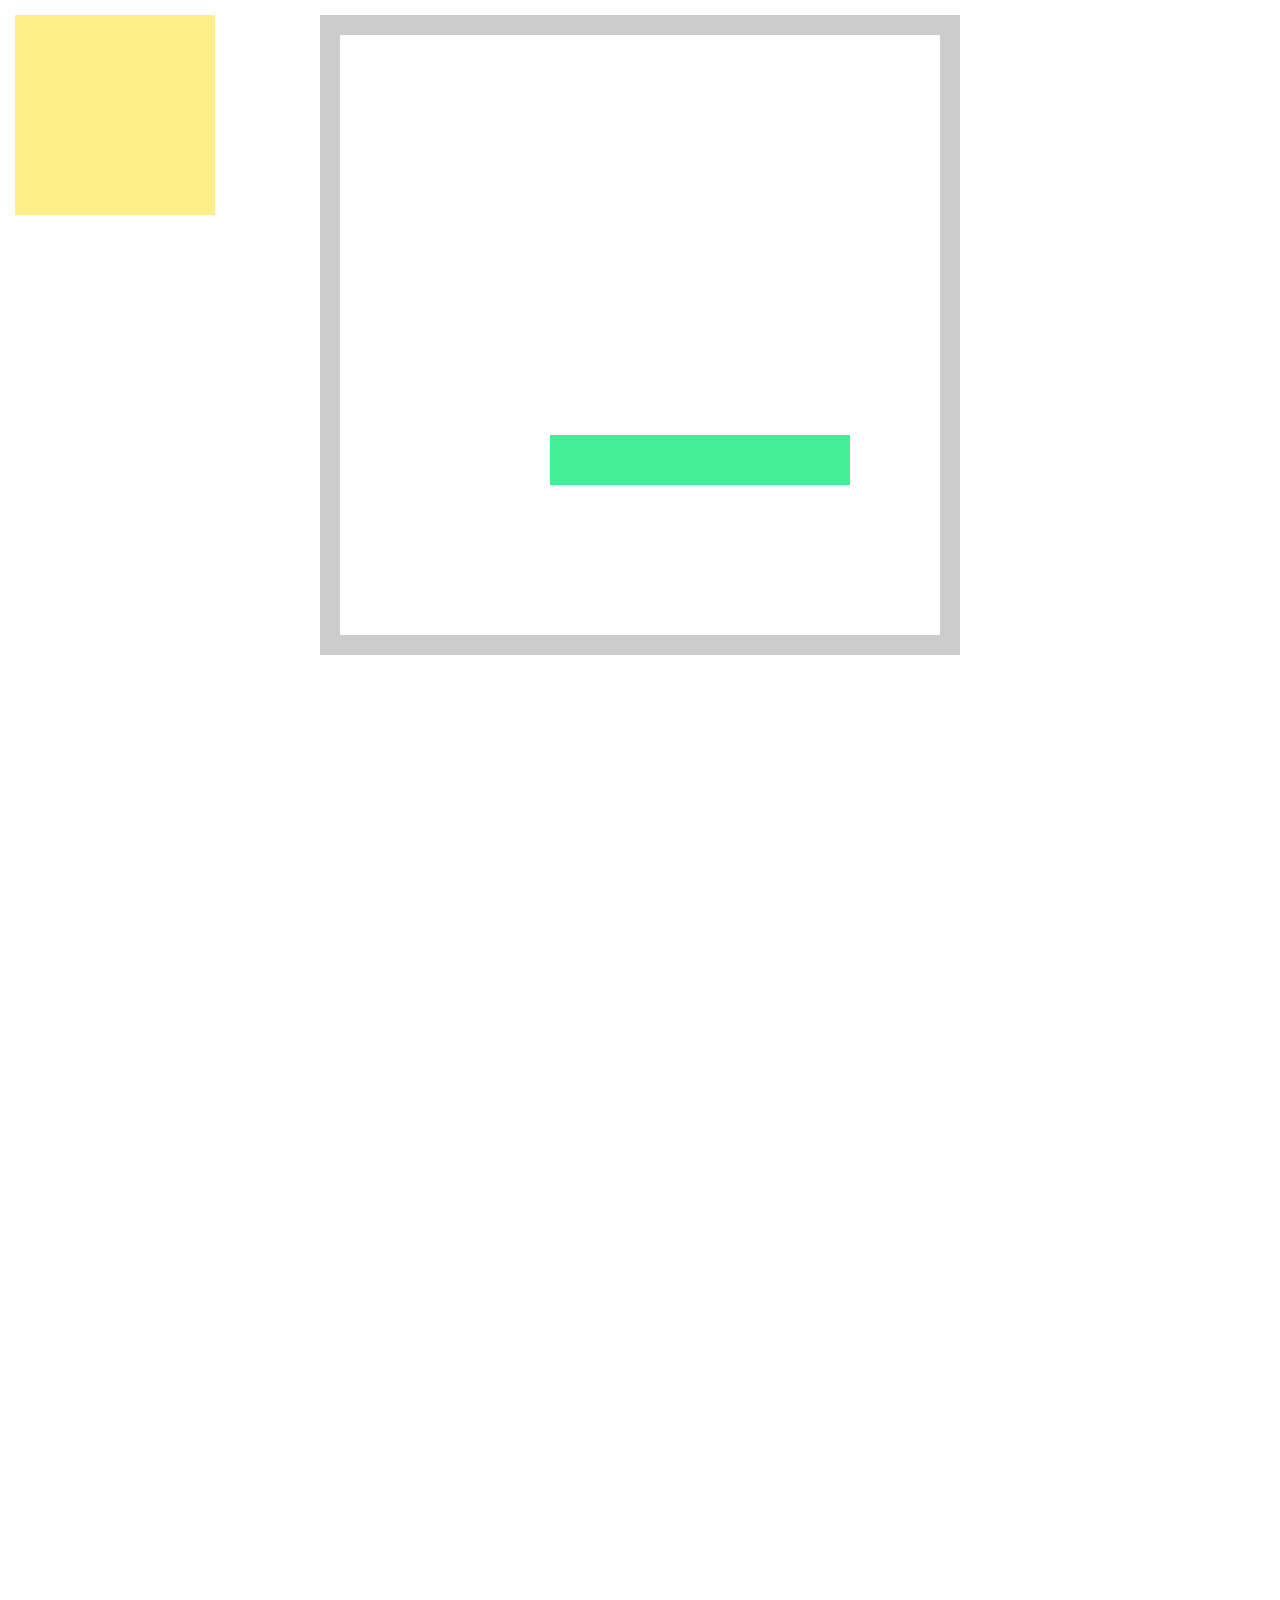
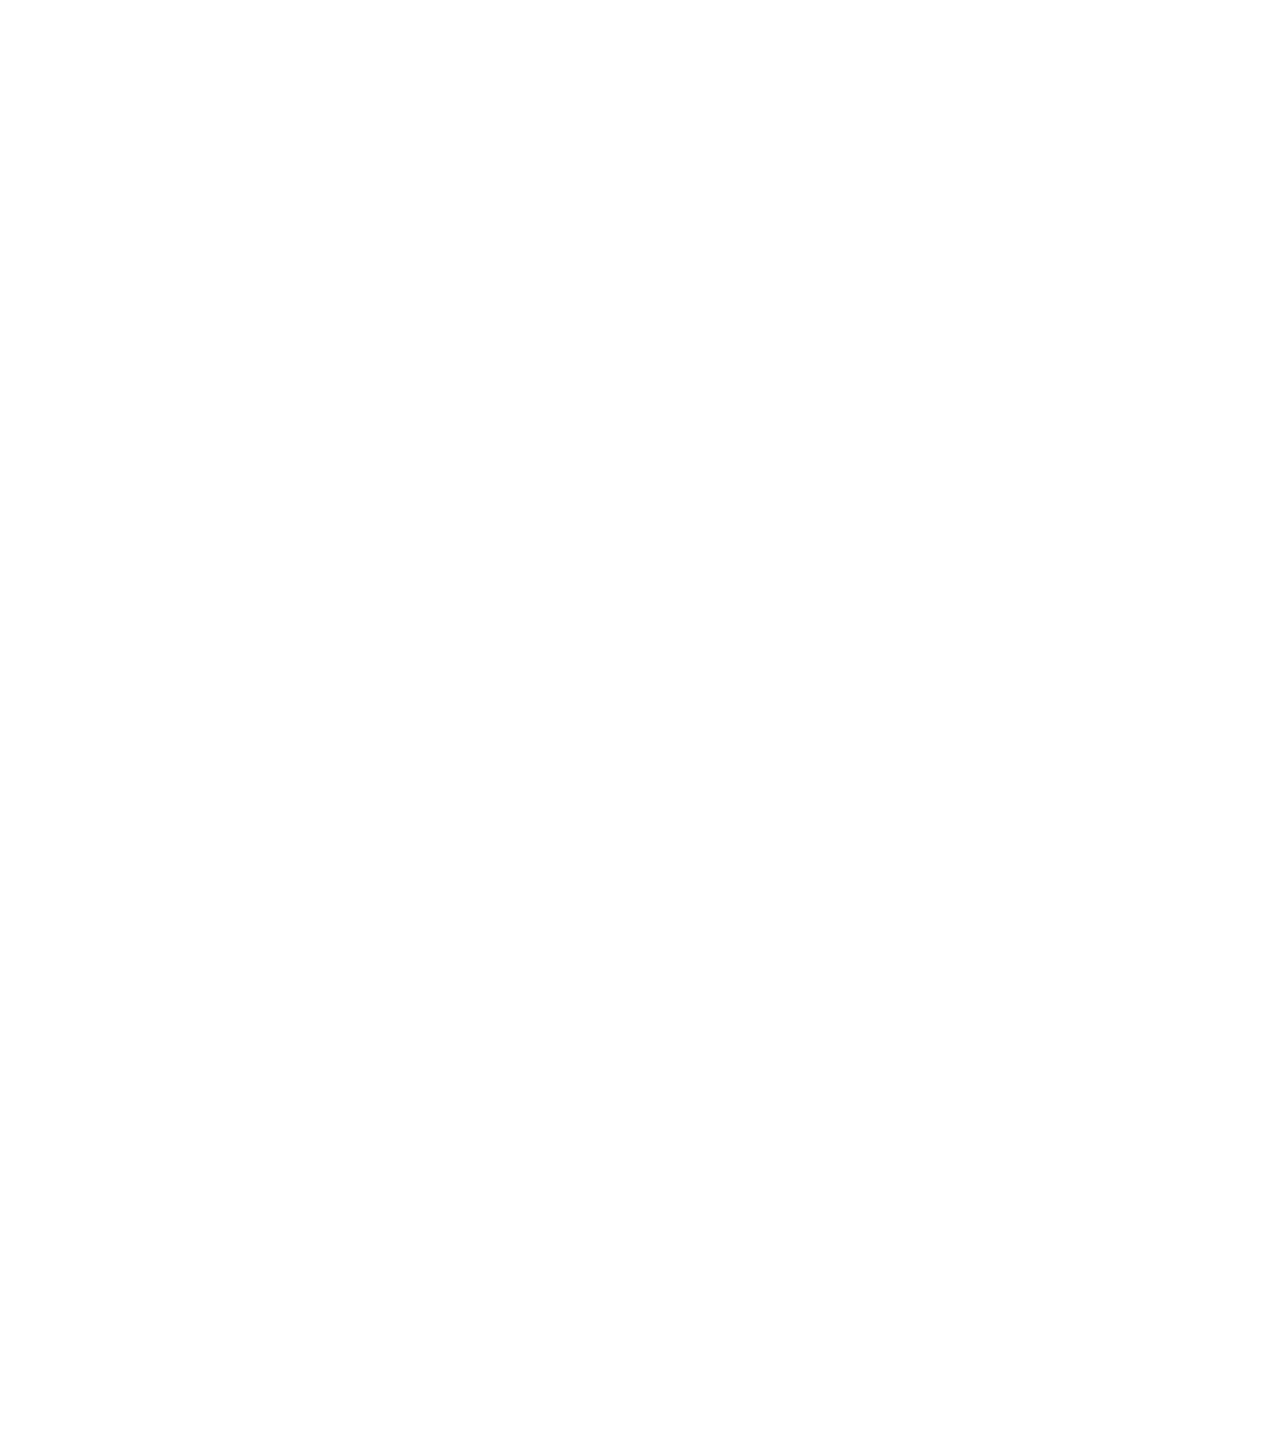
<file: src/main/resources/static/bower_components/tether/examples/testbed/index.html>
<!DOCTYPE html>
<html>
    <head>
        <meta charset="utf-8">
        <meta http-equiv="X-UA-Compatible" content="chrome=1">
        <meta name="viewport" content="width=device-width, initial-scale=1, user-scalable=no">
        <link rel="stylesheet" href="../resources/css/base.css" />
        <link rel="stylesheet" href="../common/css/style.css" />
    </head>
    <body>

        <div class="element">
        </div>

        <div class="container">
            <div class="pad"></div>
            <div class="target"></div>
            <div class="pad"></div>
            <div class="pad"></div>
        </div>

        <script src="//github.hubspot.com/tether/dist/js/tether.js"></script>
        <script>
            new Tether({
                element: '.element',
                target: '.target',
                attachment: 'top center',
                targetAttachment: 'bottom center',
                constraints: [{
                  to: 'scrollParent',
                  attachment: 'together'
                }]
            });
        </script>
    </body>
  </html>
</file>
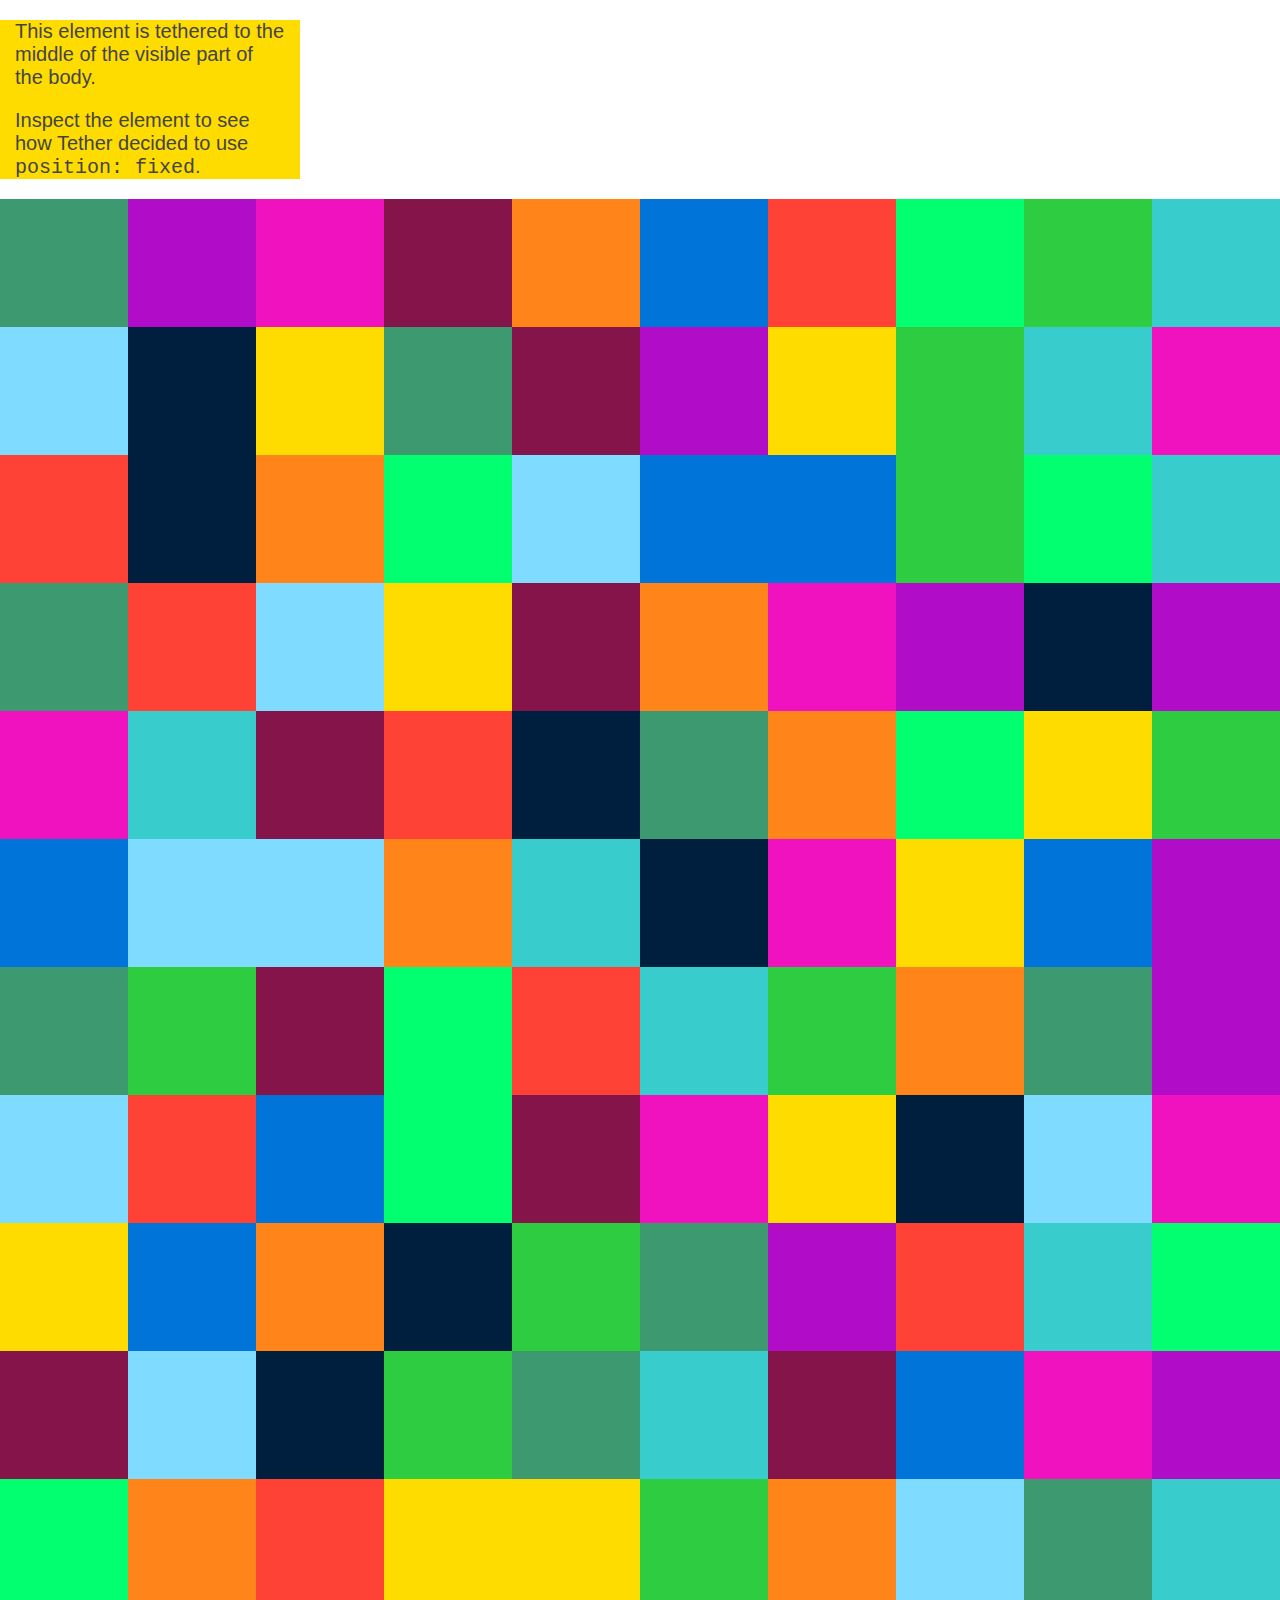
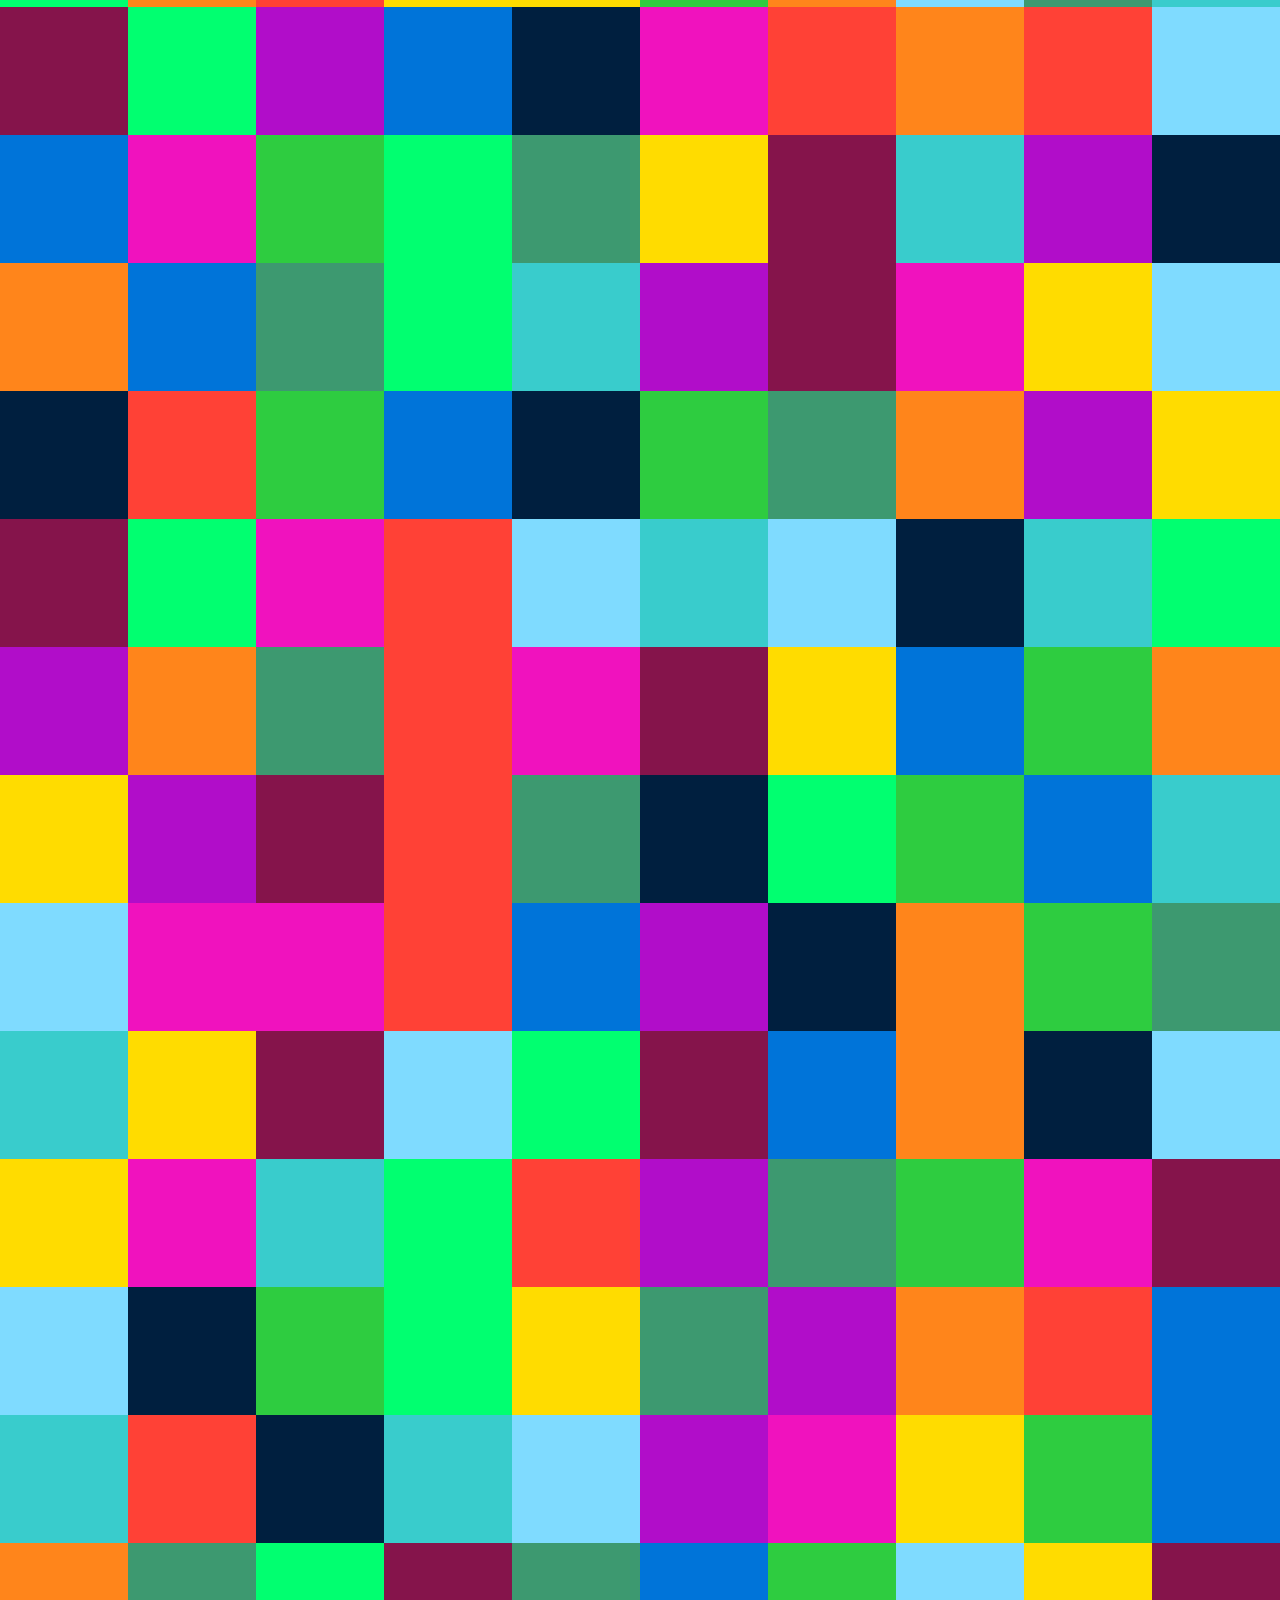
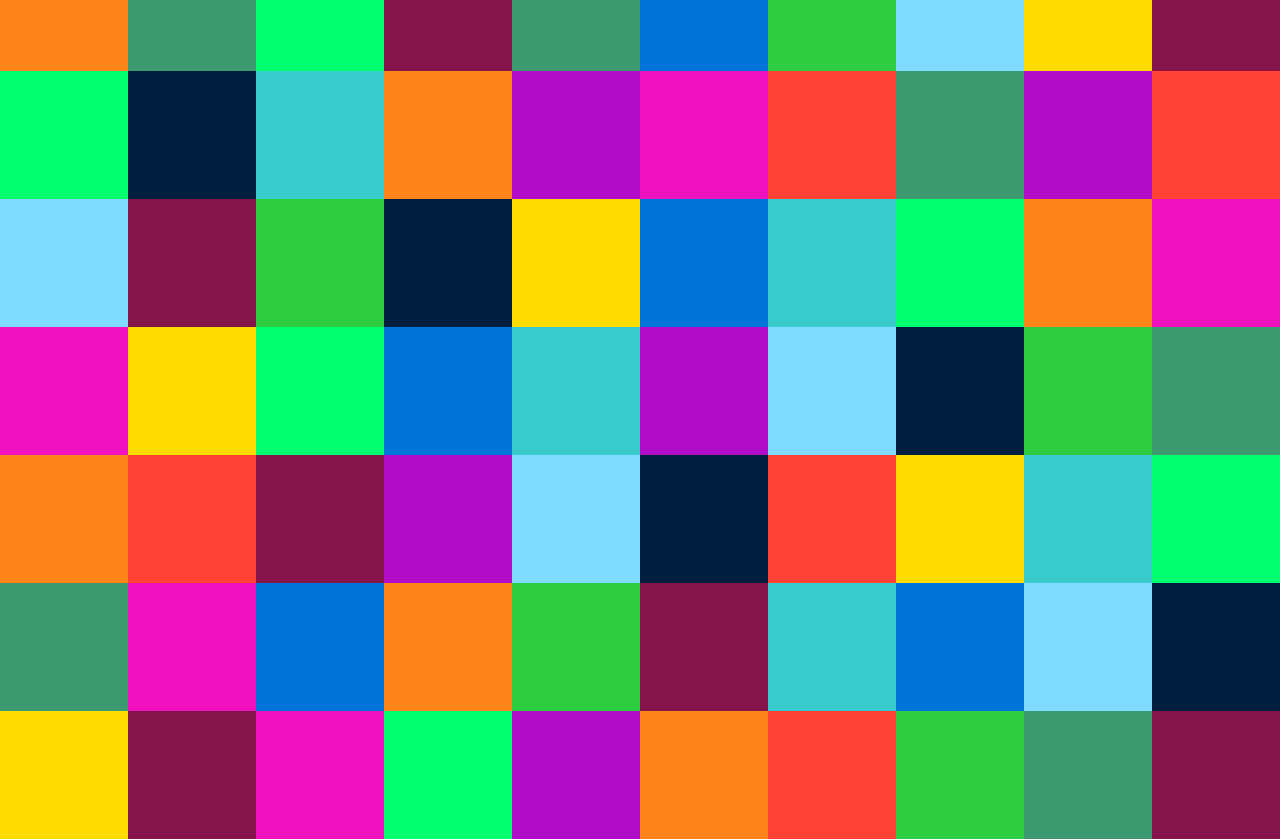
<file: src/main/resources/static/bower_components/tether/examples/viewport/index.html>
<!DOCTYPE html>
<html>
  <head>
    <link rel="stylesheet" href="../resources/css/base.css" />
    <link rel="stylesheet" href="./colors.css" />
    <style>
      * {
        box-sizing: border-box;
      }

      .element {
        background-color: #FFDC00;
        width: 80%;
        max-width: 300px;
        padding: 0 15px;
        font-size: 20px;
        box-shadow: 0 0 0 2px rgba(255, 255, 255, 0.3);
      }

      @media (max-width: 380px) {
        .element {
          font-size: 16px;
        }
      }

      .bit {
        width: 10vw;
        height: 10vw;
        float: left;
      }
    </style>
  </head>
  <body>
    <div class="element">
      <p>This element is tethered to the middle of the visible part of the body.</p>

      <p>Inspect the element to see how Tether decided
      to use <code>position: fixed</code>.</p>
    </div>

    <script src="//github.hubspot.com/tether/dist/js/tether.js"></script>
    <script>
      new Tether({
        element: '.element',
        target: document.body,
        attachment: 'middle center',
        targetAttachment: 'middle center',
        targetModifier: 'visible'
      });
    </script>

    <script>
      // Random colors bit, don't mind this
      colors = ['navy', 'blue', 'aqua', 'teal', 'olive', 'green', 'lime',
        'yellow', 'orange', 'red', 'fuchsia', 'purple', 'maroon'];

      curColors = null;
      for(var i=300; i--;){
        if (!curColors || !curColors.length)
          curColors = colors.slice(0);

        var bit = document.createElement('div')
        var index = (Math.random() * curColors.length)|0;
        bit.className = 'bit bg-' + curColors[index]
        curColors.splice(index, 1);
        document.body.appendChild(bit);
      }
    </script>
  </body>
</html>
</file>
<file: src/main/resources/static/bower_components/tether/examples/resources/css/base.css>
body {
    font-family: "Helvetica Neue", sans-serif;
    color: #444;
    margin: 0px;
}

a {
    cursor: pointer;
    color: blue;
}
</file>
<file: src/main/resources/static/bower_components/tether/examples/common/css/style.css>
body {
    min-height: 3000px;
}
.element {
    width: 200px;
    height: 200px;
    background-color: #fe8;
    position: absolute;
    z-index: 6;
}

.target {
    width: 300px;
    height: 50px;
    margin: 0 35%;
    background-color: #4e9;
}

.container {
    height: 600px;
    overflow: scroll;
    width: 600px;
    border: 20px solid #CCC;
    margin-top: 100px;
}

body {
    padding: 15px;
}

body > .container {
    margin: 0 auto;
}

.pad {
    height: 400px;
    width: 100px;
}

.instructions {
    width: 100%;
    text-align: center;
    font-size: 24px;
    padding: 15px;
    background-color: rgba(210, 180, 140, 0.4);
    margin: -15px -15px 0 -15px;
}
</file>
<file: src/main/resources/static/bower_components/tether/examples/viewport/colors.css>
@charset "UTF-8";
/****

   colors.css v1.0 For a friendlier looking web
   MIT License • http://clrs.cc • http://github.com/mrmrs/colors

   Author: mrmrs
           http://mrmrs.cc
           @mrmrs_

****/
/*

   SKINS
   • Backgrounds
   • Colors

*/
/* Backgrounds */
.bg-navy {
  background-color: #001f3f; }

.bg-blue {
  background-color: #0074d9; }

.bg-aqua {
  background-color: #7fdbff; }

.bg-teal {
  background-color: #39cccc; }

.bg-olive {
  background-color: #3d9970; }

.bg-green {
  background-color: #2ecc40; }

.bg-lime {
  background-color: #01ff70; }

.bg-yellow {
  background-color: #ffdc00; }

.bg-orange {
  background-color: #ff851b; }

.bg-red {
  background-color: #ff4136; }

.bg-fuchsia {
  background-color: #f012be; }

.bg-purple {
  background-color: #b10dc9; }

.bg-maroon {
  background-color: #85144b; }

.bg-white {
  background-color: white; }

.bg-gray {
  background-color: #aaaaaa; }

.bg-silver {
  background-color: #dddddd; }

.bg-black {
  background-color: #111111; }

/* Colors */
.navy {
  color: #001f3f; }

.blue {
  color: #0074d9; }

.aqua {
  color: #7fdbff; }

.teal {
  color: #39cccc; }

.olive {
  color: #3d9970; }

.green {
  color: #2ecc40; }

.lime {
  color: #01ff70; }

.yellow {
  color: #ffdc00; }

.orange {
  color: #ff851b; }

.red {
  color: #ff4136; }

.fuchsia {
  color: #f012be; }

.purple {
  color: #b10dc9; }

.maroon {
  color: #85144b; }

.white {
  color: white; }

.silver {
  color: #dddddd; }

.gray {
  color: #aaaaaa; }

.black {
  color: #111111; }

/* PRETTIER LINKS */
a {
  text-decoration: none;
  -webkit-transition: color .3s ease-in-out;
  transition: color .3s ease-in-out; }

a:link {
  color: #0074d9;
  -webkit-transition: color .3s ease-in-out;
  transition: color .3s ease-in-out; }

a:visited {
  color: #b10dc9; }

a:hover {
  color: #7fdbff;
  -webkit-transition: color .3s ease-in-out;
  transition: color .3s ease-in-out; }

a:active {
  color: #ff851b;
  -webkit-transition: color .3s ease-in-out;
  transition: color .3s ease-in-out; }
</file>
